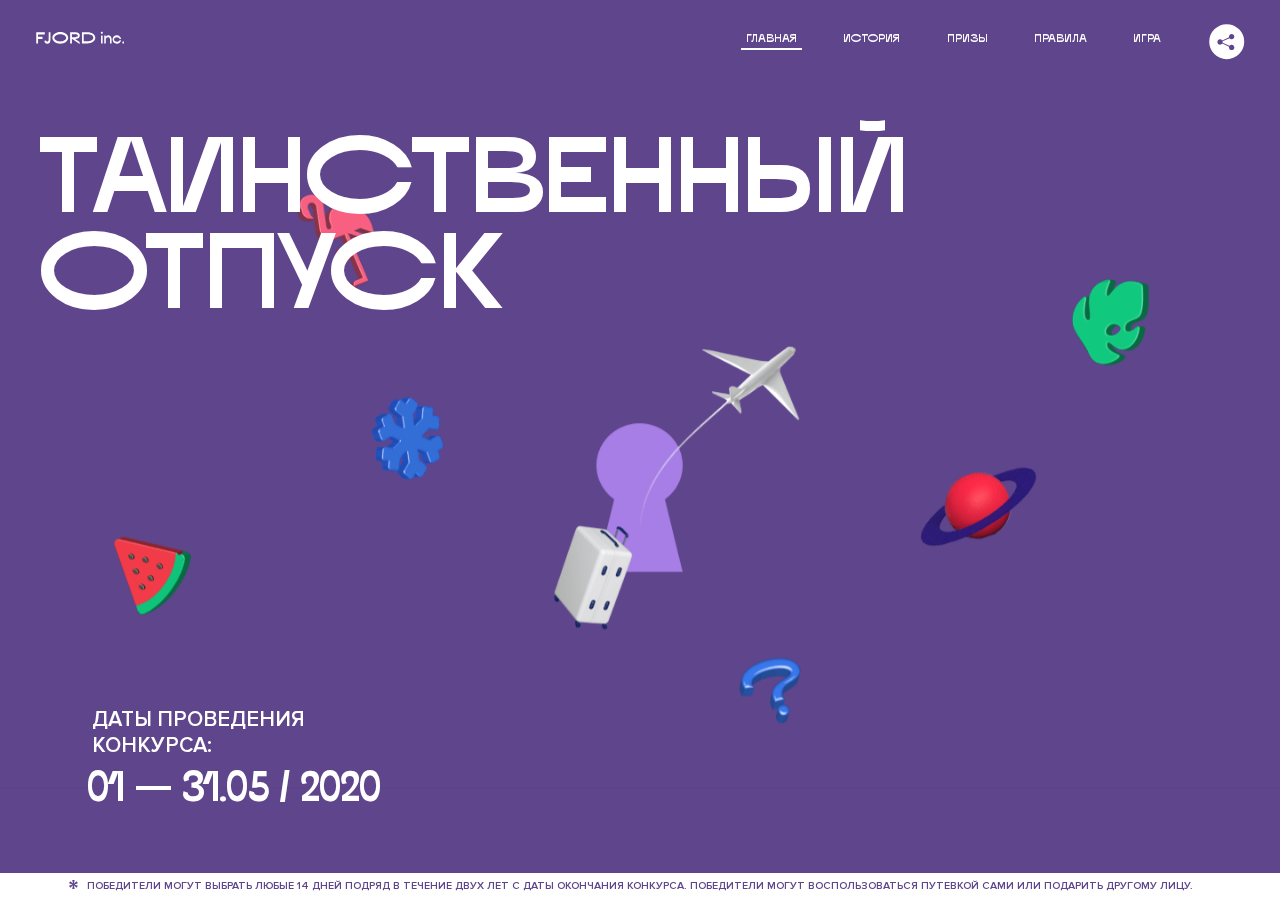
<file: 1/index.html>
<!DOCTYPE html>
<html lang="ru">
<head>
  <meta charset="UTF-8">
  <meta name="description" content="">
  <meta name="viewport" content="width=device-width, initial-scale=1.0">
  <meta http-equiv="X-UA-Compatible" content="ie=edge">
  <title>Mysterious Vacation</title>
  <link rel="stylesheet" href="css/style.min.css">
<link href="css/style.min.css" rel="stylesheet">  <base href="https://htmlacademy-animation.github.io/488939-magic-vacation-1/1/">
</head>
<body>

  <header class="page-header js-header">
    <div class="page-header__wrapper">
      <a href="#" class="page-header__logo" aria-label="Перейти на страницу FJORD.Inc">
        <svg width="100" height="15" viewBox="0 0 100 15" fill="none" xmlns="http://www.w3.org/2000/svg">
          <path d="M0.26 1.4V14H2.276V8.906H7.334V6.44H2.276V3.848H9.872V1.4H0.26ZM12.733 14.36C15.127 14.36 16.243 12.65 16.243 9.5V1.4H14.263V8.96C14.263 11.21 13.723 11.876 12.733 11.876C11.833 11.876 11.473 11.3 11.347 10.58L9.36702 10.94C9.63702 13.046 10.663 14.36 12.733 14.36ZM18.3918 7.7C18.3918 11.372 22.3878 14.36 27.3198 14.36C32.2518 14.36 36.2478 11.372 36.2478 7.7C36.2478 4.028 32.2518 1.04 27.3198 1.04C22.3878 1.04 18.3918 4.028 18.3918 7.7ZM20.6058 7.7C20.6058 5.378 23.6118 3.524 27.3198 3.524C30.9918 3.524 33.9798 5.378 33.9798 7.7C33.9798 10.004 30.9918 11.858 27.3198 11.858C23.6118 11.858 20.6058 10.004 20.6058 7.7ZM40.403 14V8.906H40.799L49.079 14.702V12.38L44.039 8.906H44.201C47.999 8.906 49.277 7.304 49.277 5.162C49.277 3.092 47.999 1.4 44.201 1.4H38.387V14H40.403ZM43.535 3.722C45.785 3.722 47.045 4.136 47.045 5.432C47.045 6.764 45.785 7.034 43.535 7.034H40.403V3.722H43.535ZM51.6936 1.382V14H57.8676C62.7456 14 66.7236 11.534 66.7236 7.7C66.7236 3.848 62.7456 1.382 57.8676 1.382H51.6936ZM53.7096 11.624V3.722H57.5436C61.5396 3.722 64.4916 5.018 64.4916 7.7C64.4916 10.238 61.5396 11.624 57.5436 11.624H53.7096ZM73.1832 14.018H74.9832V5H73.1832V14.018ZM72.9132 1.976C72.9132 2.57 73.3992 3.092 74.0832 3.092C74.7492 3.092 75.2352 2.57 75.2352 1.976C75.2352 1.382 74.7672 0.805999 74.0832 0.805999C73.3812 0.805999 72.9132 1.382 72.9132 1.976ZM76.7867 14H78.5687V9.104C78.7487 8.006 79.5947 6.962 81.0887 6.962C82.1147 6.962 83.2667 7.448 83.2667 9.554V14H85.0487V9.014C85.0487 6.152 83.2307 4.73 81.3587 4.73C79.9187 4.73 79.0727 5.558 78.5687 6.854V5H76.7867V14ZM90.9898 14.27C93.5098 14.27 95.3818 12.506 95.7238 10.328H94.0498C93.7258 11.3 92.6998 12.02 90.9898 12.02C88.8478 12.02 87.7678 10.922 87.7678 9.59C87.7678 8.24 88.8478 6.962 90.9898 6.962C92.7538 6.962 93.7978 7.844 94.0858 8.924H95.7418C95.4358 6.71 93.6178 4.73 90.9898 4.73C88.0918 4.73 86.1298 7.124 86.1298 9.59C86.1298 12.074 88.1278 14.27 90.9898 14.27ZM97.0693 12.938C97.0693 13.658 97.5553 14.144 98.2753 14.144C98.9953 14.144 99.4813 13.658 99.4813 12.938C99.4813 12.2 98.9953 11.714 98.2753 11.714C97.5553 11.714 97.0693 12.2 97.0693 12.938Z" fill="currentColor"></path>
        </svg>
      </a>
      <button class="page-header__toggler js-menu-toggler" type="button" aria-label="Управление мобильным меню"><span>Меню</span></button>
      <nav class="page-header__nav">
        <div class="page-header__menu js-menu" id="menu">
          <ul>
            <li>
              <a class="js-menu-link active" href="#top" data-href="top">главная</a>
            </li>
            <li>
              <a class="js-menu-link" href="#story" data-href="story">история</a>
            </li>
            <li>
              <a class="js-menu-link" href="#prizes" data-href="prizes">призы</a>
            </li>
            <li>
              <a class="js-menu-link" href="#rules" data-href="rules">правила</a>
            </li>
            <li>
              <a class="js-menu-link" href="#game" data-href="game">игра</a>
            </li>
          </ul>
        </div>
        <div class="page-header__social">
          <div class="social-block js-social-block">
            <button class="social-block__toggler" aria-label="Управлять блоком с социальными кнопками">
              <svg width="26" height="22" viewBox="0 0 27 22" fill="none" xmlns="http://www.w3.org/2000/svg">
                <path d="M19.6721 7.43664C21.6273 7.43664 23.213 5.85095 23.213 3.89566C23.213 1.94037 21.6273 0.354675 19.6721 0.354675C17.7168 0.354675 16.1311 1.94037 16.1311 3.89566C16.1311 4.19968 16.1728 4.49178 16.2458 4.77345L7.21751 8.95527C6.57519 8.05214 5.52303 7.46049 4.33078 7.46049C2.37549 7.46049 0.789795 9.04618 0.789795 11.0015C0.789795 12.9568 2.37549 14.5425 4.33078 14.5425C5.52303 14.5425 6.57668 13.9508 7.21751 13.0477L16.2458 17.2295C16.1743 17.5112 16.1311 17.8033 16.1311 18.1073C16.1311 20.0626 17.7168 21.6483 19.6721 21.6483C21.6273 21.6483 23.213 20.0626 23.213 18.1073C23.213 16.152 21.6273 14.5663 19.6721 14.5663C18.4798 14.5663 17.4262 15.158 16.7853 16.0611L7.75701 11.8793C7.82854 11.5976 7.87176 11.3055 7.87176 11.0015C7.87176 10.6974 7.83003 10.4053 7.75701 10.1237L16.7853 5.94186C17.4262 6.84499 18.4783 7.43664 19.6721 7.43664Z" fill="currentColor"></path>
              </svg>
            </button>
            <ul class="social-block__list js-social-list">
              <li>
                <a class="social-block__link social-block__link--fb" href="#" aria-label="Мы на Facebook">
                  <svg width="8" height="17" viewBox="0 0 8 17" fill="none" xmlns="http://www.w3.org/2000/svg">
                    <path d="M4.24646 16.9899H1.09275L1.05793 8.49828H0V5.30707H1.05793V3.81124C1.05793 1.42084 2.57654 0 5.21735 0H7.41758V3.18585H5.30841C4.28262 3.18585 4.2478 3.48582 4.2478 4.24914V5.30707H7.42964L7.16716 8.49828H4.2478V16.9899H4.24646Z" fill="currentColor"></path>
                  </svg>
                </a>
              </li>
              <li>
                <a class="social-block__link social-block__link--insta" href="#" aria-label="Мы в Instagram">
                  <svg width="15" height="15" viewBox="0 0 15 15" fill="none" xmlns="http://www.w3.org/2000/svg">
                    <path d="M11.0197 0H4.19806C2.14246 0 0.471191 1.66993 0.471191 3.72285V10.5499C0.471191 12.6082 2.14112 14.2727 4.19806 14.2727H11.0197C13.0753 14.2727 14.7466 12.6082 14.7466 10.5499V3.72285C14.7466 1.67127 13.0753 0 11.0197 0ZM11.0197 12.4849H4.19806C3.13076 12.4849 2.26432 11.6158 2.26432 10.5512V3.72419C2.26432 2.65956 3.13076 1.79715 4.19806 1.79715H11.0197C12.087 1.79715 12.9535 2.6609 12.9535 3.72419V10.5512C12.9535 11.6145 12.087 12.4849 11.0197 12.4849Z" fill="currentColor"></path>
                    <path d="M7.60887 3.11084C5.38989 3.11084 3.58203 4.9187 3.58203 7.14036C3.58203 9.35532 5.38989 11.1645 7.60887 11.1645C9.83053 11.1645 11.6357 9.35666 11.6357 7.14036C11.6357 4.9187 9.83053 3.11084 7.60887 3.11084ZM7.60887 9.36871C6.37551 9.36871 5.37784 8.37372 5.37784 7.14036C5.37784 5.90699 6.37551 4.90665 7.60887 4.90665C8.83822 4.90665 9.84259 5.90833 9.84259 7.14036C9.84392 8.37238 8.83822 9.36871 7.60887 9.36871Z" fill="currentColor"></path>
                    <path d="M11.3573 2.35962C10.8256 2.35962 10.3931 2.79752 10.3931 3.32381C10.3931 3.85546 10.8256 4.29336 11.3573 4.29336C11.8862 4.29336 12.3215 3.85546 12.3215 3.32381C12.3215 2.79752 11.8862 2.35962 11.3573 2.35962Z" fill="currentColor"></path>
                  </svg>
                </a>
              </li>
              <li>
                <a class="social-block__link social-block__link--vk" href="#" aria-label="Мы ВКонтакте">
                  <svg width="17" height="10" viewBox="0 0 17 10" fill="none" xmlns="http://www.w3.org/2000/svg">
                    <path d="M14.1234 4.9002C14.1234 4.9002 16.3623 1.72708 16.5866 0.680242C16.6595 0.312285 16.4947 0.103188 16.1069 0.103188C16.1069 0.103188 14.8193 0.103188 14.168 0.103188C13.7235 0.103188 13.5587 0.293278 13.4235 0.579768C13.4235 0.579768 12.3724 2.82553 11.0969 4.24712C10.6861 4.70333 10.4781 4.84318 10.2511 4.84318C10.0646 4.84318 9.98625 4.6911 9.98625 4.27834V0.649016C9.98625 0.147997 9.92545 0.00135496 9.5066 0.00135496H6.39628C6.15578 0.00135496 6.0085 0.134417 6.0085 0.324506C6.0085 0.801084 6.73406 0.908351 6.73406 2.20231V4.87305C6.73406 5.40529 6.70569 5.61575 6.45303 5.61575C5.78016 5.61575 4.19528 3.30618 3.30623 0.678887C3.12923 0.145282 2.93737 0 2.43475 0H0.486409C0.205373 0 0 0.190085 0 0.476576C0 0.991172 0.60666 3.40801 2.99277 6.64358C4.59927 8.8201 6.70569 10 8.60269 10C9.76196 10 10.0416 9.80312 10.0416 9.31432V7.63883C10.0416 7.22607 10.2065 7.04956 10.4429 7.04956C10.7078 7.04956 11.1847 7.13238 12.2805 8.22268C13.5843 9.47862 13.6762 10 14.3896 10H16.5676C16.7919 10 17 9.89273 17 9.52342C17 9.02919 16.3623 8.15343 15.384 7.10659C14.9801 6.56755 14.3302 5.98914 14.1248 5.72301C13.8275 5.40801 13.9154 5.23014 14.1234 4.9002Z" fill="currentColor"></path>
                  </svg>
                </a>
              </li>
            </ul>
          </div>
        </div>
      </nav>
    </div>
  </header>

  <main class="page-content">

    <section class="animation-screen"></section>

    <section class="screen screen--hidden screen--intro js-scrollspy" id="top">
      <div class="screen__wrapper">
        <div class="intro">
          <h1 class="intro__title">Таинственный отпуск</h1>
          <div class="intro__content">
            <div class="intro__info">
              <p class="intro__label">Даты проведения конкурса:</p>
              <p class="intro__date">01 — 31.05 / 2020</p>
            </div>
            <div class="intro__message">
              <p>
                Отгадай первым место назначения и&nbsp;отправься в&nbsp;путешествие в&nbsp;любое время или получи один из многочисленных призов
                <svg width="16" height="16" viewBox="0 0 10 10" fill="none" xmlns="http://www.w3.org/2000/svg">
                  <path d="M0 6.35337L3.90271 4.99012L0 3.64663L1.34615 1.32374L4.44287 4.01073L3.67364 0H6.34615L5.57692 4.01073L8.65385 1.32374L10 3.64663L6.13405 4.99012L10 6.35337L8.65385 8.65651L5.57692 5.98927L6.34615 10H3.67364L4.44287 5.96952L1.34615 8.65651L0 6.35337Z" fill="currentColor"></path>
                </svg>
              </p>
            </div>
          </div>
        </div>
      </div>
      <div class="screen__footer js-footer">
        <button class="screen__footer-enlarge js-footer-toggler" type="button" aria-label="Показать сообщение">
          <svg width="10" height="10" viewBox="0 0 10 10" fill="none" xmlns="http://www.w3.org/2000/svg">
            <path d="M0 6.35337L3.90271 4.99012L0 3.64663L1.34615 1.32374L4.44287 4.01073L3.67364 0H6.34615L5.57692 4.01073L8.65385 1.32374L10 3.64663L6.13405 4.99012L10 6.35337L8.65385 8.65651L5.57692 5.98927L6.34615 10H3.67364L4.44287 5.96952L1.34615 8.65651L0 6.35337Z" fill="currentColor"></path>
          </svg>
        </button>
        <button class="screen__footer-collapse js-footer-toggler" type="button" aria-label="Скрыть сообщение">
          <svg width="13" height="13" viewBox="0 0 13 13" fill="none" xmlns="http://www.w3.org/2000/svg">
            <line x1="12.3536" y1="0.353553" x2="0.738349" y2="11.9688" stroke="currentColor"></line>
            <line x1="0.738319" y1="0.539925" x2="12.3535" y2="12.1551" stroke="currentColor"></line>
          </svg>
        </button>
        <div class="screen__footer-wrapper">
          <div class="screen__footer-announce">
            <p class="screen__footer-label">Даты проведения конкурса:</p>
            <p class="screen__footer-date">01 — 31.05 / 2020</p>
          </div>
          <div class="screen__footer-note">
            <p>
              <svg width="10" height="10" viewBox="0 0 10 10" fill="none" xmlns="http://www.w3.org/2000/svg">
                <path d="M0 6.35337L3.90271 4.99012L0 3.64663L1.34615 1.32374L4.44287 4.01073L3.67364 0H6.34615L5.57692 4.01073L8.65385 1.32374L10 3.64663L6.13405 4.99012L10 6.35337L8.65385 8.65651L5.57692 5.98927L6.34615 10H3.67364L4.44287 5.96952L1.34615 8.65651L0 6.35337Z" fill="currentColor"></path>
              </svg>
              <span>Победители могут выбрать любые 14 дней подряд в&nbsp;течение двух лет с&nbsp;даты окончания конкурса. Победители могут воспользоваться путевкой сами или подарить другому лицу.</span>
            </p>
          </div>
        </div>
      </div>
    </section>

    <section class="screen screen--hidden screen--story js-scrollspy" id="story">

      <div class="slider swiper-container js-slider">

        <div class="swiper-wrapper">

          <div class="slider__item swiper-slide">
            <h2 class="slider__item-title">История</h2>
            <p class="slider__item-text">Джеймс Таргет был основателем компании &laquo;Fjord Inc.&raquo;. С&nbsp;1965 года &laquo;Fjord Inc.&raquo; прославилась надёжными и&nbsp;удобными чемоданами и&nbsp;аксессуарами для туристов.</p>
          </div>

          <div class="slider__item swiper-slide">
            <p class="slider__item-text">Когда Джеймсу было 7&nbsp;лет, в&nbsp;их&nbsp;доме гостил дядюшка и&nbsp;развлекал детей рассказами о&nbsp;своей поездке в&nbsp;место, показавшееся малышу Таргету невероятным. Тогда Джеймс решил, что однажды посетит его, но&nbsp;не&nbsp;будет рассказывать о&nbsp;мечте, пока не&nbsp;осуществит.</p>
          </div>

          <div class="slider__item swiper-slide">
            <p class="slider__item-text">Джеймс Таргет стал увлеченным путешественником. Он&nbsp;посетил 5&nbsp;континентов, 126&nbsp;стран.</p>
          </div>

          <div class="slider__item swiper-slide">
            <p class="slider__item-text">Он&nbsp;сплавлялся по&nbsp;Амазонке и&nbsp;погружался в&nbsp;пещеры Франции, медитировал в&nbsp;горах Тибета и&nbsp;пожимал руку вождя племени Акугауа.</p>
          </div>

          <div class="slider__item swiper-slide">
            <p class="slider__item-text">Из&nbsp;своих поездок Джеймс Таргет привозил идеи, как сделать свои чемоданы &laquo;Fjord Inc.&raquo; удобными и&nbsp;приспособленными к&nbsp;разным дорожным условиям.</p>
          </div>

          <div class="slider__item swiper-slide">
            <p class="slider__item-text">Всё это время Джеймс не&nbsp;оставлял идею поездки своей мечты. Однако, как только он&nbsp;брался за&nbsp;планирование, возникали препятствия, не&nbsp;позволяющие отправиться туда.</p>
          </div>

          <div class="slider__item swiper-slide">
            <p class="slider__item-text">В&nbsp;возрасте 67&nbsp;лет Джеймс Таргет попал под лавину и&nbsp;погиб. В&nbsp;своём завещании он&nbsp;поручил отправить в&nbsp;заветное путешествие трёх смельчаков, единых с&nbsp;ним духом.</p>
          </div>

          <div class="slider__item swiper-slide">
            <p class="slider__item-text">Тех, кто сможет узнать таинственное место, задавая вопросы специально обученному ИИ&nbsp;&laquo;Соне&raquo;, ждет фантастическое путешествие.</p>
          </div>
        </div>
        <div class="slider__controls">
          <button class="slider__control slider__control--prev js-control-prev" type="button" aria-label="Показать предыдущую историю">
            <svg width="12" height="22" viewBox="0 0 12 22" fill="none" xmlns="http://www.w3.org/2000/svg">
              <path d="M11 1L1 11L11 21" stroke="currentColor" stroke-width="2" stroke-linejoin="round"></path>
            </svg>
          </button>
          <button class="slider__control slider__control--next js-control-next" type="button" aria-label="Показать следующую историю">
            <svg width="12" height="22" viewBox="0 0 12 22" fill="none" xmlns="http://www.w3.org/2000/svg">
              <path d="M1 1L11 11L1 21" stroke="currentColor" stroke-width="2" stroke-linejoin="round"></path>
            </svg>
          </button>
        </div>
        <div class="slider__pagination swiper-pagination"></div>
      </div>
    </section>

    <section class="screen screen--hidden screen--prizes js-scrollspy" id="prizes">
      <div class="screen__wrapper">
        <div class="prizes">
          <h2 class="prizes__title">ПРизы</h2>
          <div class="prizes__lead">
            <p>Найди ответ и&nbsp;получи один из&nbsp;призов:</p>
          </div>
          <ul class="prizes__list">
            <li class="prizes__item prizes__item--journeys">
              <div class="prizes__icon">
                <picture>
                  <source srcset="img/prize1-mob.svg" media="(orientation: portrait)">
                  <img src="img/prize1.svg" alt="">
                </picture>
              </div>
              <p class="prizes__desc">
                <b>3</b>
                <span>загадочных путешествия</span>
              </p>
            </li>
            <li class="prizes__item prizes__item--cases">
              <div class="prizes__icon">
                <picture>
                  <source srcset="img/prize2-mob.svg" media="(orientation: portrait)">
                  <img src="img/prize2.svg" alt="">
                </picture>
              </div>
              <p class="prizes__desc">
                <b>7</b>
                <span>надежных чемоданов</span>
              </p>
            </li>
            <li class="prizes__item prizes__item--codes">
              <div class="prizes__icon">
                <picture>
                  <source srcset="img/prize3-mob.svg" media="(orientation: portrait)">
                  <img src="img/prize3.svg" alt="">
                </picture>
              </div>
              <p class="prizes__desc">
                <b>900</b>
                <span>
                  промокодов на&nbsp;скидку 15%
                  <svg width="10" height="10" viewBox="0 0 10 10" fill="none" xmlns="http://www.w3.org/2000/svg">
                    <path d="M0 6.35337L3.90271 4.99012L0 3.64663L1.34615 1.32374L4.44287 4.01073L3.67364 0H6.34615L5.57692 4.01073L8.65385 1.32374L10 3.64663L6.13405 4.99012L10 6.35337L8.65385 8.65651L5.57692 5.98927L6.34615 10H3.67364L4.44287 5.96952L1.34615 8.65651L0 6.35337Z" fill="currentColor"></path>
                  </svg>
                </span>
              </p>
            </li>
          </ul>
        </div>
      </div>
      <div class="screen__footer js-footer">
        <button class="screen__footer-enlarge js-footer-toggler" type="button" aria-label="Показать сообщение">
          <svg width="10" height="10" viewBox="0 0 10 10" fill="none" xmlns="http://www.w3.org/2000/svg">
            <path d="M0 6.35337L3.90271 4.99012L0 3.64663L1.34615 1.32374L4.44287 4.01073L3.67364 0H6.34615L5.57692 4.01073L8.65385 1.32374L10 3.64663L6.13405 4.99012L10 6.35337L8.65385 8.65651L5.57692 5.98927L6.34615 10H3.67364L4.44287 5.96952L1.34615 8.65651L0 6.35337Z" fill="currentColor"></path>
          </svg>
        </button>
        <button class="screen__footer-collapse js-footer-toggler" type="button" aria-label="Скрыть сообщение">
          <svg width="13" height="13" viewBox="0 0 13 13" fill="none" xmlns="http://www.w3.org/2000/svg">
            <line x1="12.3536" y1="0.353553" x2="0.738349" y2="11.9688" stroke="currentColor"></line>
            <line x1="0.738319" y1="0.539925" x2="12.3535" y2="12.1551" stroke="currentColor"></line>
          </svg>
        </button>
        <div class="screen__footer-wrapper">
          <div class="screen__footer-announce">
            <p class="screen__footer-label">Даты проведения конкурса:</p>
            <p class="screen__footer-date">01 — 31.05 / 2020</p>
          </div>
          <div class="screen__footer-note">
            <p>
              <svg width="10" height="10" viewBox="0 0 10 10" fill="none" xmlns="http://www.w3.org/2000/svg">
                <path d="M0 6.35337L3.90271 4.99012L0 3.64663L1.34615 1.32374L4.44287 4.01073L3.67364 0H6.34615L5.57692 4.01073L8.65385 1.32374L10 3.64663L6.13405 4.99012L10 6.35337L8.65385 8.65651L5.57692 5.98927L6.34615 10H3.67364L4.44287 5.96952L1.34615 8.65651L0 6.35337Z" fill="currentColor"></path>
              </svg>
              <span>Скидка&nbsp;15% на&nbsp;единоразовое приобретение путёвки с&nbsp;1&nbsp;июня 2020 по&nbsp;31&nbsp;мая 2022&nbsp;года. Суммируется с&nbsp;другими акциями</span>
            </p>
          </div>
        </div>
      </div>
    </section>

    <section class="screen screen--hidden screen--rules js-scrollspy" id="rules">
      <div class="screen__wrapper">
        <div class="rules">
          <h2 class="rules__title">Правила</h2>
          <div class="rules__lead">
            <p>Для того чтобы получить наследство Джеймса Таргета, тебе нужно выведать у&nbsp;&laquo;Сони&raquo;, куда предстоит отправиться тебе в&nbsp;случае победы</p>
          </div>
          <ol class="rules__list">
            <li class="rules__item">
              <p>Тебе отводится <br>5&nbsp;минут</p>
            </li>
            <li class="rules__item">
              <p>Задавай любые вопросы в&nbsp;текстовом поле</p>
            </li>
            <li class="rules__item">
              <p>Нажимай кнопку &laquo;Узнать&raquo;, чтобы получить ответ</p>
            </li>
            <li class="rules__item">
              <p>&laquo;Соня&raquo; может отвечать только&nbsp;Да или Нет</p>
            </li>
          </ol>
          <a href="#game" class="rules__link btn">Погнали!</a>
        </div>
      </div>
      <div class="screen__disclaimer">
        <div class="disclaimer">
          <ul>
            <li>
              <a href="#">Правовая информация</a>
            </li>
            <li>
              <a href="#">Подробные правила</a>
            </li>
          </ul>
        </div>
      </div>
    </section>

    <section class="screen screen--hidden screen--game js-scrollspy" id="game">
      <div class="screen__wrapper">
        <div class="game">
          <div class="game__header">
            <h2 class="game__title">Игра</h2>
            <div class="game__counter">
              <span>05</span>:<span>00</span>
            </div>
          </div>
          <div class="game__body">
            <div class="chat">
              <div class="chat__body js-chat">
                <ul class="chat__list" id="messages"></ul>
              </div>
              <div class="chat__footer">
                <form action="#" method="post" class="form" id="message-form">
                  <label for="message-field" class="visually-hidden">Поле для ввода вопроса</label>
                  <p class="form__wrap">
                    <input type="text" class="form__field" id="message-field">
                  </p>
                  <button class="form__button btn">
                    Узнать
                    <svg width="18" height="19" viewBox="0 0 18 19" fill="none" xmlns="http://www.w3.org/2000/svg">
                      <path stroke="currentColor" stroke-width="2" d="M9 19V1"></path>
                      <path d="M1 9l8-8 8 8" stroke="currentColor" stroke-width="2" stroke-linejoin="round"></path>
                    </svg>
                  </button>
                </form>
              </div>
            </div>
          </div>
          <!-- временные кнопки для показа результата -->
          <div class="game__buttons">
            <button class="game__button btn js-show-result" type="button" data-target="result">Положительный результат</button>
            <button class="game__button btn js-show-result" type="button" data-target="result2">Положительный результат - 2</button>
            <button class="game__button btn js-show-result" type="button" data-target="result3">Отрицательный результат</button>
          </div>
        </div>
      </div>
    </section>

    <section class="screen screen--hidden screen--result" id="result">
      <div class="screen__wrapper">
        <div class="result result--trip">
          <div class="result__image">
            <picture>
              <source srcset="img/result1-mob.png 1x, img/result1-mob@2x.png 2x" media="(max-width: 768px) and (orientation: portrait)">
              <img src="img/result1.png" srcset="img/result1@2x.png 2x" alt="">
            </picture>
          </div>
          <h2 class="result__title">
            <span class="visually-hidden">ПОбеда!</span>
            <svg xmlns="http://www.w3.org/2000/svg" viewBox="0 0 568.85 109.24">
              <path d="M16,24.44V92H2.6V8H75V92H61.52V24.44H16Z" transform="translate(-2.1 -1.5)" fill="none" stroke="currentColor"></path>
              <path d="M148.76,5.6c32.88,0,59.52,19.92,59.52,44.4s-26.64,44.4-59.52,44.4S89.24,74.48,89.24,50,115.88,5.6,148.76,5.6Zm0,72.12c24.48,0,44.4-12.36,44.4-27.72s-19.92-27.84-44.4-27.84C124,22.16,104,34.52,104,50S124,77.72,148.76,77.72Z" transform="translate(-2.1 -1.5)" fill="none" stroke="currentColor"></path>
              <path d="M287.36,8V24.44H236v14.4h25.32c25.44,0,34,11.16,34,26.52,0,15.6-8.52,26.64-34,26.64H222.56V8h64.8ZM256.88,76.52c15.12,0,23.52-2,23.52-11.52S272,54.44,256.88,54.44H236V76.52h20.88Z" transform="translate(-2.1 -1.5)" fill="none" stroke="currentColor"></path>
              <path d="M371.47,8V24.44H320.84V41.6h33.6V58h-33.6V75.56h50.64V92H307.4V8h64.08Z" transform="translate(-2.1 -1.5)" fill="none" stroke="currentColor"></path>
              <path d="M382.39,110.24V75.56h7.44c4.56-4.68,7.8-18.36,8.76-56L399,8h48.6V75.56h10v34.68H442.87V92H397v18.24H382.39Zm51.72-34.68V24.44H411.55v3.12c-0.48,22.44-3.24,37.68-7.2,48h29.76Z" transform="translate(-2.1 -1.5)" fill="none" stroke="currentColor"></path>
              <path d="M463.75,92l28-84h27.12l28.08,84H533.47l-7.8-23.52h-37.8L480.07,92H463.75Zm56.64-40L507,11.84,493.51,52h26.88Z" transform="translate(-2.1 -1.5)" fill="none" stroke="currentColor"></path>
              <path d="M554.12,70.4L555.55,2H569l1.44,68.4H554.12Zm8.28,6.36c4.8,0,8,3.24,8,8.16a8,8,0,1,1-16.08,0C554.35,80,557.59,76.76,562.39,76.76Z" transform="translate(-2.1 -1.5)" fill="none" stroke="currentColor"></path>
            </svg>
          </h2>
          <div class="result__text">
            <p>ты&nbsp;отправляешься в&nbsp;Арктику!</p>
          </div>
          <div class="result__form">
            <form action="#" method="post" class="form form--result">
              <label for="email-field" class="form__label">зарегистрируй результат</label>
              <input type="email" class="form__field" id="email-field" placeholder="e-mail для регистации результата и получения приза" required="">
              <button class="form__button btn">
                отправить
                <svg width="18" height="19" viewBox="0 0 18 19" fill="none" xmlns="http://www.w3.org/2000/svg">
                  <path stroke="currentColor" stroke-width="2" d="M9 19V1"></path>
                  <path d="M1 9l8-8 8 8" stroke="currentColor" stroke-width="2" stroke-linejoin="round"></path>
                </svg>
              </button>
            </form>
          </div>
        </div>
      </div>
    </section>

    <section class="screen screen--hidden screen--result" id="result2">
      <div class="screen__wrapper">
        <div class="result result--prize">
          <div class="result__image">
            <picture>
              <source srcset="img/result2-mob.png 1x, img/result2-mob@2x.png 2x" media="(max-width: 768px) and (orientation: portrait)">
              <img src="img/result2.png" srcset="img/result2@2x.png 2x" alt="">
            </picture>
          </div>
          <h2 class="result__title">
            <span class="visually-hidden">ПОбеда!</span>
            <svg xmlns="http://www.w3.org/2000/svg" viewBox="0 0 568.85 109.24">
              <path d="M16,24.44V92H2.6V8H75V92H61.52V24.44H16Z" transform="translate(-2.1 -1.5)" fill="none" stroke="currentColor"></path>
              <path d="M148.76,5.6c32.88,0,59.52,19.92,59.52,44.4s-26.64,44.4-59.52,44.4S89.24,74.48,89.24,50,115.88,5.6,148.76,5.6Zm0,72.12c24.48,0,44.4-12.36,44.4-27.72s-19.92-27.84-44.4-27.84C124,22.16,104,34.52,104,50S124,77.72,148.76,77.72Z" transform="translate(-2.1 -1.5)" fill="none" stroke="currentColor"></path>
              <path d="M287.36,8V24.44H236v14.4h25.32c25.44,0,34,11.16,34,26.52,0,15.6-8.52,26.64-34,26.64H222.56V8h64.8ZM256.88,76.52c15.12,0,23.52-2,23.52-11.52S272,54.44,256.88,54.44H236V76.52h20.88Z" transform="translate(-2.1 -1.5)" fill="none" stroke="currentColor"></path>
              <path d="M371.47,8V24.44H320.84V41.6h33.6V58h-33.6V75.56h50.64V92H307.4V8h64.08Z" transform="translate(-2.1 -1.5)" fill="none" stroke="currentColor"></path>
              <path d="M382.39,110.24V75.56h7.44c4.56-4.68,7.8-18.36,8.76-56L399,8h48.6V75.56h10v34.68H442.87V92H397v18.24H382.39Zm51.72-34.68V24.44H411.55v3.12c-0.48,22.44-3.24,37.68-7.2,48h29.76Z" transform="translate(-2.1 -1.5)" fill="none" stroke="currentColor"></path>
              <path d="M463.75,92l28-84h27.12l28.08,84H533.47l-7.8-23.52h-37.8L480.07,92H463.75Zm56.64-40L507,11.84,493.51,52h26.88Z" transform="translate(-2.1 -1.5)" fill="none" stroke="currentColor"></path>
              <path d="M554.12,70.4L555.55,2H569l1.44,68.4H554.12Zm8.28,6.36c4.8,0,8,3.24,8,8.16a8,8,0,1,1-16.08,0C554.35,80,557.59,76.76,562.39,76.76Z" transform="translate(-2.1 -1.5)" fill="none" stroke="currentColor"></path>
            </svg>
          </h2>
          <div class="result__text">
            <p>чемодан &laquo;Fjord&nbsp;Inc.&raquo;&nbsp;твой</p>
          </div>
          <div class="result__form">
            <form action="#" method="post" class="form form--result">
              <label for="email-field2" class="form__label">зарегистрируй результат</label>
              <input type="email" class="form__field" id="email-field2" placeholder="e-mail для регистации результата и получения приза" required="">
              <button class="form__button btn">
                отправить
                <svg width="18" height="19" viewBox="0 0 18 19" fill="none" xmlns="http://www.w3.org/2000/svg">
                  <path stroke="currentColor" stroke-width="2" d="M9 19V1"></path>
                  <path d="M1 9l8-8 8 8" stroke="currentColor" stroke-width="2" stroke-linejoin="round"></path>
                </svg>
              </button>
            </form>
          </div>
        </div>
      </div>
    </section>

    <section class="screen screen--hidden screen--result" id="result3">
      <div class="screen__wrapper">
        <div class="result result--negative">
          <div class="result__image">
            <picture>
              <source srcset="img/result3-mob.png 1x, img/result3-mob@2x.png 2x" media="(max-width: 768px) and (orientation: portrait)">
              <img src="img/result3.png" srcset="img/result3@2x.png 2x" alt="">
            </picture>
          </div>
          <h2 class="result__title">
            <span class="visually-hidden">Не угадал!</span>
            <svg xmlns="http://www.w3.org/2000/svg" viewBox="0 0 660.77 109.24">
              <path d="M2.66,92V8H16.1V42.2H53.3V8H66.74V92H53.3V58.64H16.1V92H2.66Z" transform="translate(-2.16 -1.5)" fill="none" stroke="currentColor"></path>
              <path d="M147.62,8V24.44H97V41.6h33.6V58H97V75.56h50.64V92H83.54V8h64.08Z" transform="translate(-2.16 -1.5)" fill="none" stroke="currentColor"></path>
              <path d="M199.22,8l20.52,42.36L235.34,8h16.44l-31,84H204.38l9.48-25.92L185.78,8h13.44Z" transform="translate(-2.16 -1.5)" fill="none" stroke="currentColor"></path>
              <path d="M273.74,24.44V92H260.3V8h50.16V24.44H273.74Z" transform="translate(-2.16 -1.5)" fill="none" stroke="currentColor"></path>
              <path d="M307.1,92l28-84h27.12l28.08,84H376.82L369,68.48h-37.8L323.42,92H307.1Zm56.64-40L350.3,11.84,336.86,52h26.88Z" transform="translate(-2.16 -1.5)" fill="none" stroke="currentColor"></path>
              <path d="M396.38,110.24V75.56h7.44c4.56-4.68,7.8-18.36,8.76-56L412.94,8h48.6V75.56h10v34.68H456.86V92H411v18.24H396.38ZM448.1,75.56V24.44H425.54v3.12c-0.48,22.44-3.24,37.68-7.2,48H448.1Z" transform="translate(-2.16 -1.5)" fill="none" stroke="currentColor"></path>
              <path d="M477.74,92l28-84h27.12L560.9,92H547.46l-7.8-23.52h-37.8L494.06,92H477.74Zm56.64-40-13.44-40.2L507.5,52h26.88Z" transform="translate(-2.16 -1.5)" fill="none" stroke="currentColor"></path>
              <path d="M568.7,76.88a13.77,13.77,0,0,0,5,1c6.6,0,10.44-6.24,12-58.32L586.22,8h46.2V92H619V24.44H598.82l-0.12,3.12C597.14,81,589,94.4,573.74,94.4a28.55,28.55,0,0,1-6.72-.84Z" transform="translate(-2.16 -1.5)" fill="none" stroke="currentColor"></path>
              <path d="M646.1,70.4L647.54,2H661l1.44,68.4H646.1Zm8.28,6.36c4.8,0,8,3.24,8,8.16a8,8,0,0,1-16.08,0C646.34,80,649.58,76.76,654.38,76.76Z" transform="translate(-2.16 -1.5)" fill="none" stroke="currentColor"></path>
            </svg>
          </h2>
          <button class="result__button js-play" type="button">
            не сдавайся!
            <span>
              <svg width="27" height="22" viewBox="0 0 27 22" fill="none" xmlns="http://www.w3.org/2000/svg">
                <path d="M10.6899 1.47998C5.42992 1.47998 1.16992 5.73998 1.16992 11C1.16992 16.26 5.42992 20.52 10.6899 20.52C15.9499 20.52 20.2099 16.26 20.2099 11V7.13998" stroke="currentColor" stroke-width="2" stroke-miterlimit="10"></path>
                <path d="M15.1099 12.5099L20.1499 7.13989L25.3099 12.6299" stroke="currentColor" stroke-width="2" stroke-miterlimit="10" stroke-linejoin="round"></path>
              </svg>
            </span>
          </button>
        </div>
      </div>
    </section>

  </main>

<script src="js/script.js"></script></body>
</html>
</file>
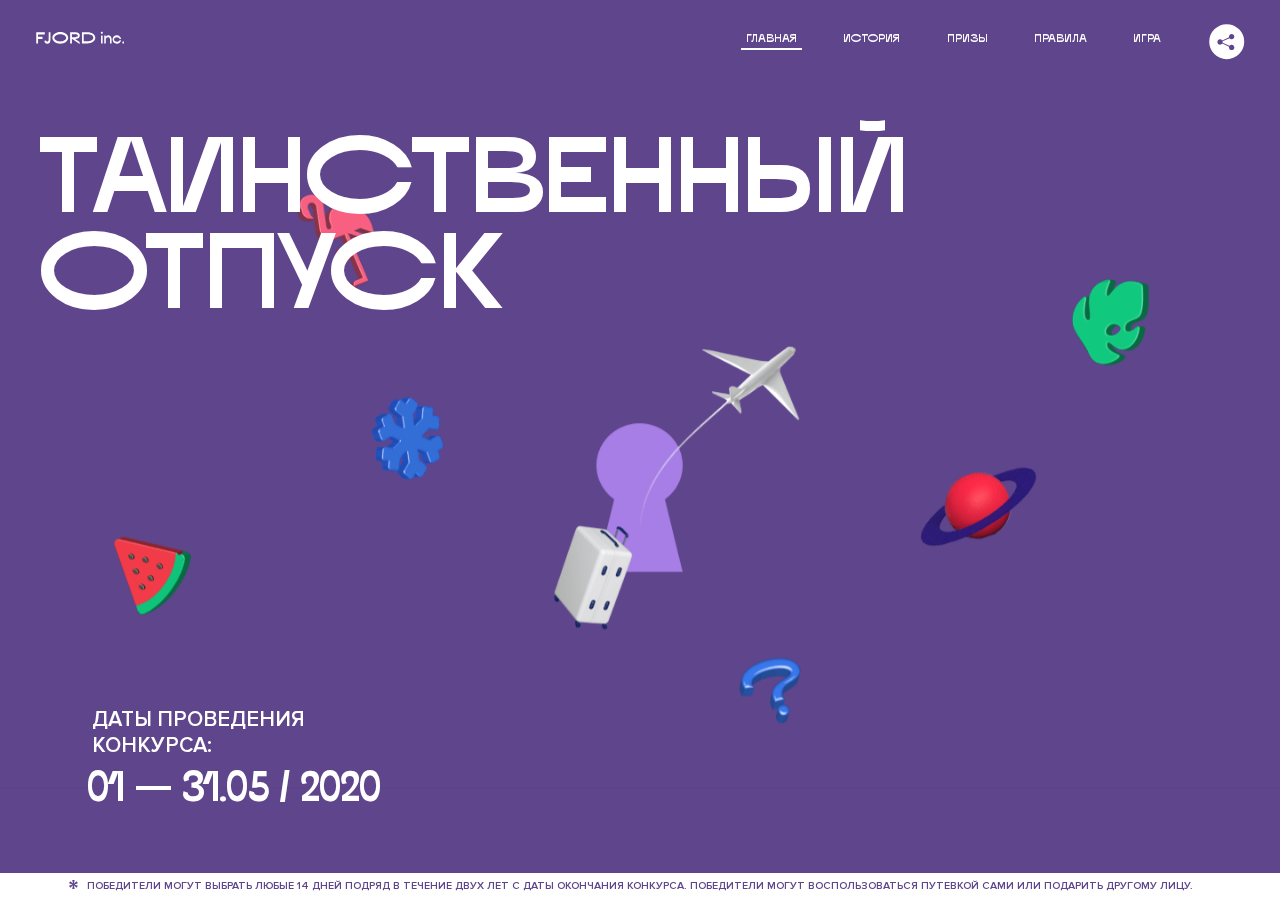
<file: 2/index.html>
<!DOCTYPE html>
<html lang="ru">
<head>
  <meta charset="UTF-8">
  <meta name="description" content="">
  <meta name="viewport" content="width=device-width, initial-scale=1.0">
  <meta http-equiv="X-UA-Compatible" content="ie=edge">
  <title>Mysterious Vacation</title>
  <link rel="stylesheet" href="css/style.min.css">
<link href="css/style.min.css" rel="stylesheet">  <base href="https://htmlacademy-animation.github.io/488939-magic-vacation-1/2/">
</head>
<body>

  <header class="page-header js-header">
    <div class="page-header__wrapper">
      <a href="#" class="page-header__logo" aria-label="Перейти на страницу FJORD.Inc">
        <svg width="100" height="15" viewBox="0 0 100 15" fill="none" xmlns="http://www.w3.org/2000/svg">
          <path d="M0.26 1.4V14H2.276V8.906H7.334V6.44H2.276V3.848H9.872V1.4H0.26ZM12.733 14.36C15.127 14.36 16.243 12.65 16.243 9.5V1.4H14.263V8.96C14.263 11.21 13.723 11.876 12.733 11.876C11.833 11.876 11.473 11.3 11.347 10.58L9.36702 10.94C9.63702 13.046 10.663 14.36 12.733 14.36ZM18.3918 7.7C18.3918 11.372 22.3878 14.36 27.3198 14.36C32.2518 14.36 36.2478 11.372 36.2478 7.7C36.2478 4.028 32.2518 1.04 27.3198 1.04C22.3878 1.04 18.3918 4.028 18.3918 7.7ZM20.6058 7.7C20.6058 5.378 23.6118 3.524 27.3198 3.524C30.9918 3.524 33.9798 5.378 33.9798 7.7C33.9798 10.004 30.9918 11.858 27.3198 11.858C23.6118 11.858 20.6058 10.004 20.6058 7.7ZM40.403 14V8.906H40.799L49.079 14.702V12.38L44.039 8.906H44.201C47.999 8.906 49.277 7.304 49.277 5.162C49.277 3.092 47.999 1.4 44.201 1.4H38.387V14H40.403ZM43.535 3.722C45.785 3.722 47.045 4.136 47.045 5.432C47.045 6.764 45.785 7.034 43.535 7.034H40.403V3.722H43.535ZM51.6936 1.382V14H57.8676C62.7456 14 66.7236 11.534 66.7236 7.7C66.7236 3.848 62.7456 1.382 57.8676 1.382H51.6936ZM53.7096 11.624V3.722H57.5436C61.5396 3.722 64.4916 5.018 64.4916 7.7C64.4916 10.238 61.5396 11.624 57.5436 11.624H53.7096ZM73.1832 14.018H74.9832V5H73.1832V14.018ZM72.9132 1.976C72.9132 2.57 73.3992 3.092 74.0832 3.092C74.7492 3.092 75.2352 2.57 75.2352 1.976C75.2352 1.382 74.7672 0.805999 74.0832 0.805999C73.3812 0.805999 72.9132 1.382 72.9132 1.976ZM76.7867 14H78.5687V9.104C78.7487 8.006 79.5947 6.962 81.0887 6.962C82.1147 6.962 83.2667 7.448 83.2667 9.554V14H85.0487V9.014C85.0487 6.152 83.2307 4.73 81.3587 4.73C79.9187 4.73 79.0727 5.558 78.5687 6.854V5H76.7867V14ZM90.9898 14.27C93.5098 14.27 95.3818 12.506 95.7238 10.328H94.0498C93.7258 11.3 92.6998 12.02 90.9898 12.02C88.8478 12.02 87.7678 10.922 87.7678 9.59C87.7678 8.24 88.8478 6.962 90.9898 6.962C92.7538 6.962 93.7978 7.844 94.0858 8.924H95.7418C95.4358 6.71 93.6178 4.73 90.9898 4.73C88.0918 4.73 86.1298 7.124 86.1298 9.59C86.1298 12.074 88.1278 14.27 90.9898 14.27ZM97.0693 12.938C97.0693 13.658 97.5553 14.144 98.2753 14.144C98.9953 14.144 99.4813 13.658 99.4813 12.938C99.4813 12.2 98.9953 11.714 98.2753 11.714C97.5553 11.714 97.0693 12.2 97.0693 12.938Z" fill="currentColor"></path>
        </svg>
      </a>
      <button class="page-header__toggler js-menu-toggler" type="button" aria-label="Управление мобильным меню"><span>Меню</span></button>
      <nav class="page-header__nav">
        <div class="page-header__menu js-menu" id="menu">
          <ul>
            <li>
              <a class="js-menu-link active" href="#top" data-href="top">главная</a>
            </li>
            <li>
              <a class="js-menu-link" href="#story" data-href="story">история</a>
            </li>
            <li>
              <a class="js-menu-link" href="#prizes" data-href="prizes">призы</a>
            </li>
            <li>
              <a class="js-menu-link" href="#rules" data-href="rules">правила</a>
            </li>
            <li>
              <a class="js-menu-link" href="#game" data-href="game">игра</a>
            </li>
          </ul>
        </div>
        <div class="page-header__social">
          <div class="social-block js-social-block">
            <button class="social-block__toggler" aria-label="Управлять блоком с социальными кнопками">
              <svg width="26" height="22" viewBox="0 0 27 22" fill="none" xmlns="http://www.w3.org/2000/svg">
                <path d="M19.6721 7.43664C21.6273 7.43664 23.213 5.85095 23.213 3.89566C23.213 1.94037 21.6273 0.354675 19.6721 0.354675C17.7168 0.354675 16.1311 1.94037 16.1311 3.89566C16.1311 4.19968 16.1728 4.49178 16.2458 4.77345L7.21751 8.95527C6.57519 8.05214 5.52303 7.46049 4.33078 7.46049C2.37549 7.46049 0.789795 9.04618 0.789795 11.0015C0.789795 12.9568 2.37549 14.5425 4.33078 14.5425C5.52303 14.5425 6.57668 13.9508 7.21751 13.0477L16.2458 17.2295C16.1743 17.5112 16.1311 17.8033 16.1311 18.1073C16.1311 20.0626 17.7168 21.6483 19.6721 21.6483C21.6273 21.6483 23.213 20.0626 23.213 18.1073C23.213 16.152 21.6273 14.5663 19.6721 14.5663C18.4798 14.5663 17.4262 15.158 16.7853 16.0611L7.75701 11.8793C7.82854 11.5976 7.87176 11.3055 7.87176 11.0015C7.87176 10.6974 7.83003 10.4053 7.75701 10.1237L16.7853 5.94186C17.4262 6.84499 18.4783 7.43664 19.6721 7.43664Z" fill="currentColor"></path>
              </svg>
            </button>
            <ul class="social-block__list js-social-list">
              <li>
                <a class="social-block__link social-block__link--fb" href="#" aria-label="Мы на Facebook">
                  <svg width="8" height="17" viewBox="0 0 8 17" fill="none" xmlns="http://www.w3.org/2000/svg">
                    <path d="M4.24646 16.9899H1.09275L1.05793 8.49828H0V5.30707H1.05793V3.81124C1.05793 1.42084 2.57654 0 5.21735 0H7.41758V3.18585H5.30841C4.28262 3.18585 4.2478 3.48582 4.2478 4.24914V5.30707H7.42964L7.16716 8.49828H4.2478V16.9899H4.24646Z" fill="currentColor"></path>
                  </svg>
                </a>
              </li>
              <li>
                <a class="social-block__link social-block__link--insta" href="#" aria-label="Мы в Instagram">
                  <svg width="15" height="15" viewBox="0 0 15 15" fill="none" xmlns="http://www.w3.org/2000/svg">
                    <path d="M11.0197 0H4.19806C2.14246 0 0.471191 1.66993 0.471191 3.72285V10.5499C0.471191 12.6082 2.14112 14.2727 4.19806 14.2727H11.0197C13.0753 14.2727 14.7466 12.6082 14.7466 10.5499V3.72285C14.7466 1.67127 13.0753 0 11.0197 0ZM11.0197 12.4849H4.19806C3.13076 12.4849 2.26432 11.6158 2.26432 10.5512V3.72419C2.26432 2.65956 3.13076 1.79715 4.19806 1.79715H11.0197C12.087 1.79715 12.9535 2.6609 12.9535 3.72419V10.5512C12.9535 11.6145 12.087 12.4849 11.0197 12.4849Z" fill="currentColor"></path>
                    <path d="M7.60887 3.11084C5.38989 3.11084 3.58203 4.9187 3.58203 7.14036C3.58203 9.35532 5.38989 11.1645 7.60887 11.1645C9.83053 11.1645 11.6357 9.35666 11.6357 7.14036C11.6357 4.9187 9.83053 3.11084 7.60887 3.11084ZM7.60887 9.36871C6.37551 9.36871 5.37784 8.37372 5.37784 7.14036C5.37784 5.90699 6.37551 4.90665 7.60887 4.90665C8.83822 4.90665 9.84259 5.90833 9.84259 7.14036C9.84392 8.37238 8.83822 9.36871 7.60887 9.36871Z" fill="currentColor"></path>
                    <path d="M11.3573 2.35962C10.8256 2.35962 10.3931 2.79752 10.3931 3.32381C10.3931 3.85546 10.8256 4.29336 11.3573 4.29336C11.8862 4.29336 12.3215 3.85546 12.3215 3.32381C12.3215 2.79752 11.8862 2.35962 11.3573 2.35962Z" fill="currentColor"></path>
                  </svg>
                </a>
              </li>
              <li>
                <a class="social-block__link social-block__link--vk" href="#" aria-label="Мы ВКонтакте">
                  <svg width="17" height="10" viewBox="0 0 17 10" fill="none" xmlns="http://www.w3.org/2000/svg">
                    <path d="M14.1234 4.9002C14.1234 4.9002 16.3623 1.72708 16.5866 0.680242C16.6595 0.312285 16.4947 0.103188 16.1069 0.103188C16.1069 0.103188 14.8193 0.103188 14.168 0.103188C13.7235 0.103188 13.5587 0.293278 13.4235 0.579768C13.4235 0.579768 12.3724 2.82553 11.0969 4.24712C10.6861 4.70333 10.4781 4.84318 10.2511 4.84318C10.0646 4.84318 9.98625 4.6911 9.98625 4.27834V0.649016C9.98625 0.147997 9.92545 0.00135496 9.5066 0.00135496H6.39628C6.15578 0.00135496 6.0085 0.134417 6.0085 0.324506C6.0085 0.801084 6.73406 0.908351 6.73406 2.20231V4.87305C6.73406 5.40529 6.70569 5.61575 6.45303 5.61575C5.78016 5.61575 4.19528 3.30618 3.30623 0.678887C3.12923 0.145282 2.93737 0 2.43475 0H0.486409C0.205373 0 0 0.190085 0 0.476576C0 0.991172 0.60666 3.40801 2.99277 6.64358C4.59927 8.8201 6.70569 10 8.60269 10C9.76196 10 10.0416 9.80312 10.0416 9.31432V7.63883C10.0416 7.22607 10.2065 7.04956 10.4429 7.04956C10.7078 7.04956 11.1847 7.13238 12.2805 8.22268C13.5843 9.47862 13.6762 10 14.3896 10H16.5676C16.7919 10 17 9.89273 17 9.52342C17 9.02919 16.3623 8.15343 15.384 7.10659C14.9801 6.56755 14.3302 5.98914 14.1248 5.72301C13.8275 5.40801 13.9154 5.23014 14.1234 4.9002Z" fill="currentColor"></path>
                  </svg>
                </a>
              </li>
            </ul>
          </div>
        </div>
      </nav>
    </div>
  </header>

  <main class="page-content">

    <section class="animation-screen"></section>

    <section class="screen screen--hidden screen--intro js-scrollspy" id="top">
      <div class="screen__wrapper">
        <div class="intro">
          <h1 class="intro__title">Таинственный отпуск</h1>
          <div class="intro__content">
            <div class="intro__info">
              <p class="intro__label">Даты проведения конкурса:</p>
              <p class="intro__date">01 — 31.05 / 2020</p>
            </div>
            <div class="intro__message">
              <p>
                Отгадай первым место назначения и&nbsp;отправься в&nbsp;путешествие в&nbsp;любое время или получи один из многочисленных призов
                <svg width="16" height="16" viewBox="0 0 10 10" fill="none" xmlns="http://www.w3.org/2000/svg">
                  <path d="M0 6.35337L3.90271 4.99012L0 3.64663L1.34615 1.32374L4.44287 4.01073L3.67364 0H6.34615L5.57692 4.01073L8.65385 1.32374L10 3.64663L6.13405 4.99012L10 6.35337L8.65385 8.65651L5.57692 5.98927L6.34615 10H3.67364L4.44287 5.96952L1.34615 8.65651L0 6.35337Z" fill="currentColor"></path>
                </svg>
              </p>
            </div>
          </div>
        </div>
      </div>
      <div class="screen__footer js-footer">
        <button class="screen__footer-enlarge js-footer-toggler" type="button" aria-label="Показать сообщение">
          <svg width="10" height="10" viewBox="0 0 10 10" fill="none" xmlns="http://www.w3.org/2000/svg">
            <path d="M0 6.35337L3.90271 4.99012L0 3.64663L1.34615 1.32374L4.44287 4.01073L3.67364 0H6.34615L5.57692 4.01073L8.65385 1.32374L10 3.64663L6.13405 4.99012L10 6.35337L8.65385 8.65651L5.57692 5.98927L6.34615 10H3.67364L4.44287 5.96952L1.34615 8.65651L0 6.35337Z" fill="currentColor"></path>
          </svg>
        </button>
        <button class="screen__footer-collapse js-footer-toggler" type="button" aria-label="Скрыть сообщение">
          <svg width="13" height="13" viewBox="0 0 13 13" fill="none" xmlns="http://www.w3.org/2000/svg">
            <line x1="12.3536" y1="0.353553" x2="0.738349" y2="11.9688" stroke="currentColor"></line>
            <line x1="0.738319" y1="0.539925" x2="12.3535" y2="12.1551" stroke="currentColor"></line>
          </svg>
        </button>
        <div class="screen__footer-wrapper">
          <div class="screen__footer-announce">
            <p class="screen__footer-label">Даты проведения конкурса:</p>
            <p class="screen__footer-date">01 — 31.05 / 2020</p>
          </div>
          <div class="screen__footer-note">
            <p>
              <svg width="10" height="10" viewBox="0 0 10 10" fill="none" xmlns="http://www.w3.org/2000/svg">
                <path d="M0 6.35337L3.90271 4.99012L0 3.64663L1.34615 1.32374L4.44287 4.01073L3.67364 0H6.34615L5.57692 4.01073L8.65385 1.32374L10 3.64663L6.13405 4.99012L10 6.35337L8.65385 8.65651L5.57692 5.98927L6.34615 10H3.67364L4.44287 5.96952L1.34615 8.65651L0 6.35337Z" fill="currentColor"></path>
              </svg>
              <span>Победители могут выбрать любые 14 дней подряд в&nbsp;течение двух лет с&nbsp;даты окончания конкурса. Победители могут воспользоваться путевкой сами или подарить другому лицу.</span>
            </p>
          </div>
        </div>
      </div>
    </section>

    <section class="screen screen--hidden screen--story js-scrollspy" id="story">

      <div class="slider swiper-container js-slider">

        <div class="swiper-wrapper">

          <div class="slider__item swiper-slide">
            <h2 class="slider__item-title">История</h2>
            <p class="slider__item-text">Джеймс Таргет был основателем компании &laquo;Fjord Inc.&raquo;. С&nbsp;1965 года &laquo;Fjord Inc.&raquo; прославилась надёжными и&nbsp;удобными чемоданами и&nbsp;аксессуарами для туристов.</p>
          </div>

          <div class="slider__item swiper-slide">
            <p class="slider__item-text">Когда Джеймсу было 7&nbsp;лет, в&nbsp;их&nbsp;доме гостил дядюшка и&nbsp;развлекал детей рассказами о&nbsp;своей поездке в&nbsp;место, показавшееся малышу Таргету невероятным. Тогда Джеймс решил, что однажды посетит его, но&nbsp;не&nbsp;будет рассказывать о&nbsp;мечте, пока не&nbsp;осуществит.</p>
          </div>

          <div class="slider__item swiper-slide">
            <p class="slider__item-text">Джеймс Таргет стал увлеченным путешественником. Он&nbsp;посетил 5&nbsp;континентов, 126&nbsp;стран.</p>
          </div>

          <div class="slider__item swiper-slide">
            <p class="slider__item-text">Он&nbsp;сплавлялся по&nbsp;Амазонке и&nbsp;погружался в&nbsp;пещеры Франции, медитировал в&nbsp;горах Тибета и&nbsp;пожимал руку вождя племени Акугауа.</p>
          </div>

          <div class="slider__item swiper-slide">
            <p class="slider__item-text">Из&nbsp;своих поездок Джеймс Таргет привозил идеи, как сделать свои чемоданы &laquo;Fjord Inc.&raquo; удобными и&nbsp;приспособленными к&nbsp;разным дорожным условиям.</p>
          </div>

          <div class="slider__item swiper-slide">
            <p class="slider__item-text">Всё это время Джеймс не&nbsp;оставлял идею поездки своей мечты. Однако, как только он&nbsp;брался за&nbsp;планирование, возникали препятствия, не&nbsp;позволяющие отправиться туда.</p>
          </div>

          <div class="slider__item swiper-slide">
            <p class="slider__item-text">В&nbsp;возрасте 67&nbsp;лет Джеймс Таргет попал под лавину и&nbsp;погиб. В&nbsp;своём завещании он&nbsp;поручил отправить в&nbsp;заветное путешествие трёх смельчаков, единых с&nbsp;ним духом.</p>
          </div>

          <div class="slider__item swiper-slide">
            <p class="slider__item-text">Тех, кто сможет узнать таинственное место, задавая вопросы специально обученному ИИ&nbsp;&laquo;Соне&raquo;, ждет фантастическое путешествие.</p>
          </div>
        </div>
        <div class="slider__controls">
          <button class="slider__control slider__control--prev js-control-prev" type="button" aria-label="Показать предыдущую историю">
            <svg width="12" height="22" viewBox="0 0 12 22" fill="none" xmlns="http://www.w3.org/2000/svg">
              <path d="M11 1L1 11L11 21" stroke="currentColor" stroke-width="2" stroke-linejoin="round"></path>
            </svg>
          </button>
          <button class="slider__control slider__control--next js-control-next" type="button" aria-label="Показать следующую историю">
            <svg width="12" height="22" viewBox="0 0 12 22" fill="none" xmlns="http://www.w3.org/2000/svg">
              <path d="M1 1L11 11L1 21" stroke="currentColor" stroke-width="2" stroke-linejoin="round"></path>
            </svg>
          </button>
        </div>
        <div class="slider__pagination swiper-pagination"></div>
      </div>
    </section>

    <section class="screen screen--hidden screen--prizes js-scrollspy" id="prizes">
      <div class="screen__wrapper">
        <div class="prizes">
          <h2 class="prizes__title">ПРизы</h2>
          <div class="prizes__lead">
            <p>Найди ответ и&nbsp;получи один из&nbsp;призов:</p>
          </div>
          <ul class="prizes__list">
            <li class="prizes__item prizes__item--journeys">
              <div class="prizes__icon">
                <picture>
                  <source srcset="img/prize1-mob.svg" media="(orientation: portrait)">
                  <img src="img/prize1.svg" alt="">
                </picture>
              </div>
              <p class="prizes__desc">
                <b>3</b>
                <span>загадочных путешествия</span>
              </p>
            </li>
            <li class="prizes__item prizes__item--cases">
              <div class="prizes__icon">
                <picture>
                  <source srcset="img/prize2-mob.svg" media="(orientation: portrait)">
                  <img src="img/prize2.svg" alt="">
                </picture>
              </div>
              <p class="prizes__desc">
                <b>7</b>
                <span>надежных чемоданов</span>
              </p>
            </li>
            <li class="prizes__item prizes__item--codes">
              <div class="prizes__icon">
                <picture>
                  <source srcset="img/prize3-mob.svg" media="(orientation: portrait)">
                  <img src="img/prize3.svg" alt="">
                </picture>
              </div>
              <p class="prizes__desc">
                <b>900</b>
                <span>
                  промокодов на&nbsp;скидку 15%
                  <svg width="10" height="10" viewBox="0 0 10 10" fill="none" xmlns="http://www.w3.org/2000/svg">
                    <path d="M0 6.35337L3.90271 4.99012L0 3.64663L1.34615 1.32374L4.44287 4.01073L3.67364 0H6.34615L5.57692 4.01073L8.65385 1.32374L10 3.64663L6.13405 4.99012L10 6.35337L8.65385 8.65651L5.57692 5.98927L6.34615 10H3.67364L4.44287 5.96952L1.34615 8.65651L0 6.35337Z" fill="currentColor"></path>
                  </svg>
                </span>
              </p>
            </li>
          </ul>
        </div>
      </div>
      <div class="screen__footer js-footer">
        <button class="screen__footer-enlarge js-footer-toggler" type="button" aria-label="Показать сообщение">
          <svg width="10" height="10" viewBox="0 0 10 10" fill="none" xmlns="http://www.w3.org/2000/svg">
            <path d="M0 6.35337L3.90271 4.99012L0 3.64663L1.34615 1.32374L4.44287 4.01073L3.67364 0H6.34615L5.57692 4.01073L8.65385 1.32374L10 3.64663L6.13405 4.99012L10 6.35337L8.65385 8.65651L5.57692 5.98927L6.34615 10H3.67364L4.44287 5.96952L1.34615 8.65651L0 6.35337Z" fill="currentColor"></path>
          </svg>
        </button>
        <button class="screen__footer-collapse js-footer-toggler" type="button" aria-label="Скрыть сообщение">
          <svg width="13" height="13" viewBox="0 0 13 13" fill="none" xmlns="http://www.w3.org/2000/svg">
            <line x1="12.3536" y1="0.353553" x2="0.738349" y2="11.9688" stroke="currentColor"></line>
            <line x1="0.738319" y1="0.539925" x2="12.3535" y2="12.1551" stroke="currentColor"></line>
          </svg>
        </button>
        <div class="screen__footer-wrapper">
          <div class="screen__footer-announce">
            <p class="screen__footer-label">Даты проведения конкурса:</p>
            <p class="screen__footer-date">01 — 31.05 / 2020</p>
          </div>
          <div class="screen__footer-note">
            <p>
              <svg width="10" height="10" viewBox="0 0 10 10" fill="none" xmlns="http://www.w3.org/2000/svg">
                <path d="M0 6.35337L3.90271 4.99012L0 3.64663L1.34615 1.32374L4.44287 4.01073L3.67364 0H6.34615L5.57692 4.01073L8.65385 1.32374L10 3.64663L6.13405 4.99012L10 6.35337L8.65385 8.65651L5.57692 5.98927L6.34615 10H3.67364L4.44287 5.96952L1.34615 8.65651L0 6.35337Z" fill="currentColor"></path>
              </svg>
              <span>Скидка&nbsp;15% на&nbsp;единоразовое приобретение путёвки с&nbsp;1&nbsp;июня 2020 по&nbsp;31&nbsp;мая 2022&nbsp;года. Суммируется с&nbsp;другими акциями</span>
            </p>
          </div>
        </div>
      </div>
    </section>

    <section class="screen screen--hidden screen--rules js-scrollspy" id="rules">
      <div class="screen__wrapper">
        <div class="rules">
          <h2 class="rules__title">Правила</h2>
          <div class="rules__lead">
            <p>Для того чтобы получить наследство Джеймса Таргета, тебе нужно выведать у&nbsp;&laquo;Сони&raquo;, куда предстоит отправиться тебе в&nbsp;случае победы</p>
          </div>
          <ol class="rules__list">
            <li class="rules__item">
              <p>Тебе отводится <br>5&nbsp;минут</p>
            </li>
            <li class="rules__item">
              <p>Задавай любые вопросы в&nbsp;текстовом поле</p>
            </li>
            <li class="rules__item">
              <p>Нажимай кнопку &laquo;Узнать&raquo;, чтобы получить ответ</p>
            </li>
            <li class="rules__item">
              <p>&laquo;Соня&raquo; может отвечать только&nbsp;Да или Нет</p>
            </li>
          </ol>
          <a href="#game" class="rules__link btn">Погнали!</a>
        </div>
      </div>
      <div class="screen__disclaimer">
        <div class="disclaimer">
          <ul>
            <li>
              <a href="#">Правовая информация</a>
            </li>
            <li>
              <a href="#">Подробные правила</a>
            </li>
          </ul>
        </div>
      </div>
    </section>

    <section class="screen screen--hidden screen--game js-scrollspy" id="game">
      <div class="screen__wrapper">
        <div class="game">
          <div class="game__header">
            <h2 class="game__title">Игра</h2>
            <div class="game__counter">
              <span>05</span>:<span>00</span>
            </div>
          </div>
          <div class="game__body">
            <div class="chat">
              <div class="chat__body js-chat">
                <ul class="chat__list" id="messages"></ul>
              </div>
              <div class="chat__footer">
                <form action="#" method="post" class="form" id="message-form">
                  <label for="message-field" class="visually-hidden">Поле для ввода вопроса</label>
                  <p class="form__wrap">
                    <input type="text" class="form__field" id="message-field">
                  </p>
                  <button class="form__button btn">
                    Узнать
                    <svg width="18" height="19" viewBox="0 0 18 19" fill="none" xmlns="http://www.w3.org/2000/svg">
                      <path stroke="currentColor" stroke-width="2" d="M9 19V1"></path>
                      <path d="M1 9l8-8 8 8" stroke="currentColor" stroke-width="2" stroke-linejoin="round"></path>
                    </svg>
                  </button>
                </form>
              </div>
            </div>
          </div>
          <!-- временные кнопки для показа результата -->
          <div class="game__buttons">
            <button class="game__button btn js-show-result" type="button" data-target="result">Положительный результат</button>
            <button class="game__button btn js-show-result" type="button" data-target="result2">Положительный результат - 2</button>
            <button class="game__button btn js-show-result" type="button" data-target="result3">Отрицательный результат</button>
          </div>
        </div>
      </div>
    </section>

    <section class="screen screen--hidden screen--result" id="result">
      <div class="screen__wrapper">
        <div class="result result--trip">
          <div class="result__image">
            <picture>
              <source srcset="img/result1-mob.png 1x, img/result1-mob@2x.png 2x" media="(max-width: 768px) and (orientation: portrait)">
              <img src="img/result1.png" srcset="img/result1@2x.png 2x" alt="">
            </picture>
          </div>
          <h2 class="result__title">
            <span class="visually-hidden">ПОбеда!</span>
            <svg xmlns="http://www.w3.org/2000/svg" viewBox="0 0 568.85 109.24">
              <path d="M16,24.44V92H2.6V8H75V92H61.52V24.44H16Z" transform="translate(-2.1 -1.5)" fill="none" stroke="currentColor"></path>
              <path d="M148.76,5.6c32.88,0,59.52,19.92,59.52,44.4s-26.64,44.4-59.52,44.4S89.24,74.48,89.24,50,115.88,5.6,148.76,5.6Zm0,72.12c24.48,0,44.4-12.36,44.4-27.72s-19.92-27.84-44.4-27.84C124,22.16,104,34.52,104,50S124,77.72,148.76,77.72Z" transform="translate(-2.1 -1.5)" fill="none" stroke="currentColor"></path>
              <path d="M287.36,8V24.44H236v14.4h25.32c25.44,0,34,11.16,34,26.52,0,15.6-8.52,26.64-34,26.64H222.56V8h64.8ZM256.88,76.52c15.12,0,23.52-2,23.52-11.52S272,54.44,256.88,54.44H236V76.52h20.88Z" transform="translate(-2.1 -1.5)" fill="none" stroke="currentColor"></path>
              <path d="M371.47,8V24.44H320.84V41.6h33.6V58h-33.6V75.56h50.64V92H307.4V8h64.08Z" transform="translate(-2.1 -1.5)" fill="none" stroke="currentColor"></path>
              <path d="M382.39,110.24V75.56h7.44c4.56-4.68,7.8-18.36,8.76-56L399,8h48.6V75.56h10v34.68H442.87V92H397v18.24H382.39Zm51.72-34.68V24.44H411.55v3.12c-0.48,22.44-3.24,37.68-7.2,48h29.76Z" transform="translate(-2.1 -1.5)" fill="none" stroke="currentColor"></path>
              <path d="M463.75,92l28-84h27.12l28.08,84H533.47l-7.8-23.52h-37.8L480.07,92H463.75Zm56.64-40L507,11.84,493.51,52h26.88Z" transform="translate(-2.1 -1.5)" fill="none" stroke="currentColor"></path>
              <path d="M554.12,70.4L555.55,2H569l1.44,68.4H554.12Zm8.28,6.36c4.8,0,8,3.24,8,8.16a8,8,0,1,1-16.08,0C554.35,80,557.59,76.76,562.39,76.76Z" transform="translate(-2.1 -1.5)" fill="none" stroke="currentColor"></path>
            </svg>
          </h2>
          <div class="result__text">
            <p>ты&nbsp;отправляешься в&nbsp;Арктику!</p>
          </div>
          <div class="result__form">
            <form action="#" method="post" class="form form--result">
              <label for="email-field" class="form__label">зарегистрируй результат</label>
              <input type="email" class="form__field" id="email-field" placeholder="e-mail для регистации результата и получения приза" required="">
              <button class="form__button btn">
                отправить
                <svg width="18" height="19" viewBox="0 0 18 19" fill="none" xmlns="http://www.w3.org/2000/svg">
                  <path stroke="currentColor" stroke-width="2" d="M9 19V1"></path>
                  <path d="M1 9l8-8 8 8" stroke="currentColor" stroke-width="2" stroke-linejoin="round"></path>
                </svg>
              </button>
            </form>
          </div>
        </div>
      </div>
    </section>

    <section class="screen screen--hidden screen--result" id="result2">
      <div class="screen__wrapper">
        <div class="result result--prize">
          <div class="result__image">
            <picture>
              <source srcset="img/result2-mob.png 1x, img/result2-mob@2x.png 2x" media="(max-width: 768px) and (orientation: portrait)">
              <img src="img/result2.png" srcset="img/result2@2x.png 2x" alt="">
            </picture>
          </div>
          <h2 class="result__title">
            <span class="visually-hidden">ПОбеда!</span>
            <svg xmlns="http://www.w3.org/2000/svg" viewBox="0 0 568.85 109.24">
              <path d="M16,24.44V92H2.6V8H75V92H61.52V24.44H16Z" transform="translate(-2.1 -1.5)" fill="none" stroke="currentColor"></path>
              <path d="M148.76,5.6c32.88,0,59.52,19.92,59.52,44.4s-26.64,44.4-59.52,44.4S89.24,74.48,89.24,50,115.88,5.6,148.76,5.6Zm0,72.12c24.48,0,44.4-12.36,44.4-27.72s-19.92-27.84-44.4-27.84C124,22.16,104,34.52,104,50S124,77.72,148.76,77.72Z" transform="translate(-2.1 -1.5)" fill="none" stroke="currentColor"></path>
              <path d="M287.36,8V24.44H236v14.4h25.32c25.44,0,34,11.16,34,26.52,0,15.6-8.52,26.64-34,26.64H222.56V8h64.8ZM256.88,76.52c15.12,0,23.52-2,23.52-11.52S272,54.44,256.88,54.44H236V76.52h20.88Z" transform="translate(-2.1 -1.5)" fill="none" stroke="currentColor"></path>
              <path d="M371.47,8V24.44H320.84V41.6h33.6V58h-33.6V75.56h50.64V92H307.4V8h64.08Z" transform="translate(-2.1 -1.5)" fill="none" stroke="currentColor"></path>
              <path d="M382.39,110.24V75.56h7.44c4.56-4.68,7.8-18.36,8.76-56L399,8h48.6V75.56h10v34.68H442.87V92H397v18.24H382.39Zm51.72-34.68V24.44H411.55v3.12c-0.48,22.44-3.24,37.68-7.2,48h29.76Z" transform="translate(-2.1 -1.5)" fill="none" stroke="currentColor"></path>
              <path d="M463.75,92l28-84h27.12l28.08,84H533.47l-7.8-23.52h-37.8L480.07,92H463.75Zm56.64-40L507,11.84,493.51,52h26.88Z" transform="translate(-2.1 -1.5)" fill="none" stroke="currentColor"></path>
              <path d="M554.12,70.4L555.55,2H569l1.44,68.4H554.12Zm8.28,6.36c4.8,0,8,3.24,8,8.16a8,8,0,1,1-16.08,0C554.35,80,557.59,76.76,562.39,76.76Z" transform="translate(-2.1 -1.5)" fill="none" stroke="currentColor"></path>
            </svg>
          </h2>
          <div class="result__text">
            <p>чемодан &laquo;Fjord&nbsp;Inc.&raquo;&nbsp;твой</p>
          </div>
          <div class="result__form">
            <form action="#" method="post" class="form form--result">
              <label for="email-field2" class="form__label">зарегистрируй результат</label>
              <input type="email" class="form__field" id="email-field2" placeholder="e-mail для регистации результата и получения приза" required="">
              <button class="form__button btn">
                отправить
                <svg width="18" height="19" viewBox="0 0 18 19" fill="none" xmlns="http://www.w3.org/2000/svg">
                  <path stroke="currentColor" stroke-width="2" d="M9 19V1"></path>
                  <path d="M1 9l8-8 8 8" stroke="currentColor" stroke-width="2" stroke-linejoin="round"></path>
                </svg>
              </button>
            </form>
          </div>
        </div>
      </div>
    </section>

    <section class="screen screen--hidden screen--result" id="result3">
      <div class="screen__wrapper">
        <div class="result result--negative">
          <div class="result__image">
            <picture>
              <source srcset="img/result3-mob.png 1x, img/result3-mob@2x.png 2x" media="(max-width: 768px) and (orientation: portrait)">
              <img src="img/result3.png" srcset="img/result3@2x.png 2x" alt="">
            </picture>
          </div>
          <h2 class="result__title">
            <span class="visually-hidden">Не угадал!</span>
            <svg xmlns="http://www.w3.org/2000/svg" viewBox="0 0 660.77 109.24">
              <path d="M2.66,92V8H16.1V42.2H53.3V8H66.74V92H53.3V58.64H16.1V92H2.66Z" transform="translate(-2.16 -1.5)" fill="none" stroke="currentColor"></path>
              <path d="M147.62,8V24.44H97V41.6h33.6V58H97V75.56h50.64V92H83.54V8h64.08Z" transform="translate(-2.16 -1.5)" fill="none" stroke="currentColor"></path>
              <path d="M199.22,8l20.52,42.36L235.34,8h16.44l-31,84H204.38l9.48-25.92L185.78,8h13.44Z" transform="translate(-2.16 -1.5)" fill="none" stroke="currentColor"></path>
              <path d="M273.74,24.44V92H260.3V8h50.16V24.44H273.74Z" transform="translate(-2.16 -1.5)" fill="none" stroke="currentColor"></path>
              <path d="M307.1,92l28-84h27.12l28.08,84H376.82L369,68.48h-37.8L323.42,92H307.1Zm56.64-40L350.3,11.84,336.86,52h26.88Z" transform="translate(-2.16 -1.5)" fill="none" stroke="currentColor"></path>
              <path d="M396.38,110.24V75.56h7.44c4.56-4.68,7.8-18.36,8.76-56L412.94,8h48.6V75.56h10v34.68H456.86V92H411v18.24H396.38ZM448.1,75.56V24.44H425.54v3.12c-0.48,22.44-3.24,37.68-7.2,48H448.1Z" transform="translate(-2.16 -1.5)" fill="none" stroke="currentColor"></path>
              <path d="M477.74,92l28-84h27.12L560.9,92H547.46l-7.8-23.52h-37.8L494.06,92H477.74Zm56.64-40-13.44-40.2L507.5,52h26.88Z" transform="translate(-2.16 -1.5)" fill="none" stroke="currentColor"></path>
              <path d="M568.7,76.88a13.77,13.77,0,0,0,5,1c6.6,0,10.44-6.24,12-58.32L586.22,8h46.2V92H619V24.44H598.82l-0.12,3.12C597.14,81,589,94.4,573.74,94.4a28.55,28.55,0,0,1-6.72-.84Z" transform="translate(-2.16 -1.5)" fill="none" stroke="currentColor"></path>
              <path d="M646.1,70.4L647.54,2H661l1.44,68.4H646.1Zm8.28,6.36c4.8,0,8,3.24,8,8.16a8,8,0,0,1-16.08,0C646.34,80,649.58,76.76,654.38,76.76Z" transform="translate(-2.16 -1.5)" fill="none" stroke="currentColor"></path>
            </svg>
          </h2>
          <button class="result__button js-play" type="button">
            не сдавайся!
            <span>
              <svg width="27" height="22" viewBox="0 0 27 22" fill="none" xmlns="http://www.w3.org/2000/svg">
                <path d="M10.6899 1.47998C5.42992 1.47998 1.16992 5.73998 1.16992 11C1.16992 16.26 5.42992 20.52 10.6899 20.52C15.9499 20.52 20.2099 16.26 20.2099 11V7.13998" stroke="currentColor" stroke-width="2" stroke-miterlimit="10"></path>
                <path d="M15.1099 12.5099L20.1499 7.13989L25.3099 12.6299" stroke="currentColor" stroke-width="2" stroke-miterlimit="10" stroke-linejoin="round"></path>
              </svg>
            </span>
          </button>
        </div>
      </div>
    </section>

  </main>

<script src="js/script.js"></script></body>
</html>
</file>
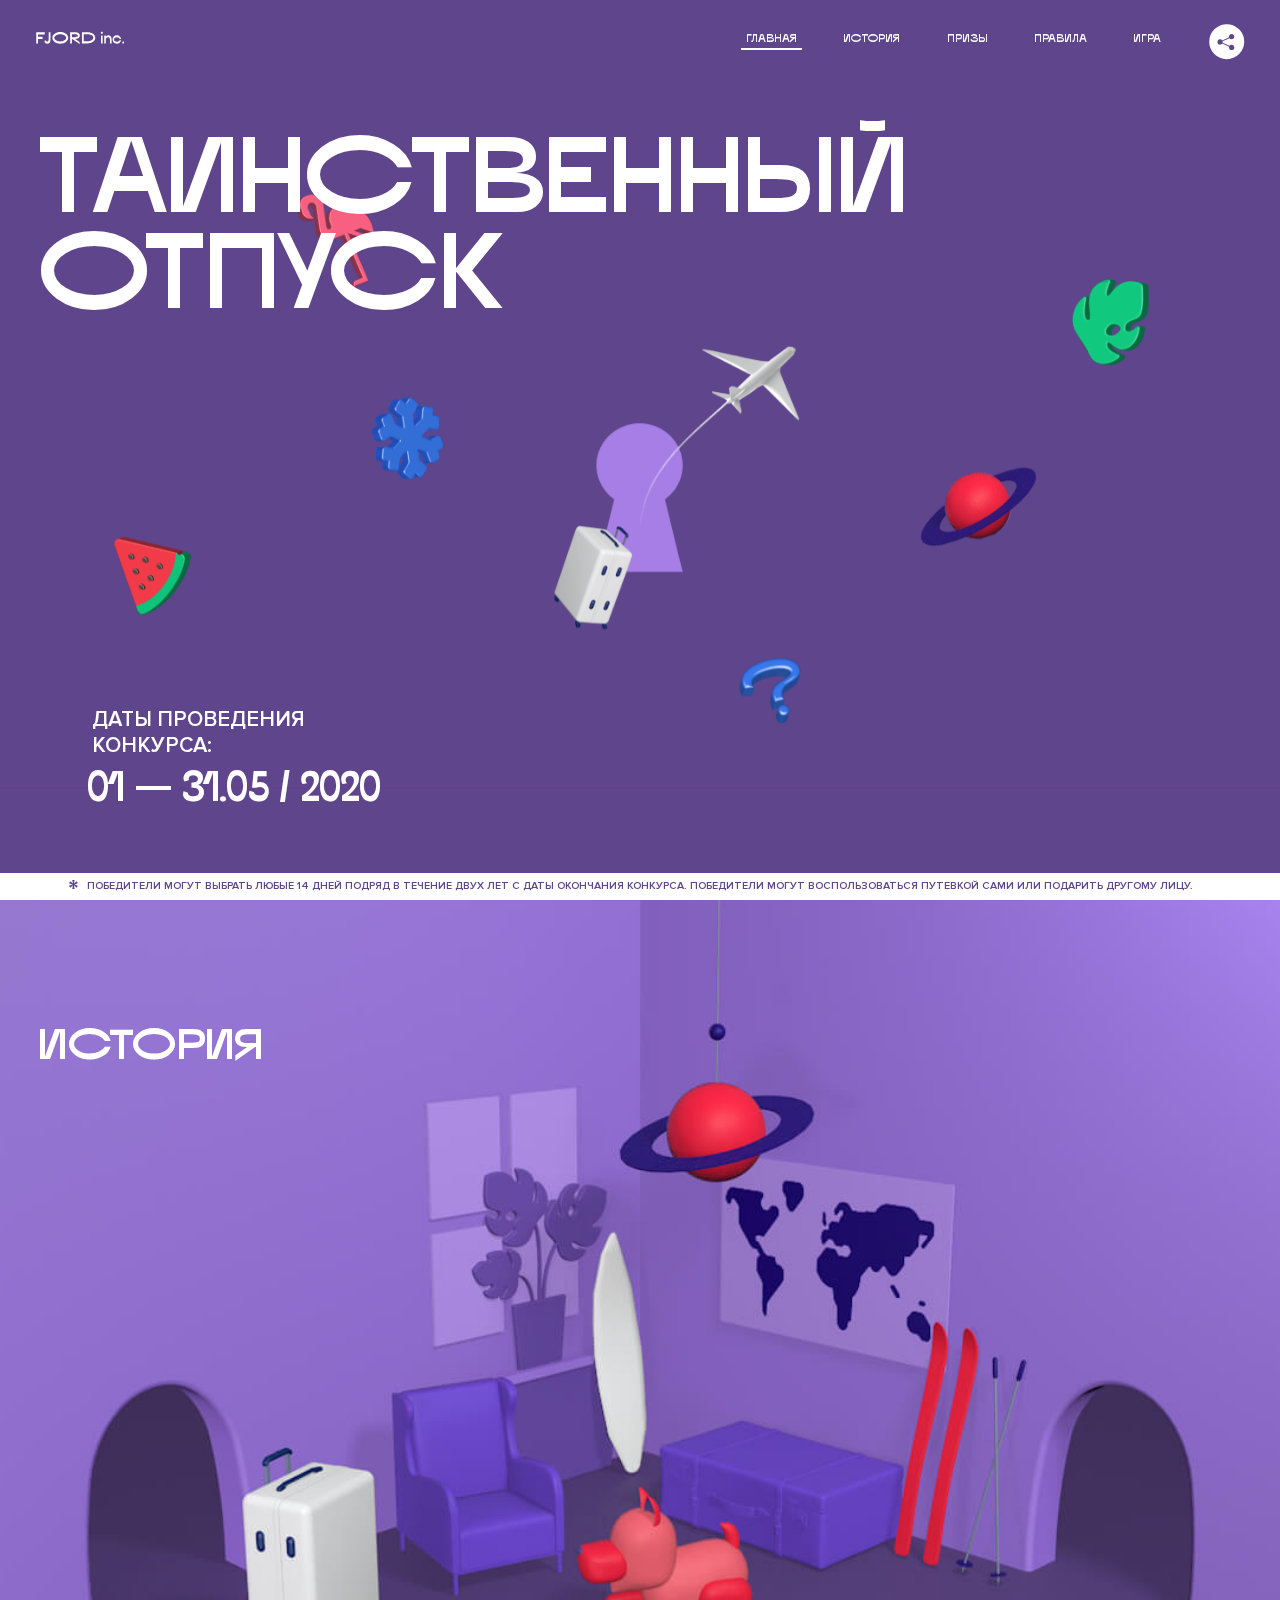
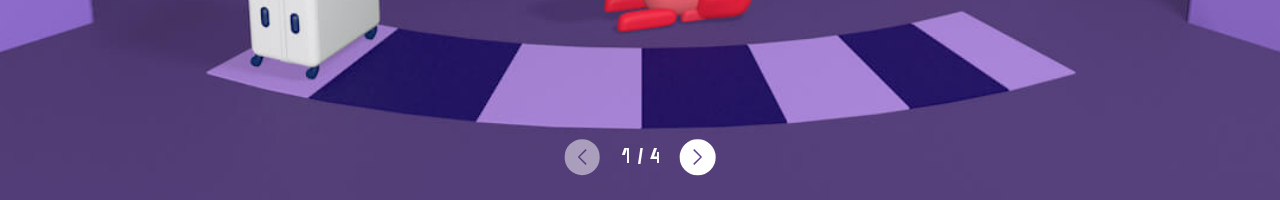
<file: 3/index.html>
<!DOCTYPE html>
<html lang="ru">
<head>
  <meta charset="UTF-8">
  <meta name="description" content="">
  <meta name="viewport" content="width=device-width, initial-scale=1.0">
  <meta http-equiv="X-UA-Compatible" content="ie=edge">
  <title>Mysterious Vacation</title>
  <link rel="stylesheet" href="css/style.min.css">
<link href="css/style.min.css" rel="stylesheet">  <base href="https://htmlacademy-animation.github.io/488939-magic-vacation-1/3/">
</head>
<body>

  <header class="page-header js-header">
    <div class="page-header__wrapper">
      <a href="#" class="page-header__logo" aria-label="Перейти на страницу FJORD.Inc">
        <svg width="100" height="15" viewBox="0 0 100 15" fill="none" xmlns="http://www.w3.org/2000/svg">
          <path d="M0.26 1.4V14H2.276V8.906H7.334V6.44H2.276V3.848H9.872V1.4H0.26ZM12.733 14.36C15.127 14.36 16.243 12.65 16.243 9.5V1.4H14.263V8.96C14.263 11.21 13.723 11.876 12.733 11.876C11.833 11.876 11.473 11.3 11.347 10.58L9.36702 10.94C9.63702 13.046 10.663 14.36 12.733 14.36ZM18.3918 7.7C18.3918 11.372 22.3878 14.36 27.3198 14.36C32.2518 14.36 36.2478 11.372 36.2478 7.7C36.2478 4.028 32.2518 1.04 27.3198 1.04C22.3878 1.04 18.3918 4.028 18.3918 7.7ZM20.6058 7.7C20.6058 5.378 23.6118 3.524 27.3198 3.524C30.9918 3.524 33.9798 5.378 33.9798 7.7C33.9798 10.004 30.9918 11.858 27.3198 11.858C23.6118 11.858 20.6058 10.004 20.6058 7.7ZM40.403 14V8.906H40.799L49.079 14.702V12.38L44.039 8.906H44.201C47.999 8.906 49.277 7.304 49.277 5.162C49.277 3.092 47.999 1.4 44.201 1.4H38.387V14H40.403ZM43.535 3.722C45.785 3.722 47.045 4.136 47.045 5.432C47.045 6.764 45.785 7.034 43.535 7.034H40.403V3.722H43.535ZM51.6936 1.382V14H57.8676C62.7456 14 66.7236 11.534 66.7236 7.7C66.7236 3.848 62.7456 1.382 57.8676 1.382H51.6936ZM53.7096 11.624V3.722H57.5436C61.5396 3.722 64.4916 5.018 64.4916 7.7C64.4916 10.238 61.5396 11.624 57.5436 11.624H53.7096ZM73.1832 14.018H74.9832V5H73.1832V14.018ZM72.9132 1.976C72.9132 2.57 73.3992 3.092 74.0832 3.092C74.7492 3.092 75.2352 2.57 75.2352 1.976C75.2352 1.382 74.7672 0.805999 74.0832 0.805999C73.3812 0.805999 72.9132 1.382 72.9132 1.976ZM76.7867 14H78.5687V9.104C78.7487 8.006 79.5947 6.962 81.0887 6.962C82.1147 6.962 83.2667 7.448 83.2667 9.554V14H85.0487V9.014C85.0487 6.152 83.2307 4.73 81.3587 4.73C79.9187 4.73 79.0727 5.558 78.5687 6.854V5H76.7867V14ZM90.9898 14.27C93.5098 14.27 95.3818 12.506 95.7238 10.328H94.0498C93.7258 11.3 92.6998 12.02 90.9898 12.02C88.8478 12.02 87.7678 10.922 87.7678 9.59C87.7678 8.24 88.8478 6.962 90.9898 6.962C92.7538 6.962 93.7978 7.844 94.0858 8.924H95.7418C95.4358 6.71 93.6178 4.73 90.9898 4.73C88.0918 4.73 86.1298 7.124 86.1298 9.59C86.1298 12.074 88.1278 14.27 90.9898 14.27ZM97.0693 12.938C97.0693 13.658 97.5553 14.144 98.2753 14.144C98.9953 14.144 99.4813 13.658 99.4813 12.938C99.4813 12.2 98.9953 11.714 98.2753 11.714C97.5553 11.714 97.0693 12.2 97.0693 12.938Z" fill="currentColor"></path>
        </svg>
      </a>
      <button class="page-header__toggler js-menu-toggler" type="button" aria-label="Управление мобильным меню"><span>Меню</span></button>
      <nav class="page-header__nav">
        <div class="page-header__menu js-menu" id="menu">
          <ul>
            <li>
              <a class="js-menu-link active" href="#top" data-href="top">главная</a>
            </li>
            <li>
              <a class="js-menu-link" href="#story" data-href="story">история</a>
            </li>
            <li>
              <a class="js-menu-link" href="#prizes" data-href="prizes">призы</a>
            </li>
            <li>
              <a class="js-menu-link" href="#rules" data-href="rules">правила</a>
            </li>
            <li>
              <a class="js-menu-link" href="#game" data-href="game">игра</a>
            </li>
          </ul>
        </div>
        <div class="page-header__social">
          <div class="social-block js-social-block">
            <button class="social-block__toggler" aria-label="Управлять блоком с социальными кнопками">
              <svg width="26" height="22" viewBox="0 0 27 22" fill="none" xmlns="http://www.w3.org/2000/svg">
                <path d="M19.6721 7.43664C21.6273 7.43664 23.213 5.85095 23.213 3.89566C23.213 1.94037 21.6273 0.354675 19.6721 0.354675C17.7168 0.354675 16.1311 1.94037 16.1311 3.89566C16.1311 4.19968 16.1728 4.49178 16.2458 4.77345L7.21751 8.95527C6.57519 8.05214 5.52303 7.46049 4.33078 7.46049C2.37549 7.46049 0.789795 9.04618 0.789795 11.0015C0.789795 12.9568 2.37549 14.5425 4.33078 14.5425C5.52303 14.5425 6.57668 13.9508 7.21751 13.0477L16.2458 17.2295C16.1743 17.5112 16.1311 17.8033 16.1311 18.1073C16.1311 20.0626 17.7168 21.6483 19.6721 21.6483C21.6273 21.6483 23.213 20.0626 23.213 18.1073C23.213 16.152 21.6273 14.5663 19.6721 14.5663C18.4798 14.5663 17.4262 15.158 16.7853 16.0611L7.75701 11.8793C7.82854 11.5976 7.87176 11.3055 7.87176 11.0015C7.87176 10.6974 7.83003 10.4053 7.75701 10.1237L16.7853 5.94186C17.4262 6.84499 18.4783 7.43664 19.6721 7.43664Z" fill="currentColor"></path>
              </svg>
            </button>
            <ul class="social-block__list js-social-list">
              <li>
                <a class="social-block__link social-block__link--fb" href="#" aria-label="Мы на Facebook">
                  <svg width="8" height="17" viewBox="0 0 8 17" fill="none" xmlns="http://www.w3.org/2000/svg">
                    <path d="M4.24646 16.9899H1.09275L1.05793 8.49828H0V5.30707H1.05793V3.81124C1.05793 1.42084 2.57654 0 5.21735 0H7.41758V3.18585H5.30841C4.28262 3.18585 4.2478 3.48582 4.2478 4.24914V5.30707H7.42964L7.16716 8.49828H4.2478V16.9899H4.24646Z" fill="currentColor"></path>
                  </svg>
                </a>
              </li>
              <li>
                <a class="social-block__link social-block__link--insta" href="#" aria-label="Мы в Instagram">
                  <svg width="15" height="15" viewBox="0 0 15 15" fill="none" xmlns="http://www.w3.org/2000/svg">
                    <path d="M11.0197 0H4.19806C2.14246 0 0.471191 1.66993 0.471191 3.72285V10.5499C0.471191 12.6082 2.14112 14.2727 4.19806 14.2727H11.0197C13.0753 14.2727 14.7466 12.6082 14.7466 10.5499V3.72285C14.7466 1.67127 13.0753 0 11.0197 0ZM11.0197 12.4849H4.19806C3.13076 12.4849 2.26432 11.6158 2.26432 10.5512V3.72419C2.26432 2.65956 3.13076 1.79715 4.19806 1.79715H11.0197C12.087 1.79715 12.9535 2.6609 12.9535 3.72419V10.5512C12.9535 11.6145 12.087 12.4849 11.0197 12.4849Z" fill="currentColor"></path>
                    <path d="M7.60887 3.11084C5.38989 3.11084 3.58203 4.9187 3.58203 7.14036C3.58203 9.35532 5.38989 11.1645 7.60887 11.1645C9.83053 11.1645 11.6357 9.35666 11.6357 7.14036C11.6357 4.9187 9.83053 3.11084 7.60887 3.11084ZM7.60887 9.36871C6.37551 9.36871 5.37784 8.37372 5.37784 7.14036C5.37784 5.90699 6.37551 4.90665 7.60887 4.90665C8.83822 4.90665 9.84259 5.90833 9.84259 7.14036C9.84392 8.37238 8.83822 9.36871 7.60887 9.36871Z" fill="currentColor"></path>
                    <path d="M11.3573 2.35962C10.8256 2.35962 10.3931 2.79752 10.3931 3.32381C10.3931 3.85546 10.8256 4.29336 11.3573 4.29336C11.8862 4.29336 12.3215 3.85546 12.3215 3.32381C12.3215 2.79752 11.8862 2.35962 11.3573 2.35962Z" fill="currentColor"></path>
                  </svg>
                </a>
              </li>
              <li>
                <a class="social-block__link social-block__link--vk" href="#" aria-label="Мы ВКонтакте">
                  <svg width="17" height="10" viewBox="0 0 17 10" fill="none" xmlns="http://www.w3.org/2000/svg">
                    <path d="M14.1234 4.9002C14.1234 4.9002 16.3623 1.72708 16.5866 0.680242C16.6595 0.312285 16.4947 0.103188 16.1069 0.103188C16.1069 0.103188 14.8193 0.103188 14.168 0.103188C13.7235 0.103188 13.5587 0.293278 13.4235 0.579768C13.4235 0.579768 12.3724 2.82553 11.0969 4.24712C10.6861 4.70333 10.4781 4.84318 10.2511 4.84318C10.0646 4.84318 9.98625 4.6911 9.98625 4.27834V0.649016C9.98625 0.147997 9.92545 0.00135496 9.5066 0.00135496H6.39628C6.15578 0.00135496 6.0085 0.134417 6.0085 0.324506C6.0085 0.801084 6.73406 0.908351 6.73406 2.20231V4.87305C6.73406 5.40529 6.70569 5.61575 6.45303 5.61575C5.78016 5.61575 4.19528 3.30618 3.30623 0.678887C3.12923 0.145282 2.93737 0 2.43475 0H0.486409C0.205373 0 0 0.190085 0 0.476576C0 0.991172 0.60666 3.40801 2.99277 6.64358C4.59927 8.8201 6.70569 10 8.60269 10C9.76196 10 10.0416 9.80312 10.0416 9.31432V7.63883C10.0416 7.22607 10.2065 7.04956 10.4429 7.04956C10.7078 7.04956 11.1847 7.13238 12.2805 8.22268C13.5843 9.47862 13.6762 10 14.3896 10H16.5676C16.7919 10 17 9.89273 17 9.52342C17 9.02919 16.3623 8.15343 15.384 7.10659C14.9801 6.56755 14.3302 5.98914 14.1248 5.72301C13.8275 5.40801 13.9154 5.23014 14.1234 4.9002Z" fill="currentColor"></path>
                  </svg>
                </a>
              </li>
            </ul>
          </div>
        </div>
      </nav>
    </div>
  </header>

  <main class="page-content">

    <section class="animation-screen"></section>

    <section class="screen screen--hidden screen--intro js-scrollspy" id="top">
      <div class="screen__wrapper">
        <div class="intro">
          <h1 class="intro__title">Таинственный отпуск</h1>
          <div class="intro__content">
            <div class="intro__info">
              <p class="intro__label">Даты проведения конкурса:</p>
              <p class="intro__date">01 — 31.05 / 2020</p>
            </div>
            <div class="intro__message">
              <p>
                Отгадай первым место назначения и&nbsp;отправься в&nbsp;путешествие в&nbsp;любое время или получи один из многочисленных призов
                <svg width="16" height="16" viewBox="0 0 10 10" fill="none" xmlns="http://www.w3.org/2000/svg">
                  <path d="M0 6.35337L3.90271 4.99012L0 3.64663L1.34615 1.32374L4.44287 4.01073L3.67364 0H6.34615L5.57692 4.01073L8.65385 1.32374L10 3.64663L6.13405 4.99012L10 6.35337L8.65385 8.65651L5.57692 5.98927L6.34615 10H3.67364L4.44287 5.96952L1.34615 8.65651L0 6.35337Z" fill="currentColor"></path>
                </svg>
              </p>
            </div>
          </div>
        </div>
      </div>
      <div class="screen__footer js-footer">
        <button class="screen__footer-enlarge js-footer-toggler" type="button" aria-label="Показать сообщение">
          <svg width="10" height="10" viewBox="0 0 10 10" fill="none" xmlns="http://www.w3.org/2000/svg">
            <path d="M0 6.35337L3.90271 4.99012L0 3.64663L1.34615 1.32374L4.44287 4.01073L3.67364 0H6.34615L5.57692 4.01073L8.65385 1.32374L10 3.64663L6.13405 4.99012L10 6.35337L8.65385 8.65651L5.57692 5.98927L6.34615 10H3.67364L4.44287 5.96952L1.34615 8.65651L0 6.35337Z" fill="currentColor"></path>
          </svg>
        </button>
        <button class="screen__footer-collapse js-footer-toggler" type="button" aria-label="Скрыть сообщение">
          <svg width="13" height="13" viewBox="0 0 13 13" fill="none" xmlns="http://www.w3.org/2000/svg">
            <line x1="12.3536" y1="0.353553" x2="0.738349" y2="11.9688" stroke="currentColor"></line>
            <line x1="0.738319" y1="0.539925" x2="12.3535" y2="12.1551" stroke="currentColor"></line>
          </svg>
        </button>
        <div class="screen__footer-wrapper">
          <div class="screen__footer-announce">
            <p class="screen__footer-label">Даты проведения конкурса:</p>
            <p class="screen__footer-date">01 — 31.05 / 2020</p>
          </div>
          <div class="screen__footer-note">
            <p>
              <svg width="10" height="10" viewBox="0 0 10 10" fill="none" xmlns="http://www.w3.org/2000/svg">
                <path d="M0 6.35337L3.90271 4.99012L0 3.64663L1.34615 1.32374L4.44287 4.01073L3.67364 0H6.34615L5.57692 4.01073L8.65385 1.32374L10 3.64663L6.13405 4.99012L10 6.35337L8.65385 8.65651L5.57692 5.98927L6.34615 10H3.67364L4.44287 5.96952L1.34615 8.65651L0 6.35337Z" fill="currentColor"></path>
              </svg>
              <span>Победители могут выбрать любые 14 дней подряд в&nbsp;течение двух лет с&nbsp;даты окончания конкурса. Победители могут воспользоваться путевкой сами или подарить другому лицу.</span>
            </p>
          </div>
        </div>
      </div>
    </section>

    <section class="screen screen--hidden screen--story js-scrollspy" id="story">

      <div class="slider swiper-container js-slider">

        <div class="swiper-wrapper">

          <div class="slider__item swiper-slide">
            <h2 class="slider__item-title">История</h2>
            <p class="slider__item-text">Джеймс Таргет был основателем компании &laquo;Fjord Inc.&raquo;. С&nbsp;1965 года &laquo;Fjord Inc.&raquo; прославилась надёжными и&nbsp;удобными чемоданами и&nbsp;аксессуарами для туристов.</p>
          </div>

          <div class="slider__item swiper-slide">
            <p class="slider__item-text">Когда Джеймсу было 7&nbsp;лет, в&nbsp;их&nbsp;доме гостил дядюшка и&nbsp;развлекал детей рассказами о&nbsp;своей поездке в&nbsp;место, показавшееся малышу Таргету невероятным. Тогда Джеймс решил, что однажды посетит его, но&nbsp;не&nbsp;будет рассказывать о&nbsp;мечте, пока не&nbsp;осуществит.</p>
          </div>

          <div class="slider__item swiper-slide">
            <p class="slider__item-text">Джеймс Таргет стал увлеченным путешественником. Он&nbsp;посетил 5&nbsp;континентов, 126&nbsp;стран.</p>
          </div>

          <div class="slider__item swiper-slide">
            <p class="slider__item-text">Он&nbsp;сплавлялся по&nbsp;Амазонке и&nbsp;погружался в&nbsp;пещеры Франции, медитировал в&nbsp;горах Тибета и&nbsp;пожимал руку вождя племени Акугауа.</p>
          </div>

          <div class="slider__item swiper-slide">
            <p class="slider__item-text">Из&nbsp;своих поездок Джеймс Таргет привозил идеи, как сделать свои чемоданы &laquo;Fjord Inc.&raquo; удобными и&nbsp;приспособленными к&nbsp;разным дорожным условиям.</p>
          </div>

          <div class="slider__item swiper-slide">
            <p class="slider__item-text">Всё это время Джеймс не&nbsp;оставлял идею поездки своей мечты. Однако, как только он&nbsp;брался за&nbsp;планирование, возникали препятствия, не&nbsp;позволяющие отправиться туда.</p>
          </div>

          <div class="slider__item swiper-slide">
            <p class="slider__item-text">В&nbsp;возрасте 67&nbsp;лет Джеймс Таргет попал под лавину и&nbsp;погиб. В&nbsp;своём завещании он&nbsp;поручил отправить в&nbsp;заветное путешествие трёх смельчаков, единых с&nbsp;ним духом.</p>
          </div>

          <div class="slider__item swiper-slide">
            <p class="slider__item-text">Тех, кто сможет узнать таинственное место, задавая вопросы специально обученному ИИ&nbsp;&laquo;Соне&raquo;, ждет фантастическое путешествие.</p>
          </div>
        </div>
        <div class="slider__controls">
          <button class="slider__control slider__control--prev js-control-prev" type="button" aria-label="Показать предыдущую историю">
            <svg width="12" height="22" viewBox="0 0 12 22" fill="none" xmlns="http://www.w3.org/2000/svg">
              <path d="M11 1L1 11L11 21" stroke="currentColor" stroke-width="2" stroke-linejoin="round"></path>
            </svg>
          </button>
          <button class="slider__control slider__control--next js-control-next" type="button" aria-label="Показать следующую историю">
            <svg width="12" height="22" viewBox="0 0 12 22" fill="none" xmlns="http://www.w3.org/2000/svg">
              <path d="M1 1L11 11L1 21" stroke="currentColor" stroke-width="2" stroke-linejoin="round"></path>
            </svg>
          </button>
        </div>
        <div class="slider__pagination swiper-pagination"></div>
      </div>
    </section>

    <section class="screen screen--hidden screen--prizes js-scrollspy" id="prizes">
      <div class="screen__wrapper">
        <div class="prizes">
          <h2 class="prizes__title">ПРизы</h2>
          <div class="prizes__lead">
            <p>Найди ответ и&nbsp;получи один из&nbsp;призов:</p>
          </div>
          <ul class="prizes__list">
            <li class="prizes__item prizes__item--journeys">
              <div class="prizes__icon">
                <picture>
                  <source srcset="img/prize1-mob.svg" media="(orientation: portrait)">
                  <img src="img/prize1.svg" alt="">
                </picture>
              </div>
              <p class="prizes__desc">
                <b>3</b>
                <span>загадочных путешествия</span>
              </p>
            </li>
            <li class="prizes__item prizes__item--cases">
              <div class="prizes__icon">
                <picture>
                  <source srcset="img/prize2-mob.svg" media="(orientation: portrait)">
                  <img src="img/prize2.svg" alt="">
                </picture>
              </div>
              <p class="prizes__desc">
                <b>7</b>
                <span>надежных чемоданов</span>
              </p>
            </li>
            <li class="prizes__item prizes__item--codes">
              <div class="prizes__icon">
                <picture>
                  <source srcset="img/prize3-mob.svg" media="(orientation: portrait)">
                  <img src="img/prize3.svg" alt="">
                </picture>
              </div>
              <p class="prizes__desc">
                <b>900</b>
                <span>
                  промокодов на&nbsp;скидку 15%
                  <svg width="10" height="10" viewBox="0 0 10 10" fill="none" xmlns="http://www.w3.org/2000/svg">
                    <path d="M0 6.35337L3.90271 4.99012L0 3.64663L1.34615 1.32374L4.44287 4.01073L3.67364 0H6.34615L5.57692 4.01073L8.65385 1.32374L10 3.64663L6.13405 4.99012L10 6.35337L8.65385 8.65651L5.57692 5.98927L6.34615 10H3.67364L4.44287 5.96952L1.34615 8.65651L0 6.35337Z" fill="currentColor"></path>
                  </svg>
                </span>
              </p>
            </li>
          </ul>
        </div>
      </div>
      <div class="screen__footer js-footer">
        <button class="screen__footer-enlarge js-footer-toggler" type="button" aria-label="Показать сообщение">
          <svg width="10" height="10" viewBox="0 0 10 10" fill="none" xmlns="http://www.w3.org/2000/svg">
            <path d="M0 6.35337L3.90271 4.99012L0 3.64663L1.34615 1.32374L4.44287 4.01073L3.67364 0H6.34615L5.57692 4.01073L8.65385 1.32374L10 3.64663L6.13405 4.99012L10 6.35337L8.65385 8.65651L5.57692 5.98927L6.34615 10H3.67364L4.44287 5.96952L1.34615 8.65651L0 6.35337Z" fill="currentColor"></path>
          </svg>
        </button>
        <button class="screen__footer-collapse js-footer-toggler" type="button" aria-label="Скрыть сообщение">
          <svg width="13" height="13" viewBox="0 0 13 13" fill="none" xmlns="http://www.w3.org/2000/svg">
            <line x1="12.3536" y1="0.353553" x2="0.738349" y2="11.9688" stroke="currentColor"></line>
            <line x1="0.738319" y1="0.539925" x2="12.3535" y2="12.1551" stroke="currentColor"></line>
          </svg>
        </button>
        <div class="screen__footer-wrapper">
          <div class="screen__footer-announce">
            <p class="screen__footer-label">Даты проведения конкурса:</p>
            <p class="screen__footer-date">01 — 31.05 / 2020</p>
          </div>
          <div class="screen__footer-note">
            <p>
              <svg width="10" height="10" viewBox="0 0 10 10" fill="none" xmlns="http://www.w3.org/2000/svg">
                <path d="M0 6.35337L3.90271 4.99012L0 3.64663L1.34615 1.32374L4.44287 4.01073L3.67364 0H6.34615L5.57692 4.01073L8.65385 1.32374L10 3.64663L6.13405 4.99012L10 6.35337L8.65385 8.65651L5.57692 5.98927L6.34615 10H3.67364L4.44287 5.96952L1.34615 8.65651L0 6.35337Z" fill="currentColor"></path>
              </svg>
              <span>Скидка&nbsp;15% на&nbsp;единоразовое приобретение путёвки с&nbsp;1&nbsp;июня 2020 по&nbsp;31&nbsp;мая 2022&nbsp;года. Суммируется с&nbsp;другими акциями</span>
            </p>
          </div>
        </div>
      </div>
      <div class="screen__background"></div>
    </section>

    <section class="screen screen--hidden screen--rules js-scrollspy" id="rules">
      <div class="screen__wrapper">
        <div class="rules">
          <h2 class="rules__title">Правила</h2>
          <div class="rules__lead">
            <p>Для того чтобы получить наследство Джеймса Таргета, тебе нужно выведать у&nbsp;&laquo;Сони&raquo;, куда предстоит отправиться тебе в&nbsp;случае победы</p>
          </div>
          <ol class="rules__list">
            <li class="rules__item">
              <p>Тебе отводится <br>5&nbsp;минут</p>
            </li>
            <li class="rules__item">
              <p>Задавай любые вопросы в&nbsp;текстовом поле</p>
            </li>
            <li class="rules__item">
              <p>Нажимай кнопку &laquo;Узнать&raquo;, чтобы получить ответ</p>
            </li>
            <li class="rules__item">
              <p>&laquo;Соня&raquo; может отвечать только&nbsp;Да или Нет</p>
            </li>
          </ol>
          <a href="#game" class="rules__link btn">Погнали!</a>
        </div>
      </div>
      <div class="screen__disclaimer">
        <div class="disclaimer">
          <ul>
            <li>
              <a href="#">Правовая информация</a>
            </li>
            <li>
              <a href="#">Подробные правила</a>
            </li>
          </ul>
        </div>
      </div>
      <div class="screen__background"></div>
    </section>

    <section class="screen screen--hidden screen--game js-scrollspy" id="game">
      <div class="screen__wrapper">
        <div class="game">
          <div class="game__header">
            <h2 class="game__title">Игра</h2>
            <div class="game__counter">
              <span>05</span>:<span>00</span>
            </div>
          </div>
          <div class="game__body">
            <div class="chat">
              <div class="chat__body js-chat">
                <ul class="chat__list" id="messages"></ul>
              </div>
              <div class="chat__footer">
                <form action="#" method="post" class="form" id="message-form">
                  <label for="message-field" class="visually-hidden">Поле для ввода вопроса</label>
                  <p class="form__wrap">
                    <input type="text" class="form__field" id="message-field">
                  </p>
                  <button class="form__button btn">
                    Узнать
                    <svg width="18" height="19" viewBox="0 0 18 19" fill="none" xmlns="http://www.w3.org/2000/svg">
                      <path stroke="currentColor" stroke-width="2" d="M9 19V1"></path>
                      <path d="M1 9l8-8 8 8" stroke="currentColor" stroke-width="2" stroke-linejoin="round"></path>
                    </svg>
                  </button>
                </form>
              </div>
            </div>
          </div>
          <!-- временные кнопки для показа результата -->
          <div class="game__buttons">
            <button class="game__button btn js-show-result" type="button" data-target="result">Положительный результат</button>
            <button class="game__button btn js-show-result" type="button" data-target="result2">Положительный результат - 2</button>
            <button class="game__button btn js-show-result" type="button" data-target="result3">Отрицательный результат</button>
          </div>
        </div>
      </div>
      <div class="screen__background"></div>
    </section>

    <section class="screen screen--hidden screen--result" id="result">
      <div class="screen__wrapper">
        <div class="result result--trip">
          <div class="result__image">
            <picture>
              <source srcset="img/result1-mob.png 1x, img/result1-mob@2x.png 2x" media="(max-width: 768px) and (orientation: portrait)">
              <img src="img/result1.png" srcset="img/result1@2x.png 2x" alt="">
            </picture>
          </div>
          <h2 class="result__title">
            <span class="visually-hidden">ПОбеда!</span>
            <svg xmlns="http://www.w3.org/2000/svg" viewBox="0 0 568.85 109.24">
              <path d="M16,24.44V92H2.6V8H75V92H61.52V24.44H16Z" transform="translate(-2.1 -1.5)" fill="none" stroke="currentColor"></path>
              <path d="M148.76,5.6c32.88,0,59.52,19.92,59.52,44.4s-26.64,44.4-59.52,44.4S89.24,74.48,89.24,50,115.88,5.6,148.76,5.6Zm0,72.12c24.48,0,44.4-12.36,44.4-27.72s-19.92-27.84-44.4-27.84C124,22.16,104,34.52,104,50S124,77.72,148.76,77.72Z" transform="translate(-2.1 -1.5)" fill="none" stroke="currentColor"></path>
              <path d="M287.36,8V24.44H236v14.4h25.32c25.44,0,34,11.16,34,26.52,0,15.6-8.52,26.64-34,26.64H222.56V8h64.8ZM256.88,76.52c15.12,0,23.52-2,23.52-11.52S272,54.44,256.88,54.44H236V76.52h20.88Z" transform="translate(-2.1 -1.5)" fill="none" stroke="currentColor"></path>
              <path d="M371.47,8V24.44H320.84V41.6h33.6V58h-33.6V75.56h50.64V92H307.4V8h64.08Z" transform="translate(-2.1 -1.5)" fill="none" stroke="currentColor"></path>
              <path d="M382.39,110.24V75.56h7.44c4.56-4.68,7.8-18.36,8.76-56L399,8h48.6V75.56h10v34.68H442.87V92H397v18.24H382.39Zm51.72-34.68V24.44H411.55v3.12c-0.48,22.44-3.24,37.68-7.2,48h29.76Z" transform="translate(-2.1 -1.5)" fill="none" stroke="currentColor"></path>
              <path d="M463.75,92l28-84h27.12l28.08,84H533.47l-7.8-23.52h-37.8L480.07,92H463.75Zm56.64-40L507,11.84,493.51,52h26.88Z" transform="translate(-2.1 -1.5)" fill="none" stroke="currentColor"></path>
              <path d="M554.12,70.4L555.55,2H569l1.44,68.4H554.12Zm8.28,6.36c4.8,0,8,3.24,8,8.16a8,8,0,1,1-16.08,0C554.35,80,557.59,76.76,562.39,76.76Z" transform="translate(-2.1 -1.5)" fill="none" stroke="currentColor"></path>
            </svg>
          </h2>
          <div class="result__text">
            <p>ты&nbsp;отправляешься в&nbsp;Арктику!</p>
          </div>
          <div class="result__form">
            <form action="#" method="post" class="form form--result">
              <label for="email-field" class="form__label">зарегистрируй результат</label>
              <p class="form__wrap">
                <input type="email" class="form__field" id="email-field" placeholder="e-mail для регистации результата и получения приза" required="">
              </p>
              <button class="form__button btn">
                отправить
                <svg width="18" height="19" viewBox="0 0 18 19" fill="none" xmlns="http://www.w3.org/2000/svg">
                  <path stroke="currentColor" stroke-width="2" d="M9 19V1"></path>
                  <path d="M1 9l8-8 8 8" stroke="currentColor" stroke-width="2" stroke-linejoin="round"></path>
                </svg>
              </button>
            </form>
          </div>
        </div>
      </div>
    </section>

    <section class="screen screen--hidden screen--result" id="result2">
      <div class="screen__wrapper">
        <div class="result result--prize">
          <div class="result__image">
            <picture>
              <source srcset="img/result2-mob.png 1x, img/result2-mob@2x.png 2x" media="(max-width: 768px) and (orientation: portrait)">
              <img src="img/result2.png" srcset="img/result2@2x.png 2x" alt="">
            </picture>
          </div>
          <h2 class="result__title">
            <span class="visually-hidden">ПОбеда!</span>
            <svg xmlns="http://www.w3.org/2000/svg" viewBox="0 0 568.85 109.24">
              <path d="M16,24.44V92H2.6V8H75V92H61.52V24.44H16Z" transform="translate(-2.1 -1.5)" fill="none" stroke="currentColor"></path>
              <path d="M148.76,5.6c32.88,0,59.52,19.92,59.52,44.4s-26.64,44.4-59.52,44.4S89.24,74.48,89.24,50,115.88,5.6,148.76,5.6Zm0,72.12c24.48,0,44.4-12.36,44.4-27.72s-19.92-27.84-44.4-27.84C124,22.16,104,34.52,104,50S124,77.72,148.76,77.72Z" transform="translate(-2.1 -1.5)" fill="none" stroke="currentColor"></path>
              <path d="M287.36,8V24.44H236v14.4h25.32c25.44,0,34,11.16,34,26.52,0,15.6-8.52,26.64-34,26.64H222.56V8h64.8ZM256.88,76.52c15.12,0,23.52-2,23.52-11.52S272,54.44,256.88,54.44H236V76.52h20.88Z" transform="translate(-2.1 -1.5)" fill="none" stroke="currentColor"></path>
              <path d="M371.47,8V24.44H320.84V41.6h33.6V58h-33.6V75.56h50.64V92H307.4V8h64.08Z" transform="translate(-2.1 -1.5)" fill="none" stroke="currentColor"></path>
              <path d="M382.39,110.24V75.56h7.44c4.56-4.68,7.8-18.36,8.76-56L399,8h48.6V75.56h10v34.68H442.87V92H397v18.24H382.39Zm51.72-34.68V24.44H411.55v3.12c-0.48,22.44-3.24,37.68-7.2,48h29.76Z" transform="translate(-2.1 -1.5)" fill="none" stroke="currentColor"></path>
              <path d="M463.75,92l28-84h27.12l28.08,84H533.47l-7.8-23.52h-37.8L480.07,92H463.75Zm56.64-40L507,11.84,493.51,52h26.88Z" transform="translate(-2.1 -1.5)" fill="none" stroke="currentColor"></path>
              <path d="M554.12,70.4L555.55,2H569l1.44,68.4H554.12Zm8.28,6.36c4.8,0,8,3.24,8,8.16a8,8,0,1,1-16.08,0C554.35,80,557.59,76.76,562.39,76.76Z" transform="translate(-2.1 -1.5)" fill="none" stroke="currentColor"></path>
            </svg>
          </h2>
          <div class="result__text">
            <p>чемодан &laquo;Fjord&nbsp;Inc.&raquo;&nbsp;твой</p>
          </div>
          <div class="result__form">
            <form action="#" method="post" class="form form--result">
              <label for="email-field2" class="form__label">зарегистрируй результат</label>
              <p class="form__wrap">
                <input type="email" class="form__field" id="email-field2" placeholder="e-mail для регистации результата и получения приза" required="">
              </p>
              <button class="form__button btn">
                отправить
                <svg width="18" height="19" viewBox="0 0 18 19" fill="none" xmlns="http://www.w3.org/2000/svg">
                  <path stroke="currentColor" stroke-width="2" d="M9 19V1"></path>
                  <path d="M1 9l8-8 8 8" stroke="currentColor" stroke-width="2" stroke-linejoin="round"></path>
                </svg>
              </button>
            </form>
          </div>
        </div>
      </div>
    </section>

    <section class="screen screen--hidden screen--result" id="result3">
      <div class="screen__wrapper">
        <div class="result result--negative">
          <div class="result__image">
            <picture>
              <source srcset="img/result3-mob.png 1x, img/result3-mob@2x.png 2x" media="(max-width: 768px) and (orientation: portrait)">
              <img src="img/result3.png" srcset="img/result3@2x.png 2x" alt="">
            </picture>
          </div>
          <h2 class="result__title">
            <span class="visually-hidden">Не угадал!</span>
            <svg xmlns="http://www.w3.org/2000/svg" viewBox="0 0 660.77 109.24">
              <path d="M2.66,92V8H16.1V42.2H53.3V8H66.74V92H53.3V58.64H16.1V92H2.66Z" transform="translate(-2.16 -1.5)" fill="none" stroke="currentColor"></path>
              <path d="M147.62,8V24.44H97V41.6h33.6V58H97V75.56h50.64V92H83.54V8h64.08Z" transform="translate(-2.16 -1.5)" fill="none" stroke="currentColor"></path>
              <path d="M199.22,8l20.52,42.36L235.34,8h16.44l-31,84H204.38l9.48-25.92L185.78,8h13.44Z" transform="translate(-2.16 -1.5)" fill="none" stroke="currentColor"></path>
              <path d="M273.74,24.44V92H260.3V8h50.16V24.44H273.74Z" transform="translate(-2.16 -1.5)" fill="none" stroke="currentColor"></path>
              <path d="M307.1,92l28-84h27.12l28.08,84H376.82L369,68.48h-37.8L323.42,92H307.1Zm56.64-40L350.3,11.84,336.86,52h26.88Z" transform="translate(-2.16 -1.5)" fill="none" stroke="currentColor"></path>
              <path d="M396.38,110.24V75.56h7.44c4.56-4.68,7.8-18.36,8.76-56L412.94,8h48.6V75.56h10v34.68H456.86V92H411v18.24H396.38ZM448.1,75.56V24.44H425.54v3.12c-0.48,22.44-3.24,37.68-7.2,48H448.1Z" transform="translate(-2.16 -1.5)" fill="none" stroke="currentColor"></path>
              <path d="M477.74,92l28-84h27.12L560.9,92H547.46l-7.8-23.52h-37.8L494.06,92H477.74Zm56.64-40-13.44-40.2L507.5,52h26.88Z" transform="translate(-2.16 -1.5)" fill="none" stroke="currentColor"></path>
              <path d="M568.7,76.88a13.77,13.77,0,0,0,5,1c6.6,0,10.44-6.24,12-58.32L586.22,8h46.2V92H619V24.44H598.82l-0.12,3.12C597.14,81,589,94.4,573.74,94.4a28.55,28.55,0,0,1-6.72-.84Z" transform="translate(-2.16 -1.5)" fill="none" stroke="currentColor"></path>
              <path d="M646.1,70.4L647.54,2H661l1.44,68.4H646.1Zm8.28,6.36c4.8,0,8,3.24,8,8.16a8,8,0,0,1-16.08,0C646.34,80,649.58,76.76,654.38,76.76Z" transform="translate(-2.16 -1.5)" fill="none" stroke="currentColor"></path>
            </svg>
          </h2>
          <button class="result__button js-play" type="button">
            не сдавайся!
            <span>
              <svg width="27" height="22" viewBox="0 0 27 22" fill="none" xmlns="http://www.w3.org/2000/svg">
                <path d="M10.6899 1.47998C5.42992 1.47998 1.16992 5.73998 1.16992 11C1.16992 16.26 5.42992 20.52 10.6899 20.52C15.9499 20.52 20.2099 16.26 20.2099 11V7.13998" stroke="currentColor" stroke-width="2" stroke-miterlimit="10"></path>
                <path d="M15.1099 12.5099L20.1499 7.13989L25.3099 12.6299" stroke="currentColor" stroke-width="2" stroke-miterlimit="10" stroke-linejoin="round"></path>
              </svg>
            </span>
          </button>
        </div>
      </div>
    </section>

  </main>

<script src="js/script.js"></script></body>
</html>
</file>
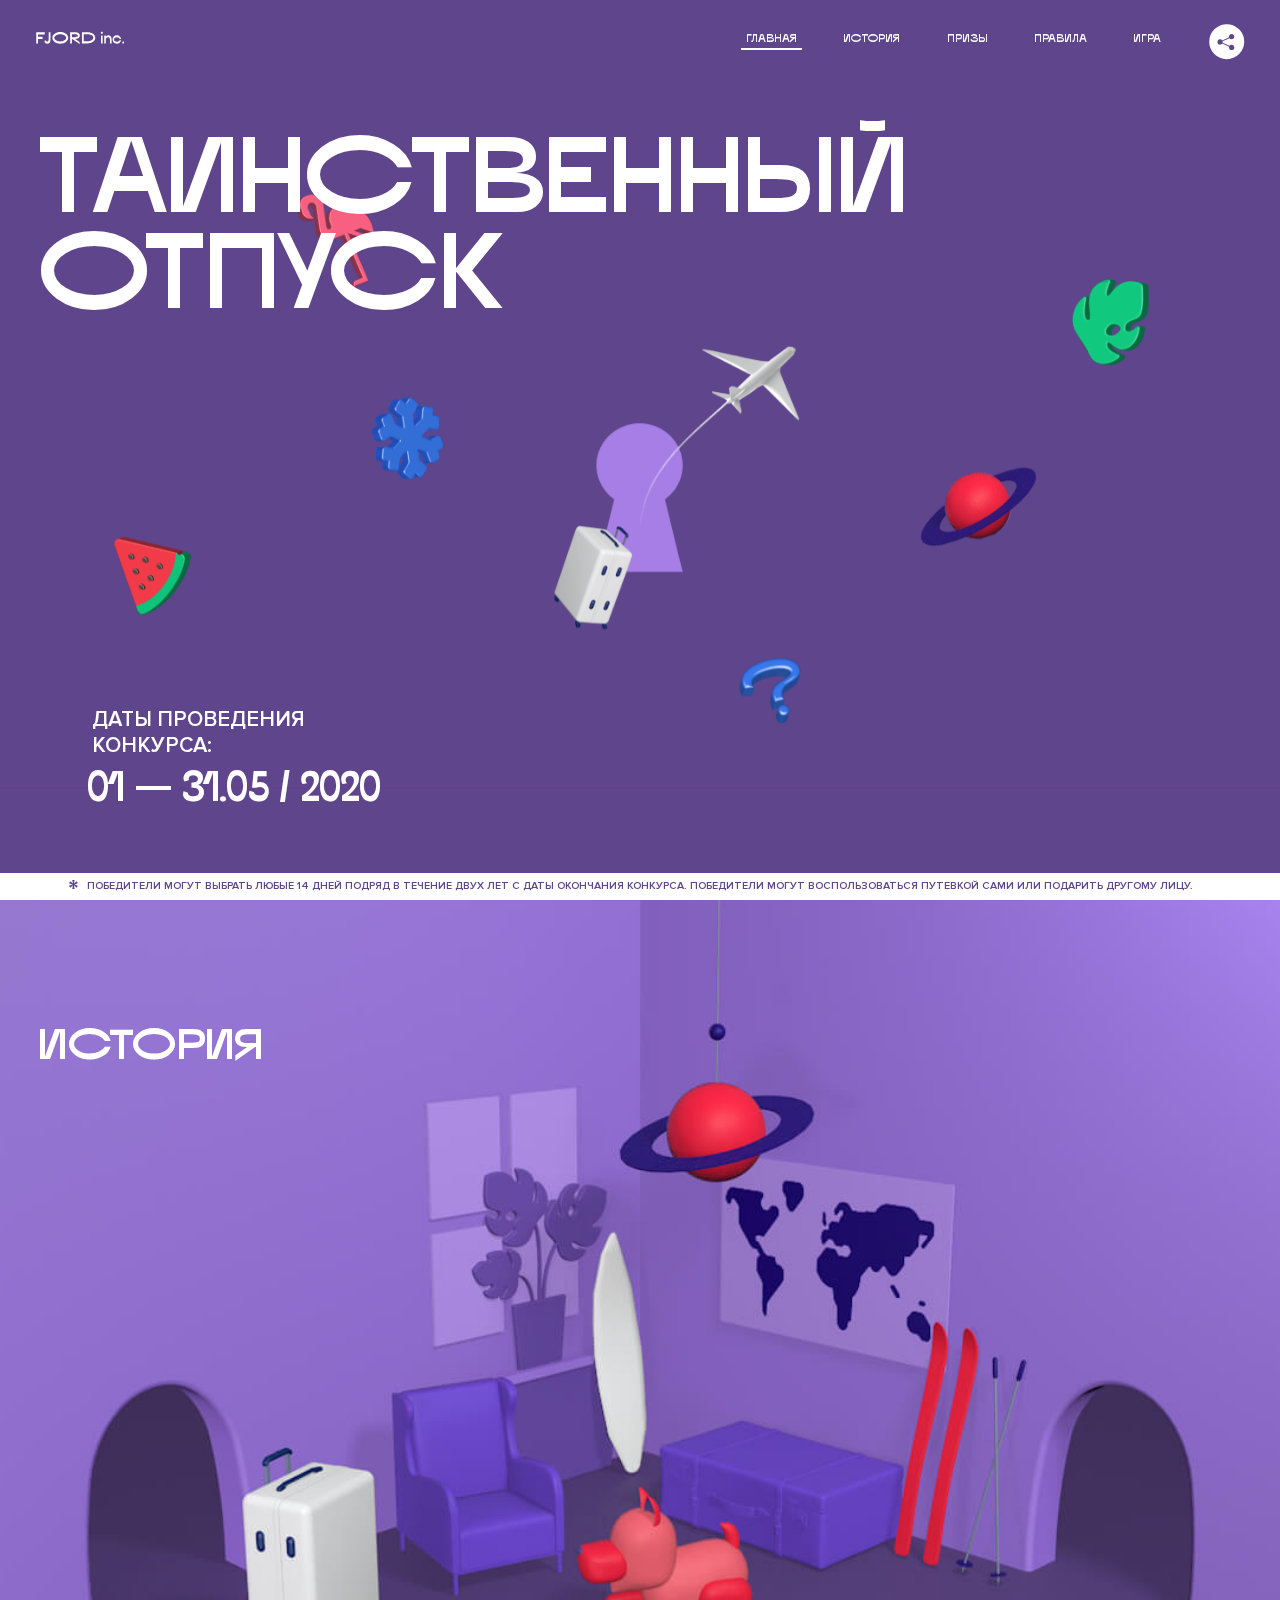
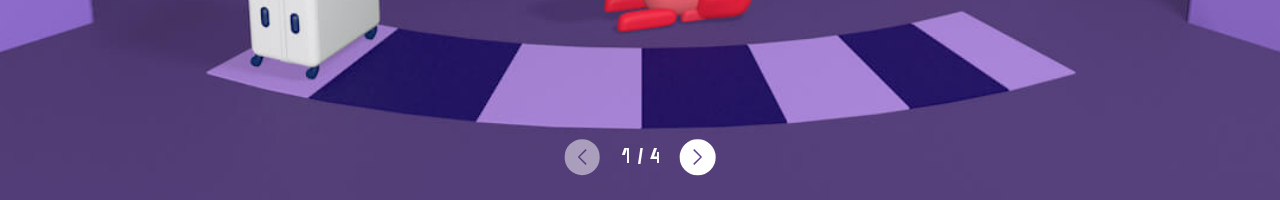
<file: 4/index.html>
<!DOCTYPE html>
<html lang="ru">
<head>
  <meta charset="UTF-8">
  <meta name="description" content="">
  <meta name="viewport" content="width=device-width, initial-scale=1.0">
  <meta http-equiv="X-UA-Compatible" content="ie=edge">
  <title>Mysterious Vacation</title>
  <link rel="stylesheet" href="css/style.min.css">
<link href="css/style.min.css" rel="stylesheet">  <base href="https://htmlacademy-animation.github.io/488939-magic-vacation-1/4/">
</head>
<body>

  <header class="page-header js-header">
    <div class="page-header__wrapper">
      <a href="#" class="page-header__logo" aria-label="Перейти на страницу FJORD.Inc">
        <svg width="100" height="15" viewBox="0 0 100 15" fill="none" xmlns="http://www.w3.org/2000/svg">
          <path d="M0.26 1.4V14H2.276V8.906H7.334V6.44H2.276V3.848H9.872V1.4H0.26ZM12.733 14.36C15.127 14.36 16.243 12.65 16.243 9.5V1.4H14.263V8.96C14.263 11.21 13.723 11.876 12.733 11.876C11.833 11.876 11.473 11.3 11.347 10.58L9.36702 10.94C9.63702 13.046 10.663 14.36 12.733 14.36ZM18.3918 7.7C18.3918 11.372 22.3878 14.36 27.3198 14.36C32.2518 14.36 36.2478 11.372 36.2478 7.7C36.2478 4.028 32.2518 1.04 27.3198 1.04C22.3878 1.04 18.3918 4.028 18.3918 7.7ZM20.6058 7.7C20.6058 5.378 23.6118 3.524 27.3198 3.524C30.9918 3.524 33.9798 5.378 33.9798 7.7C33.9798 10.004 30.9918 11.858 27.3198 11.858C23.6118 11.858 20.6058 10.004 20.6058 7.7ZM40.403 14V8.906H40.799L49.079 14.702V12.38L44.039 8.906H44.201C47.999 8.906 49.277 7.304 49.277 5.162C49.277 3.092 47.999 1.4 44.201 1.4H38.387V14H40.403ZM43.535 3.722C45.785 3.722 47.045 4.136 47.045 5.432C47.045 6.764 45.785 7.034 43.535 7.034H40.403V3.722H43.535ZM51.6936 1.382V14H57.8676C62.7456 14 66.7236 11.534 66.7236 7.7C66.7236 3.848 62.7456 1.382 57.8676 1.382H51.6936ZM53.7096 11.624V3.722H57.5436C61.5396 3.722 64.4916 5.018 64.4916 7.7C64.4916 10.238 61.5396 11.624 57.5436 11.624H53.7096ZM73.1832 14.018H74.9832V5H73.1832V14.018ZM72.9132 1.976C72.9132 2.57 73.3992 3.092 74.0832 3.092C74.7492 3.092 75.2352 2.57 75.2352 1.976C75.2352 1.382 74.7672 0.805999 74.0832 0.805999C73.3812 0.805999 72.9132 1.382 72.9132 1.976ZM76.7867 14H78.5687V9.104C78.7487 8.006 79.5947 6.962 81.0887 6.962C82.1147 6.962 83.2667 7.448 83.2667 9.554V14H85.0487V9.014C85.0487 6.152 83.2307 4.73 81.3587 4.73C79.9187 4.73 79.0727 5.558 78.5687 6.854V5H76.7867V14ZM90.9898 14.27C93.5098 14.27 95.3818 12.506 95.7238 10.328H94.0498C93.7258 11.3 92.6998 12.02 90.9898 12.02C88.8478 12.02 87.7678 10.922 87.7678 9.59C87.7678 8.24 88.8478 6.962 90.9898 6.962C92.7538 6.962 93.7978 7.844 94.0858 8.924H95.7418C95.4358 6.71 93.6178 4.73 90.9898 4.73C88.0918 4.73 86.1298 7.124 86.1298 9.59C86.1298 12.074 88.1278 14.27 90.9898 14.27ZM97.0693 12.938C97.0693 13.658 97.5553 14.144 98.2753 14.144C98.9953 14.144 99.4813 13.658 99.4813 12.938C99.4813 12.2 98.9953 11.714 98.2753 11.714C97.5553 11.714 97.0693 12.2 97.0693 12.938Z" fill="currentColor"></path>
        </svg>
      </a>
      <button class="page-header__toggler js-menu-toggler" type="button" aria-label="Управление мобильным меню"><span>Меню</span></button>
      <nav class="page-header__nav">
        <div class="page-header__menu js-menu" id="menu">
          <ul>
            <li>
              <a class="js-menu-link active" href="#top" data-href="top">главная</a>
            </li>
            <li>
              <a class="js-menu-link" href="#story" data-href="story">история</a>
            </li>
            <li>
              <a class="js-menu-link" href="#prizes" data-href="prizes">призы</a>
            </li>
            <li>
              <a class="js-menu-link" href="#rules" data-href="rules">правила</a>
            </li>
            <li>
              <a class="js-menu-link" href="#game" data-href="game">игра</a>
            </li>
          </ul>
        </div>
        <div class="page-header__social">
          <div class="social-block js-social-block">
            <button class="social-block__toggler" aria-label="Управлять блоком с социальными кнопками">
              <svg width="26" height="22" viewBox="0 0 27 22" fill="none" xmlns="http://www.w3.org/2000/svg">
                <path d="M19.6721 7.43664C21.6273 7.43664 23.213 5.85095 23.213 3.89566C23.213 1.94037 21.6273 0.354675 19.6721 0.354675C17.7168 0.354675 16.1311 1.94037 16.1311 3.89566C16.1311 4.19968 16.1728 4.49178 16.2458 4.77345L7.21751 8.95527C6.57519 8.05214 5.52303 7.46049 4.33078 7.46049C2.37549 7.46049 0.789795 9.04618 0.789795 11.0015C0.789795 12.9568 2.37549 14.5425 4.33078 14.5425C5.52303 14.5425 6.57668 13.9508 7.21751 13.0477L16.2458 17.2295C16.1743 17.5112 16.1311 17.8033 16.1311 18.1073C16.1311 20.0626 17.7168 21.6483 19.6721 21.6483C21.6273 21.6483 23.213 20.0626 23.213 18.1073C23.213 16.152 21.6273 14.5663 19.6721 14.5663C18.4798 14.5663 17.4262 15.158 16.7853 16.0611L7.75701 11.8793C7.82854 11.5976 7.87176 11.3055 7.87176 11.0015C7.87176 10.6974 7.83003 10.4053 7.75701 10.1237L16.7853 5.94186C17.4262 6.84499 18.4783 7.43664 19.6721 7.43664Z" fill="currentColor"></path>
              </svg>
            </button>
            <ul class="social-block__list js-social-list">
              <li>
                <a class="social-block__link social-block__link--fb" href="#" aria-label="Мы на Facebook">
                  <svg width="8" height="17" viewBox="0 0 8 17" fill="none" xmlns="http://www.w3.org/2000/svg">
                    <path d="M4.24646 16.9899H1.09275L1.05793 8.49828H0V5.30707H1.05793V3.81124C1.05793 1.42084 2.57654 0 5.21735 0H7.41758V3.18585H5.30841C4.28262 3.18585 4.2478 3.48582 4.2478 4.24914V5.30707H7.42964L7.16716 8.49828H4.2478V16.9899H4.24646Z" fill="currentColor"></path>
                  </svg>
                </a>
              </li>
              <li>
                <a class="social-block__link social-block__link--insta" href="#" aria-label="Мы в Instagram">
                  <svg width="15" height="15" viewBox="0 0 15 15" fill="none" xmlns="http://www.w3.org/2000/svg">
                    <path d="M11.0197 0H4.19806C2.14246 0 0.471191 1.66993 0.471191 3.72285V10.5499C0.471191 12.6082 2.14112 14.2727 4.19806 14.2727H11.0197C13.0753 14.2727 14.7466 12.6082 14.7466 10.5499V3.72285C14.7466 1.67127 13.0753 0 11.0197 0ZM11.0197 12.4849H4.19806C3.13076 12.4849 2.26432 11.6158 2.26432 10.5512V3.72419C2.26432 2.65956 3.13076 1.79715 4.19806 1.79715H11.0197C12.087 1.79715 12.9535 2.6609 12.9535 3.72419V10.5512C12.9535 11.6145 12.087 12.4849 11.0197 12.4849Z" fill="currentColor"></path>
                    <path d="M7.60887 3.11084C5.38989 3.11084 3.58203 4.9187 3.58203 7.14036C3.58203 9.35532 5.38989 11.1645 7.60887 11.1645C9.83053 11.1645 11.6357 9.35666 11.6357 7.14036C11.6357 4.9187 9.83053 3.11084 7.60887 3.11084ZM7.60887 9.36871C6.37551 9.36871 5.37784 8.37372 5.37784 7.14036C5.37784 5.90699 6.37551 4.90665 7.60887 4.90665C8.83822 4.90665 9.84259 5.90833 9.84259 7.14036C9.84392 8.37238 8.83822 9.36871 7.60887 9.36871Z" fill="currentColor"></path>
                    <path d="M11.3573 2.35962C10.8256 2.35962 10.3931 2.79752 10.3931 3.32381C10.3931 3.85546 10.8256 4.29336 11.3573 4.29336C11.8862 4.29336 12.3215 3.85546 12.3215 3.32381C12.3215 2.79752 11.8862 2.35962 11.3573 2.35962Z" fill="currentColor"></path>
                  </svg>
                </a>
              </li>
              <li>
                <a class="social-block__link social-block__link--vk" href="#" aria-label="Мы ВКонтакте">
                  <svg width="17" height="10" viewBox="0 0 17 10" fill="none" xmlns="http://www.w3.org/2000/svg">
                    <path d="M14.1234 4.9002C14.1234 4.9002 16.3623 1.72708 16.5866 0.680242C16.6595 0.312285 16.4947 0.103188 16.1069 0.103188C16.1069 0.103188 14.8193 0.103188 14.168 0.103188C13.7235 0.103188 13.5587 0.293278 13.4235 0.579768C13.4235 0.579768 12.3724 2.82553 11.0969 4.24712C10.6861 4.70333 10.4781 4.84318 10.2511 4.84318C10.0646 4.84318 9.98625 4.6911 9.98625 4.27834V0.649016C9.98625 0.147997 9.92545 0.00135496 9.5066 0.00135496H6.39628C6.15578 0.00135496 6.0085 0.134417 6.0085 0.324506C6.0085 0.801084 6.73406 0.908351 6.73406 2.20231V4.87305C6.73406 5.40529 6.70569 5.61575 6.45303 5.61575C5.78016 5.61575 4.19528 3.30618 3.30623 0.678887C3.12923 0.145282 2.93737 0 2.43475 0H0.486409C0.205373 0 0 0.190085 0 0.476576C0 0.991172 0.60666 3.40801 2.99277 6.64358C4.59927 8.8201 6.70569 10 8.60269 10C9.76196 10 10.0416 9.80312 10.0416 9.31432V7.63883C10.0416 7.22607 10.2065 7.04956 10.4429 7.04956C10.7078 7.04956 11.1847 7.13238 12.2805 8.22268C13.5843 9.47862 13.6762 10 14.3896 10H16.5676C16.7919 10 17 9.89273 17 9.52342C17 9.02919 16.3623 8.15343 15.384 7.10659C14.9801 6.56755 14.3302 5.98914 14.1248 5.72301C13.8275 5.40801 13.9154 5.23014 14.1234 4.9002Z" fill="currentColor"></path>
                  </svg>
                </a>
              </li>
            </ul>
          </div>
        </div>
      </nav>
    </div>
  </header>

  <main class="page-content">

    <section class="animation-screen"></section>

    <section class="screen screen--hidden screen--intro js-scrollspy" id="top">
      <div class="screen__wrapper">
        <div class="intro">
          <h1 class="intro__title">Таинственный отпуск</h1>
          <div class="intro__content">
            <div class="intro__info">
              <p class="intro__label">Даты проведения конкурса:</p>
              <p class="intro__date">01 — 31.05 / 2020</p>
            </div>
            <div class="intro__message">
              <p>
                Отгадай первым место назначения и&nbsp;отправься в&nbsp;путешествие в&nbsp;любое время или получи один из многочисленных призов
                <svg width="16" height="16" viewBox="0 0 10 10" fill="none" xmlns="http://www.w3.org/2000/svg">
                  <path d="M0 6.35337L3.90271 4.99012L0 3.64663L1.34615 1.32374L4.44287 4.01073L3.67364 0H6.34615L5.57692 4.01073L8.65385 1.32374L10 3.64663L6.13405 4.99012L10 6.35337L8.65385 8.65651L5.57692 5.98927L6.34615 10H3.67364L4.44287 5.96952L1.34615 8.65651L0 6.35337Z" fill="currentColor"></path>
                </svg>
              </p>
            </div>
          </div>
        </div>
      </div>
      <div class="screen__footer js-footer">
        <button class="screen__footer-enlarge js-footer-toggler" type="button" aria-label="Показать сообщение">
          <svg width="10" height="10" viewBox="0 0 10 10" fill="none" xmlns="http://www.w3.org/2000/svg">
            <path d="M0 6.35337L3.90271 4.99012L0 3.64663L1.34615 1.32374L4.44287 4.01073L3.67364 0H6.34615L5.57692 4.01073L8.65385 1.32374L10 3.64663L6.13405 4.99012L10 6.35337L8.65385 8.65651L5.57692 5.98927L6.34615 10H3.67364L4.44287 5.96952L1.34615 8.65651L0 6.35337Z" fill="currentColor"></path>
          </svg>
        </button>
        <button class="screen__footer-collapse js-footer-toggler" type="button" aria-label="Скрыть сообщение">
          <svg width="13" height="13" viewBox="0 0 13 13" fill="none" xmlns="http://www.w3.org/2000/svg">
            <line x1="12.3536" y1="0.353553" x2="0.738349" y2="11.9688" stroke="currentColor"></line>
            <line x1="0.738319" y1="0.539925" x2="12.3535" y2="12.1551" stroke="currentColor"></line>
          </svg>
        </button>
        <div class="screen__footer-wrapper">
          <div class="screen__footer-announce">
            <p class="screen__footer-label">Даты проведения конкурса:</p>
            <p class="screen__footer-date">01 — 31.05 / 2020</p>
          </div>
          <div class="screen__footer-note">
            <p>
              <svg width="10" height="10" viewBox="0 0 10 10" fill="none" xmlns="http://www.w3.org/2000/svg">
                <path d="M0 6.35337L3.90271 4.99012L0 3.64663L1.34615 1.32374L4.44287 4.01073L3.67364 0H6.34615L5.57692 4.01073L8.65385 1.32374L10 3.64663L6.13405 4.99012L10 6.35337L8.65385 8.65651L5.57692 5.98927L6.34615 10H3.67364L4.44287 5.96952L1.34615 8.65651L0 6.35337Z" fill="currentColor"></path>
              </svg>
              <span>Победители могут выбрать любые 14 дней подряд в&nbsp;течение двух лет с&nbsp;даты окончания конкурса. Победители могут воспользоваться путевкой сами или подарить другому лицу.</span>
            </p>
          </div>
        </div>
      </div>
    </section>

    <section class="screen screen--hidden screen--story js-scrollspy" id="story">

      <div class="slider swiper-container js-slider">

        <div class="swiper-wrapper">

          <div class="slider__item swiper-slide">
            <h2 class="slider__item-title">История</h2>
            <p class="slider__item-text">Джеймс Таргет был основателем компании &laquo;Fjord Inc.&raquo;. С&nbsp;1965 года &laquo;Fjord Inc.&raquo; прославилась надёжными и&nbsp;удобными чемоданами и&nbsp;аксессуарами для туристов.</p>
          </div>

          <div class="slider__item swiper-slide">
            <p class="slider__item-text">Когда Джеймсу было 7&nbsp;лет, в&nbsp;их&nbsp;доме гостил дядюшка и&nbsp;развлекал детей рассказами о&nbsp;своей поездке в&nbsp;место, показавшееся малышу Таргету невероятным. Тогда Джеймс решил, что однажды посетит его, но&nbsp;не&nbsp;будет рассказывать о&nbsp;мечте, пока не&nbsp;осуществит.</p>
          </div>

          <div class="slider__item swiper-slide">
            <p class="slider__item-text">Джеймс Таргет стал увлеченным путешественником. Он&nbsp;посетил 5&nbsp;континентов, 126&nbsp;стран.</p>
          </div>

          <div class="slider__item swiper-slide">
            <p class="slider__item-text">Он&nbsp;сплавлялся по&nbsp;Амазонке и&nbsp;погружался в&nbsp;пещеры Франции, медитировал в&nbsp;горах Тибета и&nbsp;пожимал руку вождя племени Акугауа.</p>
          </div>

          <div class="slider__item swiper-slide">
            <p class="slider__item-text">Из&nbsp;своих поездок Джеймс Таргет привозил идеи, как сделать свои чемоданы &laquo;Fjord Inc.&raquo; удобными и&nbsp;приспособленными к&nbsp;разным дорожным условиям.</p>
          </div>

          <div class="slider__item swiper-slide">
            <p class="slider__item-text">Всё это время Джеймс не&nbsp;оставлял идею поездки своей мечты. Однако, как только он&nbsp;брался за&nbsp;планирование, возникали препятствия, не&nbsp;позволяющие отправиться туда.</p>
          </div>

          <div class="slider__item swiper-slide">
            <p class="slider__item-text">В&nbsp;возрасте 67&nbsp;лет Джеймс Таргет попал под лавину и&nbsp;погиб. В&nbsp;своём завещании он&nbsp;поручил отправить в&nbsp;заветное путешествие трёх смельчаков, единых с&nbsp;ним духом.</p>
          </div>

          <div class="slider__item swiper-slide">
            <p class="slider__item-text">Тех, кто сможет узнать таинственное место, задавая вопросы специально обученному ИИ&nbsp;&laquo;Соне&raquo;, ждет фантастическое путешествие.</p>
          </div>
        </div>
        <div class="slider__controls">
          <button class="slider__control slider__control--prev js-control-prev" type="button" aria-label="Показать предыдущую историю">
            <svg width="12" height="22" viewBox="0 0 12 22" fill="none" xmlns="http://www.w3.org/2000/svg">
              <path d="M11 1L1 11L11 21" stroke="currentColor" stroke-width="2" stroke-linejoin="round"></path>
            </svg>
          </button>
          <button class="slider__control slider__control--next js-control-next" type="button" aria-label="Показать следующую историю">
            <svg width="12" height="22" viewBox="0 0 12 22" fill="none" xmlns="http://www.w3.org/2000/svg">
              <path d="M1 1L11 11L1 21" stroke="currentColor" stroke-width="2" stroke-linejoin="round"></path>
            </svg>
          </button>
        </div>
        <div class="slider__pagination swiper-pagination"></div>
      </div>
    </section>

    <section class="screen screen--hidden screen--prizes js-scrollspy" id="prizes">
      <div class="screen__wrapper">
        <div class="prizes">
          <h2 class="prizes__title">ПРизы</h2>
          <div class="prizes__lead">
            <p>Найди ответ и&nbsp;получи один из&nbsp;призов:</p>
          </div>
          <ul class="prizes__list">
            <li class="prizes__item prizes__item--journeys">
              <div class="prizes__icon">
                <picture>
                  <source srcset="img/prize1-mob.svg" media="(orientation: portrait)">
                  <img src="img/prize1.svg" alt="">
                </picture>
              </div>
              <p class="prizes__desc">
                <b>3</b>
                <span>загадочных путешествия</span>
              </p>
            </li>
            <li class="prizes__item prizes__item--cases">
              <div class="prizes__icon">
                <picture>
                  <source srcset="img/prize2-mob.svg" media="(orientation: portrait)">
                  <img src="img/prize2.svg" alt="">
                </picture>
              </div>
              <p class="prizes__desc">
                <b>7</b>
                <span>надежных чемоданов</span>
              </p>
            </li>
            <li class="prizes__item prizes__item--codes">
              <div class="prizes__icon">
                <picture>
                  <source srcset="img/prize3-mob.svg" media="(orientation: portrait)">
                  <img src="img/prize3.svg" alt="">
                </picture>
              </div>
              <p class="prizes__desc">
                <b>900</b>
                <span>
                  промокодов на&nbsp;скидку 15%
                  <svg width="10" height="10" viewBox="0 0 10 10" fill="none" xmlns="http://www.w3.org/2000/svg">
                    <path d="M0 6.35337L3.90271 4.99012L0 3.64663L1.34615 1.32374L4.44287 4.01073L3.67364 0H6.34615L5.57692 4.01073L8.65385 1.32374L10 3.64663L6.13405 4.99012L10 6.35337L8.65385 8.65651L5.57692 5.98927L6.34615 10H3.67364L4.44287 5.96952L1.34615 8.65651L0 6.35337Z" fill="currentColor"></path>
                  </svg>
                </span>
              </p>
            </li>
          </ul>
        </div>
      </div>
      <div class="screen__footer js-footer">
        <button class="screen__footer-enlarge js-footer-toggler" type="button" aria-label="Показать сообщение">
          <svg width="10" height="10" viewBox="0 0 10 10" fill="none" xmlns="http://www.w3.org/2000/svg">
            <path d="M0 6.35337L3.90271 4.99012L0 3.64663L1.34615 1.32374L4.44287 4.01073L3.67364 0H6.34615L5.57692 4.01073L8.65385 1.32374L10 3.64663L6.13405 4.99012L10 6.35337L8.65385 8.65651L5.57692 5.98927L6.34615 10H3.67364L4.44287 5.96952L1.34615 8.65651L0 6.35337Z" fill="currentColor"></path>
          </svg>
        </button>
        <button class="screen__footer-collapse js-footer-toggler" type="button" aria-label="Скрыть сообщение">
          <svg width="13" height="13" viewBox="0 0 13 13" fill="none" xmlns="http://www.w3.org/2000/svg">
            <line x1="12.3536" y1="0.353553" x2="0.738349" y2="11.9688" stroke="currentColor"></line>
            <line x1="0.738319" y1="0.539925" x2="12.3535" y2="12.1551" stroke="currentColor"></line>
          </svg>
        </button>
        <div class="screen__footer-wrapper">
          <div class="screen__footer-announce">
            <p class="screen__footer-label">Даты проведения конкурса:</p>
            <p class="screen__footer-date">01 — 31.05 / 2020</p>
          </div>
          <div class="screen__footer-note">
            <p>
              <svg width="10" height="10" viewBox="0 0 10 10" fill="none" xmlns="http://www.w3.org/2000/svg">
                <path d="M0 6.35337L3.90271 4.99012L0 3.64663L1.34615 1.32374L4.44287 4.01073L3.67364 0H6.34615L5.57692 4.01073L8.65385 1.32374L10 3.64663L6.13405 4.99012L10 6.35337L8.65385 8.65651L5.57692 5.98927L6.34615 10H3.67364L4.44287 5.96952L1.34615 8.65651L0 6.35337Z" fill="currentColor"></path>
              </svg>
              <span>Скидка&nbsp;15% на&nbsp;единоразовое приобретение путёвки с&nbsp;1&nbsp;июня 2020 по&nbsp;31&nbsp;мая 2022&nbsp;года. Суммируется с&nbsp;другими акциями</span>
            </p>
          </div>
        </div>
      </div>
      <div class="screen__background"></div>
    </section>

    <section class="screen screen--hidden screen--rules js-scrollspy" id="rules">
      <div class="screen__wrapper">
        <div class="rules">
          <h2 class="rules__title">Правила</h2>
          <div class="rules__lead">
            <p>Для того чтобы получить наследство Джеймса Таргета, тебе нужно выведать у&nbsp;&laquo;Сони&raquo;, куда предстоит отправиться тебе в&nbsp;случае победы</p>
          </div>
          <ol class="rules__list">
            <li class="rules__item">
              <p>Тебе отводится <br>5&nbsp;минут</p>
            </li>
            <li class="rules__item">
              <p>Задавай любые вопросы в&nbsp;текстовом поле</p>
            </li>
            <li class="rules__item">
              <p>Нажимай кнопку &laquo;Узнать&raquo;, чтобы получить ответ</p>
            </li>
            <li class="rules__item">
              <p>&laquo;Соня&raquo; может отвечать только&nbsp;Да или Нет</p>
            </li>
          </ol>
          <a href="#game" class="rules__link btn"><span>Погнали!</span></a>
        </div>
      </div>
      <div class="screen__disclaimer">
        <div class="disclaimer">
          <ul>
            <li>
              <a href="#">Правовая информация</a>
            </li>
            <li>
              <a href="#">Подробные правила</a>
            </li>
          </ul>
        </div>
      </div>
      <div class="screen__background"></div>
    </section>

    <section class="screen screen--hidden screen--game js-scrollspy" id="game">
      <div class="screen__wrapper">
        <div class="game">
          <div class="game__header">
            <h2 class="game__title">Игра</h2>
            <div class="game__counter">
              <span>05</span>:<span>00</span>
            </div>
          </div>
          <div class="game__body">
            <div class="chat">
              <div class="chat__body js-chat">
                <ul class="chat__list" id="messages"></ul>
              </div>
              <div class="chat__footer">
                <form action="#" method="post" class="form" id="message-form">
                  <label for="message-field" class="visually-hidden">Поле для ввода вопроса</label>
                  <p class="form__wrap">
                    <input type="text" class="form__field" id="message-field">
                  </p>
                  <button class="form__button btn">
                    Узнать
                    <svg width="18" height="19" viewBox="0 0 18 19" fill="none" xmlns="http://www.w3.org/2000/svg">
                      <path stroke="currentColor" stroke-width="2" d="M9 19V1"></path>
                      <path d="M1 9l8-8 8 8" stroke="currentColor" stroke-width="2" stroke-linejoin="round"></path>
                    </svg>
                  </button>
                </form>
              </div>
            </div>
          </div>
          <!-- временные кнопки для показа результата -->
          <div class="game__buttons">
            <button class="game__button btn js-show-result" type="button" data-target="result">Положительный результат</button>
            <button class="game__button btn js-show-result" type="button" data-target="result2">Положительный результат - 2</button>
            <button class="game__button btn js-show-result" type="button" data-target="result3">Отрицательный результат</button>
          </div>
        </div>
      </div>
      <div class="screen__background"></div>
    </section>

    <section class="screen screen--hidden screen--result" id="result">
      <div class="screen__wrapper">
        <div class="result result--trip">
          <div class="result__image">
            <picture>
              <source srcset="img/result1-mob.png 1x, img/result1-mob@2x.png 2x" media="(max-width: 768px) and (orientation: portrait)">
              <img src="img/result1.png" srcset="img/result1@2x.png 2x" alt="">
            </picture>
          </div>
          <h2 class="result__title">
            <span class="visually-hidden">ПОбеда!</span>
            <svg xmlns="http://www.w3.org/2000/svg" viewBox="0 0 568.85 109.24">
              <path d="M16,24.44V92H2.6V8H75V92H61.52V24.44H16Z" transform="translate(-2.1 -1.5)" fill="none" stroke="currentColor"></path>
              <path d="M148.76,5.6c32.88,0,59.52,19.92,59.52,44.4s-26.64,44.4-59.52,44.4S89.24,74.48,89.24,50,115.88,5.6,148.76,5.6Zm0,72.12c24.48,0,44.4-12.36,44.4-27.72s-19.92-27.84-44.4-27.84C124,22.16,104,34.52,104,50S124,77.72,148.76,77.72Z" transform="translate(-2.1 -1.5)" fill="none" stroke="currentColor"></path>
              <path d="M287.36,8V24.44H236v14.4h25.32c25.44,0,34,11.16,34,26.52,0,15.6-8.52,26.64-34,26.64H222.56V8h64.8ZM256.88,76.52c15.12,0,23.52-2,23.52-11.52S272,54.44,256.88,54.44H236V76.52h20.88Z" transform="translate(-2.1 -1.5)" fill="none" stroke="currentColor"></path>
              <path d="M371.47,8V24.44H320.84V41.6h33.6V58h-33.6V75.56h50.64V92H307.4V8h64.08Z" transform="translate(-2.1 -1.5)" fill="none" stroke="currentColor"></path>
              <path d="M382.39,110.24V75.56h7.44c4.56-4.68,7.8-18.36,8.76-56L399,8h48.6V75.56h10v34.68H442.87V92H397v18.24H382.39Zm51.72-34.68V24.44H411.55v3.12c-0.48,22.44-3.24,37.68-7.2,48h29.76Z" transform="translate(-2.1 -1.5)" fill="none" stroke="currentColor"></path>
              <path d="M463.75,92l28-84h27.12l28.08,84H533.47l-7.8-23.52h-37.8L480.07,92H463.75Zm56.64-40L507,11.84,493.51,52h26.88Z" transform="translate(-2.1 -1.5)" fill="none" stroke="currentColor"></path>
              <path d="M554.12,70.4L555.55,2H569l1.44,68.4H554.12Zm8.28,6.36c4.8,0,8,3.24,8,8.16a8,8,0,1,1-16.08,0C554.35,80,557.59,76.76,562.39,76.76Z" transform="translate(-2.1 -1.5)" fill="none" stroke="currentColor"></path>
            </svg>
          </h2>
          <div class="result__text">
            <p>ты&nbsp;отправляешься в&nbsp;Арктику!</p>
          </div>
          <div class="result__form">
            <form action="#" method="post" class="form form--result">
              <label for="email-field" class="form__label">зарегистрируй результат</label>
              <p class="form__wrap">
                <input type="email" class="form__field" id="email-field" placeholder="e-mail для регистации результата и получения приза" required="">
              </p>
              <button class="form__button btn">
                отправить
                <svg width="18" height="19" viewBox="0 0 18 19" fill="none" xmlns="http://www.w3.org/2000/svg">
                  <path stroke="currentColor" stroke-width="2" d="M9 19V1"></path>
                  <path d="M1 9l8-8 8 8" stroke="currentColor" stroke-width="2" stroke-linejoin="round"></path>
                </svg>
              </button>
            </form>
          </div>
        </div>
      </div>
    </section>

    <section class="screen screen--hidden screen--result" id="result2">
      <div class="screen__wrapper">
        <div class="result result--prize">
          <div class="result__image">
            <picture>
              <source srcset="img/result2-mob.png 1x, img/result2-mob@2x.png 2x" media="(max-width: 768px) and (orientation: portrait)">
              <img src="img/result2.png" srcset="img/result2@2x.png 2x" alt="">
            </picture>
          </div>
          <h2 class="result__title">
            <span class="visually-hidden">ПОбеда!</span>
            <svg xmlns="http://www.w3.org/2000/svg" viewBox="0 0 568.85 109.24">
              <path d="M16,24.44V92H2.6V8H75V92H61.52V24.44H16Z" transform="translate(-2.1 -1.5)" fill="none" stroke="currentColor"></path>
              <path d="M148.76,5.6c32.88,0,59.52,19.92,59.52,44.4s-26.64,44.4-59.52,44.4S89.24,74.48,89.24,50,115.88,5.6,148.76,5.6Zm0,72.12c24.48,0,44.4-12.36,44.4-27.72s-19.92-27.84-44.4-27.84C124,22.16,104,34.52,104,50S124,77.72,148.76,77.72Z" transform="translate(-2.1 -1.5)" fill="none" stroke="currentColor"></path>
              <path d="M287.36,8V24.44H236v14.4h25.32c25.44,0,34,11.16,34,26.52,0,15.6-8.52,26.64-34,26.64H222.56V8h64.8ZM256.88,76.52c15.12,0,23.52-2,23.52-11.52S272,54.44,256.88,54.44H236V76.52h20.88Z" transform="translate(-2.1 -1.5)" fill="none" stroke="currentColor"></path>
              <path d="M371.47,8V24.44H320.84V41.6h33.6V58h-33.6V75.56h50.64V92H307.4V8h64.08Z" transform="translate(-2.1 -1.5)" fill="none" stroke="currentColor"></path>
              <path d="M382.39,110.24V75.56h7.44c4.56-4.68,7.8-18.36,8.76-56L399,8h48.6V75.56h10v34.68H442.87V92H397v18.24H382.39Zm51.72-34.68V24.44H411.55v3.12c-0.48,22.44-3.24,37.68-7.2,48h29.76Z" transform="translate(-2.1 -1.5)" fill="none" stroke="currentColor"></path>
              <path d="M463.75,92l28-84h27.12l28.08,84H533.47l-7.8-23.52h-37.8L480.07,92H463.75Zm56.64-40L507,11.84,493.51,52h26.88Z" transform="translate(-2.1 -1.5)" fill="none" stroke="currentColor"></path>
              <path d="M554.12,70.4L555.55,2H569l1.44,68.4H554.12Zm8.28,6.36c4.8,0,8,3.24,8,8.16a8,8,0,1,1-16.08,0C554.35,80,557.59,76.76,562.39,76.76Z" transform="translate(-2.1 -1.5)" fill="none" stroke="currentColor"></path>
            </svg>
          </h2>
          <div class="result__text">
            <p>чемодан &laquo;Fjord&nbsp;Inc.&raquo;&nbsp;твой</p>
          </div>
          <div class="result__form">
            <form action="#" method="post" class="form form--result">
              <label for="email-field2" class="form__label">зарегистрируй результат</label>
              <p class="form__wrap">
                <input type="email" class="form__field" id="email-field2" placeholder="e-mail для регистации результата и получения приза" required="">
              </p>
              <button class="form__button btn">
                отправить
                <svg width="18" height="19" viewBox="0 0 18 19" fill="none" xmlns="http://www.w3.org/2000/svg">
                  <path stroke="currentColor" stroke-width="2" d="M9 19V1"></path>
                  <path d="M1 9l8-8 8 8" stroke="currentColor" stroke-width="2" stroke-linejoin="round"></path>
                </svg>
              </button>
            </form>
          </div>
        </div>
      </div>
    </section>

    <section class="screen screen--hidden screen--result" id="result3">
      <div class="screen__wrapper">
        <div class="result result--negative">
          <div class="result__image">
            <picture>
              <source srcset="img/result3-mob.png 1x, img/result3-mob@2x.png 2x" media="(max-width: 768px) and (orientation: portrait)">
              <img src="img/result3.png" srcset="img/result3@2x.png 2x" alt="">
            </picture>
          </div>
          <h2 class="result__title">
            <span class="visually-hidden">Не угадал!</span>
            <svg xmlns="http://www.w3.org/2000/svg" viewBox="0 0 660.77 109.24">
              <path d="M2.66,92V8H16.1V42.2H53.3V8H66.74V92H53.3V58.64H16.1V92H2.66Z" transform="translate(-2.16 -1.5)" fill="none" stroke="currentColor"></path>
              <path d="M147.62,8V24.44H97V41.6h33.6V58H97V75.56h50.64V92H83.54V8h64.08Z" transform="translate(-2.16 -1.5)" fill="none" stroke="currentColor"></path>
              <path d="M199.22,8l20.52,42.36L235.34,8h16.44l-31,84H204.38l9.48-25.92L185.78,8h13.44Z" transform="translate(-2.16 -1.5)" fill="none" stroke="currentColor"></path>
              <path d="M273.74,24.44V92H260.3V8h50.16V24.44H273.74Z" transform="translate(-2.16 -1.5)" fill="none" stroke="currentColor"></path>
              <path d="M307.1,92l28-84h27.12l28.08,84H376.82L369,68.48h-37.8L323.42,92H307.1Zm56.64-40L350.3,11.84,336.86,52h26.88Z" transform="translate(-2.16 -1.5)" fill="none" stroke="currentColor"></path>
              <path d="M396.38,110.24V75.56h7.44c4.56-4.68,7.8-18.36,8.76-56L412.94,8h48.6V75.56h10v34.68H456.86V92H411v18.24H396.38ZM448.1,75.56V24.44H425.54v3.12c-0.48,22.44-3.24,37.68-7.2,48H448.1Z" transform="translate(-2.16 -1.5)" fill="none" stroke="currentColor"></path>
              <path d="M477.74,92l28-84h27.12L560.9,92H547.46l-7.8-23.52h-37.8L494.06,92H477.74Zm56.64-40-13.44-40.2L507.5,52h26.88Z" transform="translate(-2.16 -1.5)" fill="none" stroke="currentColor"></path>
              <path d="M568.7,76.88a13.77,13.77,0,0,0,5,1c6.6,0,10.44-6.24,12-58.32L586.22,8h46.2V92H619V24.44H598.82l-0.12,3.12C597.14,81,589,94.4,573.74,94.4a28.55,28.55,0,0,1-6.72-.84Z" transform="translate(-2.16 -1.5)" fill="none" stroke="currentColor"></path>
              <path d="M646.1,70.4L647.54,2H661l1.44,68.4H646.1Zm8.28,6.36c4.8,0,8,3.24,8,8.16a8,8,0,0,1-16.08,0C646.34,80,649.58,76.76,654.38,76.76Z" transform="translate(-2.16 -1.5)" fill="none" stroke="currentColor"></path>
            </svg>
          </h2>
          <button class="result__button js-play" type="button">
            не сдавайся!
            <span>
              <svg width="27" height="22" viewBox="0 0 27 22" fill="none" xmlns="http://www.w3.org/2000/svg">
                <path d="M10.6899 1.47998C5.42992 1.47998 1.16992 5.73998 1.16992 11C1.16992 16.26 5.42992 20.52 10.6899 20.52C15.9499 20.52 20.2099 16.26 20.2099 11V7.13998" stroke="currentColor" stroke-width="2" stroke-miterlimit="10"></path>
                <path d="M15.1099 12.5099L20.1499 7.13989L25.3099 12.6299" stroke="currentColor" stroke-width="2" stroke-miterlimit="10" stroke-linejoin="round"></path>
              </svg>
            </span>
          </button>
        </div>
      </div>
    </section>

  </main>

<script src="js/script.js"></script></body>
</html>
</file>
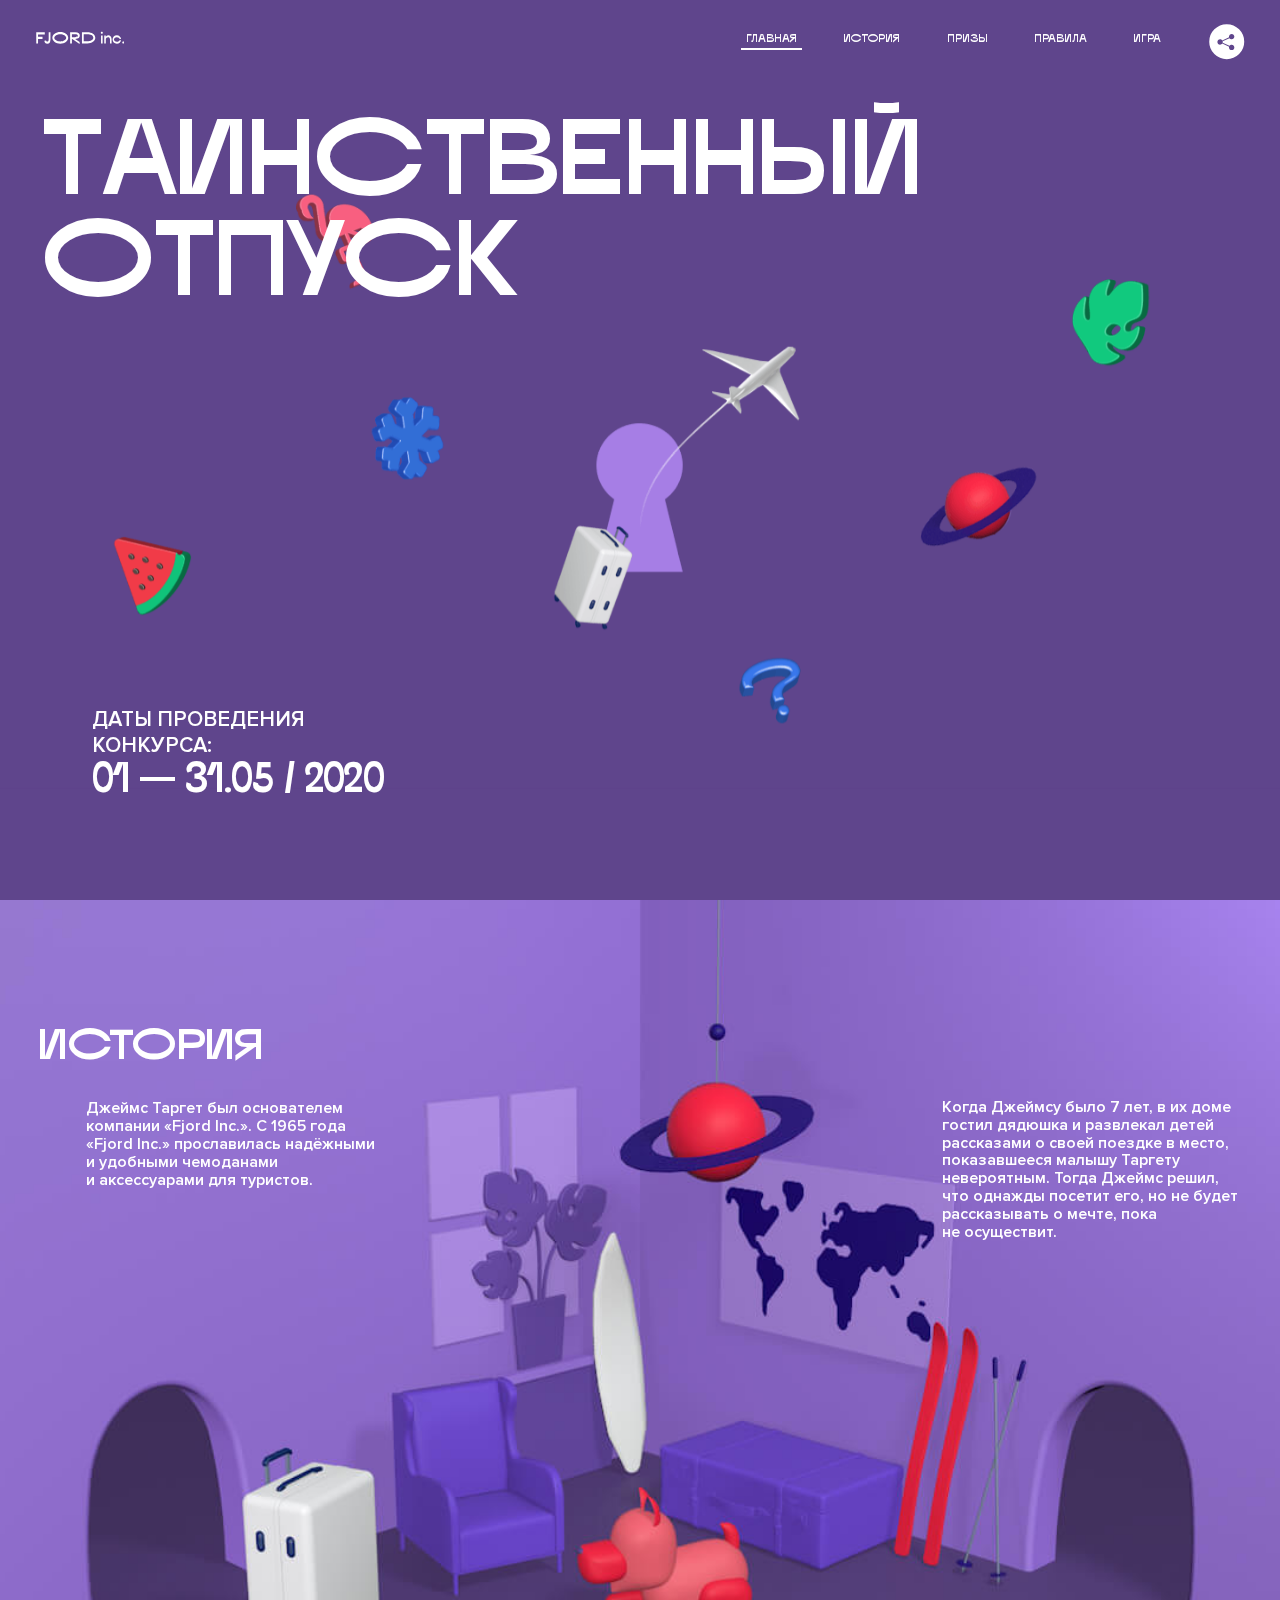
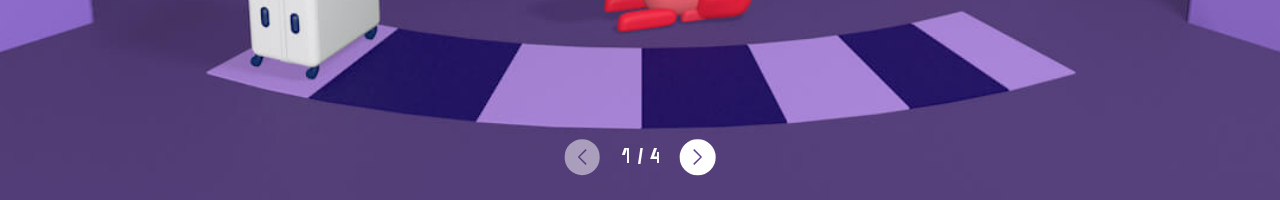
<file: 5/index.html>
<!DOCTYPE html>
<html lang="ru">
<head>
  <meta charset="UTF-8">
  <meta name="description" content="">
  <meta name="viewport" content="width=device-width, initial-scale=1.0">
  <meta http-equiv="X-UA-Compatible" content="ie=edge">
  <title>Mysterious Vacation</title>
  <link rel="stylesheet" href="css/style.min.css">
<link href="css/style.min.css" rel="stylesheet">  <base href="https://htmlacademy-animation.github.io/488939-magic-vacation-1/5/">
</head>
<body>

  <header class="page-header js-header">
    <div class="page-header__wrapper">
      <a href="#" class="page-header__logo" aria-label="Перейти на страницу FJORD.Inc">
        <svg width="100" height="15" viewBox="0 0 100 15" fill="none" xmlns="http://www.w3.org/2000/svg">
          <path d="M0.26 1.4V14H2.276V8.906H7.334V6.44H2.276V3.848H9.872V1.4H0.26ZM12.733 14.36C15.127 14.36 16.243 12.65 16.243 9.5V1.4H14.263V8.96C14.263 11.21 13.723 11.876 12.733 11.876C11.833 11.876 11.473 11.3 11.347 10.58L9.36702 10.94C9.63702 13.046 10.663 14.36 12.733 14.36ZM18.3918 7.7C18.3918 11.372 22.3878 14.36 27.3198 14.36C32.2518 14.36 36.2478 11.372 36.2478 7.7C36.2478 4.028 32.2518 1.04 27.3198 1.04C22.3878 1.04 18.3918 4.028 18.3918 7.7ZM20.6058 7.7C20.6058 5.378 23.6118 3.524 27.3198 3.524C30.9918 3.524 33.9798 5.378 33.9798 7.7C33.9798 10.004 30.9918 11.858 27.3198 11.858C23.6118 11.858 20.6058 10.004 20.6058 7.7ZM40.403 14V8.906H40.799L49.079 14.702V12.38L44.039 8.906H44.201C47.999 8.906 49.277 7.304 49.277 5.162C49.277 3.092 47.999 1.4 44.201 1.4H38.387V14H40.403ZM43.535 3.722C45.785 3.722 47.045 4.136 47.045 5.432C47.045 6.764 45.785 7.034 43.535 7.034H40.403V3.722H43.535ZM51.6936 1.382V14H57.8676C62.7456 14 66.7236 11.534 66.7236 7.7C66.7236 3.848 62.7456 1.382 57.8676 1.382H51.6936ZM53.7096 11.624V3.722H57.5436C61.5396 3.722 64.4916 5.018 64.4916 7.7C64.4916 10.238 61.5396 11.624 57.5436 11.624H53.7096ZM73.1832 14.018H74.9832V5H73.1832V14.018ZM72.9132 1.976C72.9132 2.57 73.3992 3.092 74.0832 3.092C74.7492 3.092 75.2352 2.57 75.2352 1.976C75.2352 1.382 74.7672 0.805999 74.0832 0.805999C73.3812 0.805999 72.9132 1.382 72.9132 1.976ZM76.7867 14H78.5687V9.104C78.7487 8.006 79.5947 6.962 81.0887 6.962C82.1147 6.962 83.2667 7.448 83.2667 9.554V14H85.0487V9.014C85.0487 6.152 83.2307 4.73 81.3587 4.73C79.9187 4.73 79.0727 5.558 78.5687 6.854V5H76.7867V14ZM90.9898 14.27C93.5098 14.27 95.3818 12.506 95.7238 10.328H94.0498C93.7258 11.3 92.6998 12.02 90.9898 12.02C88.8478 12.02 87.7678 10.922 87.7678 9.59C87.7678 8.24 88.8478 6.962 90.9898 6.962C92.7538 6.962 93.7978 7.844 94.0858 8.924H95.7418C95.4358 6.71 93.6178 4.73 90.9898 4.73C88.0918 4.73 86.1298 7.124 86.1298 9.59C86.1298 12.074 88.1278 14.27 90.9898 14.27ZM97.0693 12.938C97.0693 13.658 97.5553 14.144 98.2753 14.144C98.9953 14.144 99.4813 13.658 99.4813 12.938C99.4813 12.2 98.9953 11.714 98.2753 11.714C97.5553 11.714 97.0693 12.2 97.0693 12.938Z" fill="currentColor"></path>
        </svg>
      </a>
      <button class="page-header__toggler js-menu-toggler" type="button" aria-label="Управление мобильным меню"><span>Меню</span></button>
      <nav class="page-header__nav">
        <div class="page-header__menu js-menu" id="menu">
          <ul>
            <li>
              <a class="js-menu-link active" href="#top" data-href="top">главная</a>
            </li>
            <li>
              <a class="js-menu-link" href="#story" data-href="story">история</a>
            </li>
            <li>
              <a class="js-menu-link" href="#prizes" data-href="prizes">призы</a>
            </li>
            <li>
              <a class="js-menu-link" href="#rules" data-href="rules">правила</a>
            </li>
            <li>
              <a class="js-menu-link" href="#game" data-href="game">игра</a>
            </li>
          </ul>
        </div>
        <div class="page-header__social">
          <div class="social-block js-social-block">
            <button class="social-block__toggler" aria-label="Управлять блоком с социальными кнопками">
              <svg width="26" height="22" viewBox="0 0 27 22" fill="none" xmlns="http://www.w3.org/2000/svg">
                <path d="M19.6721 7.43664C21.6273 7.43664 23.213 5.85095 23.213 3.89566C23.213 1.94037 21.6273 0.354675 19.6721 0.354675C17.7168 0.354675 16.1311 1.94037 16.1311 3.89566C16.1311 4.19968 16.1728 4.49178 16.2458 4.77345L7.21751 8.95527C6.57519 8.05214 5.52303 7.46049 4.33078 7.46049C2.37549 7.46049 0.789795 9.04618 0.789795 11.0015C0.789795 12.9568 2.37549 14.5425 4.33078 14.5425C5.52303 14.5425 6.57668 13.9508 7.21751 13.0477L16.2458 17.2295C16.1743 17.5112 16.1311 17.8033 16.1311 18.1073C16.1311 20.0626 17.7168 21.6483 19.6721 21.6483C21.6273 21.6483 23.213 20.0626 23.213 18.1073C23.213 16.152 21.6273 14.5663 19.6721 14.5663C18.4798 14.5663 17.4262 15.158 16.7853 16.0611L7.75701 11.8793C7.82854 11.5976 7.87176 11.3055 7.87176 11.0015C7.87176 10.6974 7.83003 10.4053 7.75701 10.1237L16.7853 5.94186C17.4262 6.84499 18.4783 7.43664 19.6721 7.43664Z" fill="currentColor"></path>
              </svg>
            </button>
            <ul class="social-block__list js-social-list">
              <li>
                <a class="social-block__link social-block__link--fb" href="#" aria-label="Мы на Facebook">
                  <svg width="8" height="17" viewBox="0 0 8 17" fill="none" xmlns="http://www.w3.org/2000/svg">
                    <path d="M4.24646 16.9899H1.09275L1.05793 8.49828H0V5.30707H1.05793V3.81124C1.05793 1.42084 2.57654 0 5.21735 0H7.41758V3.18585H5.30841C4.28262 3.18585 4.2478 3.48582 4.2478 4.24914V5.30707H7.42964L7.16716 8.49828H4.2478V16.9899H4.24646Z" fill="currentColor"></path>
                  </svg>
                </a>
              </li>
              <li>
                <a class="social-block__link social-block__link--insta" href="#" aria-label="Мы в Instagram">
                  <svg width="15" height="15" viewBox="0 0 15 15" fill="none" xmlns="http://www.w3.org/2000/svg">
                    <path d="M11.0197 0H4.19806C2.14246 0 0.471191 1.66993 0.471191 3.72285V10.5499C0.471191 12.6082 2.14112 14.2727 4.19806 14.2727H11.0197C13.0753 14.2727 14.7466 12.6082 14.7466 10.5499V3.72285C14.7466 1.67127 13.0753 0 11.0197 0ZM11.0197 12.4849H4.19806C3.13076 12.4849 2.26432 11.6158 2.26432 10.5512V3.72419C2.26432 2.65956 3.13076 1.79715 4.19806 1.79715H11.0197C12.087 1.79715 12.9535 2.6609 12.9535 3.72419V10.5512C12.9535 11.6145 12.087 12.4849 11.0197 12.4849Z" fill="currentColor"></path>
                    <path d="M7.60887 3.11084C5.38989 3.11084 3.58203 4.9187 3.58203 7.14036C3.58203 9.35532 5.38989 11.1645 7.60887 11.1645C9.83053 11.1645 11.6357 9.35666 11.6357 7.14036C11.6357 4.9187 9.83053 3.11084 7.60887 3.11084ZM7.60887 9.36871C6.37551 9.36871 5.37784 8.37372 5.37784 7.14036C5.37784 5.90699 6.37551 4.90665 7.60887 4.90665C8.83822 4.90665 9.84259 5.90833 9.84259 7.14036C9.84392 8.37238 8.83822 9.36871 7.60887 9.36871Z" fill="currentColor"></path>
                    <path d="M11.3573 2.35962C10.8256 2.35962 10.3931 2.79752 10.3931 3.32381C10.3931 3.85546 10.8256 4.29336 11.3573 4.29336C11.8862 4.29336 12.3215 3.85546 12.3215 3.32381C12.3215 2.79752 11.8862 2.35962 11.3573 2.35962Z" fill="currentColor"></path>
                  </svg>
                </a>
              </li>
              <li>
                <a class="social-block__link social-block__link--vk" href="#" aria-label="Мы ВКонтакте">
                  <svg width="17" height="10" viewBox="0 0 17 10" fill="none" xmlns="http://www.w3.org/2000/svg">
                    <path d="M14.1234 4.9002C14.1234 4.9002 16.3623 1.72708 16.5866 0.680242C16.6595 0.312285 16.4947 0.103188 16.1069 0.103188C16.1069 0.103188 14.8193 0.103188 14.168 0.103188C13.7235 0.103188 13.5587 0.293278 13.4235 0.579768C13.4235 0.579768 12.3724 2.82553 11.0969 4.24712C10.6861 4.70333 10.4781 4.84318 10.2511 4.84318C10.0646 4.84318 9.98625 4.6911 9.98625 4.27834V0.649016C9.98625 0.147997 9.92545 0.00135496 9.5066 0.00135496H6.39628C6.15578 0.00135496 6.0085 0.134417 6.0085 0.324506C6.0085 0.801084 6.73406 0.908351 6.73406 2.20231V4.87305C6.73406 5.40529 6.70569 5.61575 6.45303 5.61575C5.78016 5.61575 4.19528 3.30618 3.30623 0.678887C3.12923 0.145282 2.93737 0 2.43475 0H0.486409C0.205373 0 0 0.190085 0 0.476576C0 0.991172 0.60666 3.40801 2.99277 6.64358C4.59927 8.8201 6.70569 10 8.60269 10C9.76196 10 10.0416 9.80312 10.0416 9.31432V7.63883C10.0416 7.22607 10.2065 7.04956 10.4429 7.04956C10.7078 7.04956 11.1847 7.13238 12.2805 8.22268C13.5843 9.47862 13.6762 10 14.3896 10H16.5676C16.7919 10 17 9.89273 17 9.52342C17 9.02919 16.3623 8.15343 15.384 7.10659C14.9801 6.56755 14.3302 5.98914 14.1248 5.72301C13.8275 5.40801 13.9154 5.23014 14.1234 4.9002Z" fill="currentColor"></path>
                  </svg>
                </a>
              </li>
            </ul>
          </div>
        </div>
      </nav>
    </div>
  </header>

  <main class="page-content">

    <section class="animation-screen"></section>

    <section class="screen screen--hidden screen--intro js-scrollspy" id="top">
      <div class="screen__wrapper">
        <div class="intro">
          <h1 class="intro__title">Таинственный отпуск</h1>
          <div class="intro__content">
            <div class="intro__info">
              <p class="intro__label">Даты проведения конкурса:</p>
              <p class="intro__date">01 — 31.05 / 2020</p>
            </div>
            <div class="intro__message">
              <p>
                Отгадай первым место назначения и&nbsp;отправься в&nbsp;путешествие в&nbsp;любое время или получи один из многочисленных призов
                <svg width="16" height="16" viewBox="0 0 10 10" fill="none" xmlns="http://www.w3.org/2000/svg">
                  <path d="M0 6.35337L3.90271 4.99012L0 3.64663L1.34615 1.32374L4.44287 4.01073L3.67364 0H6.34615L5.57692 4.01073L8.65385 1.32374L10 3.64663L6.13405 4.99012L10 6.35337L8.65385 8.65651L5.57692 5.98927L6.34615 10H3.67364L4.44287 5.96952L1.34615 8.65651L0 6.35337Z" fill="currentColor"></path>
                </svg>
              </p>
            </div>
          </div>
        </div>
      </div>
      <div class="screen__footer js-footer">
        <button class="screen__footer-enlarge js-footer-toggler" type="button" aria-label="Показать сообщение">
          <svg width="10" height="10" viewBox="0 0 10 10" fill="none" xmlns="http://www.w3.org/2000/svg">
            <path d="M0 6.35337L3.90271 4.99012L0 3.64663L1.34615 1.32374L4.44287 4.01073L3.67364 0H6.34615L5.57692 4.01073L8.65385 1.32374L10 3.64663L6.13405 4.99012L10 6.35337L8.65385 8.65651L5.57692 5.98927L6.34615 10H3.67364L4.44287 5.96952L1.34615 8.65651L0 6.35337Z" fill="currentColor"></path>
          </svg>
        </button>
        <button class="screen__footer-collapse js-footer-toggler" type="button" aria-label="Скрыть сообщение">
          <svg width="13" height="13" viewBox="0 0 13 13" fill="none" xmlns="http://www.w3.org/2000/svg">
            <line x1="12.3536" y1="0.353553" x2="0.738349" y2="11.9688" stroke="currentColor"></line>
            <line x1="0.738319" y1="0.539925" x2="12.3535" y2="12.1551" stroke="currentColor"></line>
          </svg>
        </button>
        <div class="screen__footer-wrapper">
          <div class="screen__footer-announce">
            <p class="screen__footer-label">Даты проведения конкурса:</p>
            <p class="screen__footer-date">01 — 31.05 / 2020</p>
          </div>
          <div class="screen__footer-note">
            <p>
              <svg width="10" height="10" viewBox="0 0 10 10" fill="none" xmlns="http://www.w3.org/2000/svg">
                <path d="M0 6.35337L3.90271 4.99012L0 3.64663L1.34615 1.32374L4.44287 4.01073L3.67364 0H6.34615L5.57692 4.01073L8.65385 1.32374L10 3.64663L6.13405 4.99012L10 6.35337L8.65385 8.65651L5.57692 5.98927L6.34615 10H3.67364L4.44287 5.96952L1.34615 8.65651L0 6.35337Z" fill="currentColor"></path>
              </svg>
              <span>Победители могут выбрать любые 14 дней подряд в&nbsp;течение двух лет с&nbsp;даты окончания конкурса. Победители могут воспользоваться путевкой сами или подарить другому лицу.</span>
            </p>
          </div>
        </div>
      </div>
    </section>

    <section class="screen screen--hidden screen--story js-scrollspy" id="story">

      <div class="slider swiper-container js-slider">

        <div class="swiper-wrapper">

          <div class="slider__item swiper-slide">
            <h2 class="slider__item-title">История</h2>
            <p class="slider__item-text">Джеймс Таргет был основателем компании &laquo;Fjord Inc.&raquo;. С&nbsp;1965 года &laquo;Fjord Inc.&raquo; прославилась надёжными и&nbsp;удобными чемоданами и&nbsp;аксессуарами для туристов.</p>
          </div>

          <div class="slider__item swiper-slide">
            <p class="slider__item-text">Когда Джеймсу было 7&nbsp;лет, в&nbsp;их&nbsp;доме гостил дядюшка и&nbsp;развлекал детей рассказами о&nbsp;своей поездке в&nbsp;место, показавшееся малышу Таргету невероятным. Тогда Джеймс решил, что однажды посетит его, но&nbsp;не&nbsp;будет рассказывать о&nbsp;мечте, пока не&nbsp;осуществит.</p>
          </div>

          <div class="slider__item swiper-slide">
            <p class="slider__item-text">Джеймс Таргет стал увлеченным путешественником. Он&nbsp;посетил 5&nbsp;континентов, 126&nbsp;стран.</p>
          </div>

          <div class="slider__item swiper-slide">
            <p class="slider__item-text">Он&nbsp;сплавлялся по&nbsp;Амазонке и&nbsp;погружался в&nbsp;пещеры Франции, медитировал в&nbsp;горах Тибета и&nbsp;пожимал руку вождя племени Акугауа.</p>
          </div>

          <div class="slider__item swiper-slide">
            <p class="slider__item-text">Из&nbsp;своих поездок Джеймс Таргет привозил идеи, как сделать свои чемоданы &laquo;Fjord Inc.&raquo; удобными и&nbsp;приспособленными к&nbsp;разным дорожным условиям.</p>
          </div>

          <div class="slider__item swiper-slide">
            <p class="slider__item-text">Всё это время Джеймс не&nbsp;оставлял идею поездки своей мечты. Однако, как только он&nbsp;брался за&nbsp;планирование, возникали препятствия, не&nbsp;позволяющие отправиться туда.</p>
          </div>

          <div class="slider__item swiper-slide">
            <p class="slider__item-text">В&nbsp;возрасте 67&nbsp;лет Джеймс Таргет попал под лавину и&nbsp;погиб. В&nbsp;своём завещании он&nbsp;поручил отправить в&nbsp;заветное путешествие трёх смельчаков, единых с&nbsp;ним духом.</p>
          </div>

          <div class="slider__item swiper-slide">
            <p class="slider__item-text">Тех, кто сможет узнать таинственное место, задавая вопросы специально обученному ИИ&nbsp;&laquo;Соне&raquo;, ждет фантастическое путешествие.</p>
          </div>
        </div>
        <div class="slider__controls">
          <button class="slider__control slider__control--prev js-control-prev" type="button" aria-label="Показать предыдущую историю">
            <svg width="12" height="22" viewBox="0 0 12 22" fill="none" xmlns="http://www.w3.org/2000/svg">
              <path d="M11 1L1 11L11 21" stroke="currentColor" stroke-width="2" stroke-linejoin="round"></path>
            </svg>
          </button>
          <button class="slider__control slider__control--next js-control-next" type="button" aria-label="Показать следующую историю">
            <svg width="12" height="22" viewBox="0 0 12 22" fill="none" xmlns="http://www.w3.org/2000/svg">
              <path d="M1 1L11 11L1 21" stroke="currentColor" stroke-width="2" stroke-linejoin="round"></path>
            </svg>
          </button>
        </div>
        <div class="slider__pagination swiper-pagination"></div>
      </div>
    </section>

    <section class="screen screen--hidden screen--prizes js-scrollspy" id="prizes">
      <div class="screen__wrapper">
        <div class="prizes">
          <h2 class="prizes__title">ПРизы</h2>
          <div class="prizes__lead">
            <p>Найди ответ и&nbsp;получи один из&nbsp;призов:</p>
          </div>
          <ul class="prizes__list">
            <li class="prizes__item prizes__item--journeys">
              <div class="prizes__icon">
                <picture>
                  <source srcset="img/prize1-mob.svg" media="(orientation: portrait)">
                  <img src="img/prize1.svg" alt="">
                </picture>
              </div>
              <p class="prizes__desc">
                <b>3</b>
                <span>загадочных путешествия</span>
              </p>
            </li>
            <li class="prizes__item prizes__item--cases">
              <div class="prizes__icon">
                <picture>
                  <source srcset="img/prize2-mob.svg" media="(orientation: portrait)">
                  <img src="img/prize2.svg" alt="">
                </picture>
              </div>
              <p class="prizes__desc">
                <b>7</b>
                <span>надежных чемоданов</span>
              </p>
            </li>
            <li class="prizes__item prizes__item--codes">
              <div class="prizes__icon">
                <picture>
                  <source srcset="img/prize3-mob.svg" media="(orientation: portrait)">
                  <img src="img/prize3.svg" alt="">
                </picture>
              </div>
              <p class="prizes__desc">
                <b>900</b>
                <span>
                  промокодов на&nbsp;скидку 15%
                  <svg width="10" height="10" viewBox="0 0 10 10" fill="none" xmlns="http://www.w3.org/2000/svg">
                    <path d="M0 6.35337L3.90271 4.99012L0 3.64663L1.34615 1.32374L4.44287 4.01073L3.67364 0H6.34615L5.57692 4.01073L8.65385 1.32374L10 3.64663L6.13405 4.99012L10 6.35337L8.65385 8.65651L5.57692 5.98927L6.34615 10H3.67364L4.44287 5.96952L1.34615 8.65651L0 6.35337Z" fill="currentColor"></path>
                  </svg>
                </span>
              </p>
            </li>
          </ul>
        </div>
      </div>
      <div class="screen__footer js-footer">
        <button class="screen__footer-enlarge js-footer-toggler" type="button" aria-label="Показать сообщение">
          <svg width="10" height="10" viewBox="0 0 10 10" fill="none" xmlns="http://www.w3.org/2000/svg">
            <path d="M0 6.35337L3.90271 4.99012L0 3.64663L1.34615 1.32374L4.44287 4.01073L3.67364 0H6.34615L5.57692 4.01073L8.65385 1.32374L10 3.64663L6.13405 4.99012L10 6.35337L8.65385 8.65651L5.57692 5.98927L6.34615 10H3.67364L4.44287 5.96952L1.34615 8.65651L0 6.35337Z" fill="currentColor"></path>
          </svg>
        </button>
        <button class="screen__footer-collapse js-footer-toggler" type="button" aria-label="Скрыть сообщение">
          <svg width="13" height="13" viewBox="0 0 13 13" fill="none" xmlns="http://www.w3.org/2000/svg">
            <line x1="12.3536" y1="0.353553" x2="0.738349" y2="11.9688" stroke="currentColor"></line>
            <line x1="0.738319" y1="0.539925" x2="12.3535" y2="12.1551" stroke="currentColor"></line>
          </svg>
        </button>
        <div class="screen__footer-wrapper">
          <div class="screen__footer-announce">
            <p class="screen__footer-label">Даты проведения конкурса:</p>
            <p class="screen__footer-date">01 — 31.05 / 2020</p>
          </div>
          <div class="screen__footer-note">
            <p>
              <svg width="10" height="10" viewBox="0 0 10 10" fill="none" xmlns="http://www.w3.org/2000/svg">
                <path d="M0 6.35337L3.90271 4.99012L0 3.64663L1.34615 1.32374L4.44287 4.01073L3.67364 0H6.34615L5.57692 4.01073L8.65385 1.32374L10 3.64663L6.13405 4.99012L10 6.35337L8.65385 8.65651L5.57692 5.98927L6.34615 10H3.67364L4.44287 5.96952L1.34615 8.65651L0 6.35337Z" fill="currentColor"></path>
              </svg>
              <span>Скидка&nbsp;15% на&nbsp;единоразовое приобретение путёвки с&nbsp;1&nbsp;июня 2020 по&nbsp;31&nbsp;мая 2022&nbsp;года. Суммируется с&nbsp;другими акциями</span>
            </p>
          </div>
        </div>
      </div>
      <div class="screen__background"></div>
    </section>

    <section class="screen screen--hidden screen--rules js-scrollspy" id="rules">
      <div class="screen__wrapper">
        <div class="rules">
          <h2 class="rules__title">Правила</h2>
          <div class="rules__lead">
            <p>Для того чтобы получить наследство Джеймса Таргета, тебе нужно выведать у&nbsp;&laquo;Сони&raquo;, куда предстоит отправиться тебе в&nbsp;случае победы</p>
          </div>
          <ol class="rules__list">
            <li class="rules__item">
              <p>Тебе отводится <br>5&nbsp;минут</p>
            </li>
            <li class="rules__item">
              <p>Задавай любые вопросы в&nbsp;текстовом поле</p>
            </li>
            <li class="rules__item">
              <p>Нажимай кнопку &laquo;Узнать&raquo;, чтобы получить ответ</p>
            </li>
            <li class="rules__item">
              <p>&laquo;Соня&raquo; может отвечать только&nbsp;Да или Нет</p>
            </li>
          </ol>
          <a href="#game" class="rules__link btn"><span>Погнали!</span></a>
        </div>
      </div>
      <div class="screen__disclaimer">
        <div class="disclaimer">
          <ul>
            <li>
              <a href="#">Правовая информация</a>
            </li>
            <li>
              <a href="#">Подробные правила</a>
            </li>
          </ul>
        </div>
      </div>
      <div class="screen__background"></div>
    </section>

    <section class="screen screen--hidden screen--game js-scrollspy" id="game">
      <div class="screen__wrapper">
        <div class="game">
          <div class="game__header">
            <h2 class="game__title">Игра</h2>
            <div class="game__counter">
              <span>05</span>:<span>00</span>
            </div>
          </div>
          <div class="game__body">
            <div class="chat">
              <div class="chat__body js-chat">
                <ul class="chat__list" id="messages"></ul>
              </div>
              <div class="chat__footer">
                <form action="#" method="post" class="form" id="message-form">
                  <label for="message-field" class="visually-hidden">Поле для ввода вопроса</label>
                  <p class="form__wrap">
                    <input type="text" class="form__field" id="message-field">
                  </p>
                  <button class="form__button btn">
                    Узнать
                    <svg width="18" height="19" viewBox="0 0 18 19" fill="none" xmlns="http://www.w3.org/2000/svg">
                      <path stroke="currentColor" stroke-width="2" d="M9 19V1"></path>
                      <path d="M1 9l8-8 8 8" stroke="currentColor" stroke-width="2" stroke-linejoin="round"></path>
                    </svg>
                  </button>
                </form>
              </div>
            </div>
          </div>
          <!-- временные кнопки для показа результата -->
          <div class="game__buttons">
            <button class="game__button btn js-show-result" type="button" data-target="result">Положительный результат</button>
            <button class="game__button btn js-show-result" type="button" data-target="result2">Положительный результат - 2</button>
            <button class="game__button btn js-show-result" type="button" data-target="result3">Отрицательный результат</button>
          </div>
        </div>
      </div>
      <div class="screen__background"></div>
    </section>

    <section class="screen screen--hidden screen--result" id="result">
      <div class="screen__wrapper">
        <div class="result result--trip">
          <div class="result__image">
            <picture>
              <source srcset="img/result1-mob.png 1x, img/result1-mob@2x.png 2x" media="(max-width: 768px) and (orientation: portrait)">
              <img src="img/result1.png" srcset="img/result1@2x.png 2x" alt="">
            </picture>
          </div>
          <h2 class="result__title">
            <span class="visually-hidden">ПОбеда!</span>
            <svg xmlns="http://www.w3.org/2000/svg" viewBox="0 0 568.85 109.24">
              <path d="M16,24.44V92H2.6V8H75V92H61.52V24.44H16Z" transform="translate(-2.1 -1.5)" fill="none" stroke="currentColor"></path>
              <path d="M148.76,5.6c32.88,0,59.52,19.92,59.52,44.4s-26.64,44.4-59.52,44.4S89.24,74.48,89.24,50,115.88,5.6,148.76,5.6Zm0,72.12c24.48,0,44.4-12.36,44.4-27.72s-19.92-27.84-44.4-27.84C124,22.16,104,34.52,104,50S124,77.72,148.76,77.72Z" transform="translate(-2.1 -1.5)" fill="none" stroke="currentColor"></path>
              <path d="M287.36,8V24.44H236v14.4h25.32c25.44,0,34,11.16,34,26.52,0,15.6-8.52,26.64-34,26.64H222.56V8h64.8ZM256.88,76.52c15.12,0,23.52-2,23.52-11.52S272,54.44,256.88,54.44H236V76.52h20.88Z" transform="translate(-2.1 -1.5)" fill="none" stroke="currentColor"></path>
              <path d="M371.47,8V24.44H320.84V41.6h33.6V58h-33.6V75.56h50.64V92H307.4V8h64.08Z" transform="translate(-2.1 -1.5)" fill="none" stroke="currentColor"></path>
              <path d="M382.39,110.24V75.56h7.44c4.56-4.68,7.8-18.36,8.76-56L399,8h48.6V75.56h10v34.68H442.87V92H397v18.24H382.39Zm51.72-34.68V24.44H411.55v3.12c-0.48,22.44-3.24,37.68-7.2,48h29.76Z" transform="translate(-2.1 -1.5)" fill="none" stroke="currentColor"></path>
              <path d="M463.75,92l28-84h27.12l28.08,84H533.47l-7.8-23.52h-37.8L480.07,92H463.75Zm56.64-40L507,11.84,493.51,52h26.88Z" transform="translate(-2.1 -1.5)" fill="none" stroke="currentColor"></path>
              <path d="M554.12,70.4L555.55,2H569l1.44,68.4H554.12Zm8.28,6.36c4.8,0,8,3.24,8,8.16a8,8,0,1,1-16.08,0C554.35,80,557.59,76.76,562.39,76.76Z" transform="translate(-2.1 -1.5)" fill="none" stroke="currentColor"></path>
            </svg>
          </h2>
          <div class="result__text">
            <p>ты&nbsp;отправляешься в&nbsp;Арктику!</p>
          </div>
          <div class="result__form">
            <form action="#" method="post" class="form form--result">
              <label for="email-field" class="form__label">зарегистрируй результат</label>
              <p class="form__wrap">
                <input type="email" class="form__field" id="email-field" placeholder="e-mail для регистации результата и получения приза" required="">
              </p>
              <button class="form__button btn">
                отправить
                <svg width="18" height="19" viewBox="0 0 18 19" fill="none" xmlns="http://www.w3.org/2000/svg">
                  <path stroke="currentColor" stroke-width="2" d="M9 19V1"></path>
                  <path d="M1 9l8-8 8 8" stroke="currentColor" stroke-width="2" stroke-linejoin="round"></path>
                </svg>
              </button>
            </form>
          </div>
        </div>
      </div>
    </section>

    <section class="screen screen--hidden screen--result" id="result2">
      <div class="screen__wrapper">
        <div class="result result--prize">
          <div class="result__image">
            <picture>
              <source srcset="img/result2-mob.png 1x, img/result2-mob@2x.png 2x" media="(max-width: 768px) and (orientation: portrait)">
              <img src="img/result2.png" srcset="img/result2@2x.png 2x" alt="">
            </picture>
          </div>
          <h2 class="result__title">
            <span class="visually-hidden">ПОбеда!</span>
            <svg xmlns="http://www.w3.org/2000/svg" viewBox="0 0 568.85 109.24">
              <path d="M16,24.44V92H2.6V8H75V92H61.52V24.44H16Z" transform="translate(-2.1 -1.5)" fill="none" stroke="currentColor"></path>
              <path d="M148.76,5.6c32.88,0,59.52,19.92,59.52,44.4s-26.64,44.4-59.52,44.4S89.24,74.48,89.24,50,115.88,5.6,148.76,5.6Zm0,72.12c24.48,0,44.4-12.36,44.4-27.72s-19.92-27.84-44.4-27.84C124,22.16,104,34.52,104,50S124,77.72,148.76,77.72Z" transform="translate(-2.1 -1.5)" fill="none" stroke="currentColor"></path>
              <path d="M287.36,8V24.44H236v14.4h25.32c25.44,0,34,11.16,34,26.52,0,15.6-8.52,26.64-34,26.64H222.56V8h64.8ZM256.88,76.52c15.12,0,23.52-2,23.52-11.52S272,54.44,256.88,54.44H236V76.52h20.88Z" transform="translate(-2.1 -1.5)" fill="none" stroke="currentColor"></path>
              <path d="M371.47,8V24.44H320.84V41.6h33.6V58h-33.6V75.56h50.64V92H307.4V8h64.08Z" transform="translate(-2.1 -1.5)" fill="none" stroke="currentColor"></path>
              <path d="M382.39,110.24V75.56h7.44c4.56-4.68,7.8-18.36,8.76-56L399,8h48.6V75.56h10v34.68H442.87V92H397v18.24H382.39Zm51.72-34.68V24.44H411.55v3.12c-0.48,22.44-3.24,37.68-7.2,48h29.76Z" transform="translate(-2.1 -1.5)" fill="none" stroke="currentColor"></path>
              <path d="M463.75,92l28-84h27.12l28.08,84H533.47l-7.8-23.52h-37.8L480.07,92H463.75Zm56.64-40L507,11.84,493.51,52h26.88Z" transform="translate(-2.1 -1.5)" fill="none" stroke="currentColor"></path>
              <path d="M554.12,70.4L555.55,2H569l1.44,68.4H554.12Zm8.28,6.36c4.8,0,8,3.24,8,8.16a8,8,0,1,1-16.08,0C554.35,80,557.59,76.76,562.39,76.76Z" transform="translate(-2.1 -1.5)" fill="none" stroke="currentColor"></path>
            </svg>
          </h2>
          <div class="result__text">
            <p>чемодан &laquo;Fjord&nbsp;Inc.&raquo;&nbsp;твой</p>
          </div>
          <div class="result__form">
            <form action="#" method="post" class="form form--result">
              <label for="email-field2" class="form__label">зарегистрируй результат</label>
              <p class="form__wrap">
                <input type="email" class="form__field" id="email-field2" placeholder="e-mail для регистации результата и получения приза" required="">
              </p>
              <button class="form__button btn">
                отправить
                <svg width="18" height="19" viewBox="0 0 18 19" fill="none" xmlns="http://www.w3.org/2000/svg">
                  <path stroke="currentColor" stroke-width="2" d="M9 19V1"></path>
                  <path d="M1 9l8-8 8 8" stroke="currentColor" stroke-width="2" stroke-linejoin="round"></path>
                </svg>
              </button>
            </form>
          </div>
        </div>
      </div>
    </section>

    <section class="screen screen--hidden screen--result" id="result3">
      <div class="screen__wrapper">
        <div class="result result--negative">
          <div class="result__image">
            <picture>
              <source srcset="img/result3-mob.png 1x, img/result3-mob@2x.png 2x" media="(max-width: 768px) and (orientation: portrait)">
              <img src="img/result3.png" srcset="img/result3@2x.png 2x" alt="">
            </picture>
          </div>
          <h2 class="result__title">
            <span class="visually-hidden">Не угадал!</span>
            <svg xmlns="http://www.w3.org/2000/svg" viewBox="0 0 660.77 109.24">
              <path d="M2.66,92V8H16.1V42.2H53.3V8H66.74V92H53.3V58.64H16.1V92H2.66Z" transform="translate(-2.16 -1.5)" fill="none" stroke="currentColor"></path>
              <path d="M147.62,8V24.44H97V41.6h33.6V58H97V75.56h50.64V92H83.54V8h64.08Z" transform="translate(-2.16 -1.5)" fill="none" stroke="currentColor"></path>
              <path d="M199.22,8l20.52,42.36L235.34,8h16.44l-31,84H204.38l9.48-25.92L185.78,8h13.44Z" transform="translate(-2.16 -1.5)" fill="none" stroke="currentColor"></path>
              <path d="M273.74,24.44V92H260.3V8h50.16V24.44H273.74Z" transform="translate(-2.16 -1.5)" fill="none" stroke="currentColor"></path>
              <path d="M307.1,92l28-84h27.12l28.08,84H376.82L369,68.48h-37.8L323.42,92H307.1Zm56.64-40L350.3,11.84,336.86,52h26.88Z" transform="translate(-2.16 -1.5)" fill="none" stroke="currentColor"></path>
              <path d="M396.38,110.24V75.56h7.44c4.56-4.68,7.8-18.36,8.76-56L412.94,8h48.6V75.56h10v34.68H456.86V92H411v18.24H396.38ZM448.1,75.56V24.44H425.54v3.12c-0.48,22.44-3.24,37.68-7.2,48H448.1Z" transform="translate(-2.16 -1.5)" fill="none" stroke="currentColor"></path>
              <path d="M477.74,92l28-84h27.12L560.9,92H547.46l-7.8-23.52h-37.8L494.06,92H477.74Zm56.64-40-13.44-40.2L507.5,52h26.88Z" transform="translate(-2.16 -1.5)" fill="none" stroke="currentColor"></path>
              <path d="M568.7,76.88a13.77,13.77,0,0,0,5,1c6.6,0,10.44-6.24,12-58.32L586.22,8h46.2V92H619V24.44H598.82l-0.12,3.12C597.14,81,589,94.4,573.74,94.4a28.55,28.55,0,0,1-6.72-.84Z" transform="translate(-2.16 -1.5)" fill="none" stroke="currentColor"></path>
              <path d="M646.1,70.4L647.54,2H661l1.44,68.4H646.1Zm8.28,6.36c4.8,0,8,3.24,8,8.16a8,8,0,0,1-16.08,0C646.34,80,649.58,76.76,654.38,76.76Z" transform="translate(-2.16 -1.5)" fill="none" stroke="currentColor"></path>
            </svg>
          </h2>
          <button class="result__button js-play" type="button">
            не сдавайся!
            <span>
              <svg width="27" height="22" viewBox="0 0 27 22" fill="none" xmlns="http://www.w3.org/2000/svg">
                <path d="M10.6899 1.47998C5.42992 1.47998 1.16992 5.73998 1.16992 11C1.16992 16.26 5.42992 20.52 10.6899 20.52C15.9499 20.52 20.2099 16.26 20.2099 11V7.13998" stroke="currentColor" stroke-width="2" stroke-miterlimit="10"></path>
                <path d="M15.1099 12.5099L20.1499 7.13989L25.3099 12.6299" stroke="currentColor" stroke-width="2" stroke-miterlimit="10" stroke-linejoin="round"></path>
              </svg>
            </span>
          </button>
        </div>
      </div>
    </section>

  </main>

<script src="js/script.js"></script></body>
</html>
</file>
